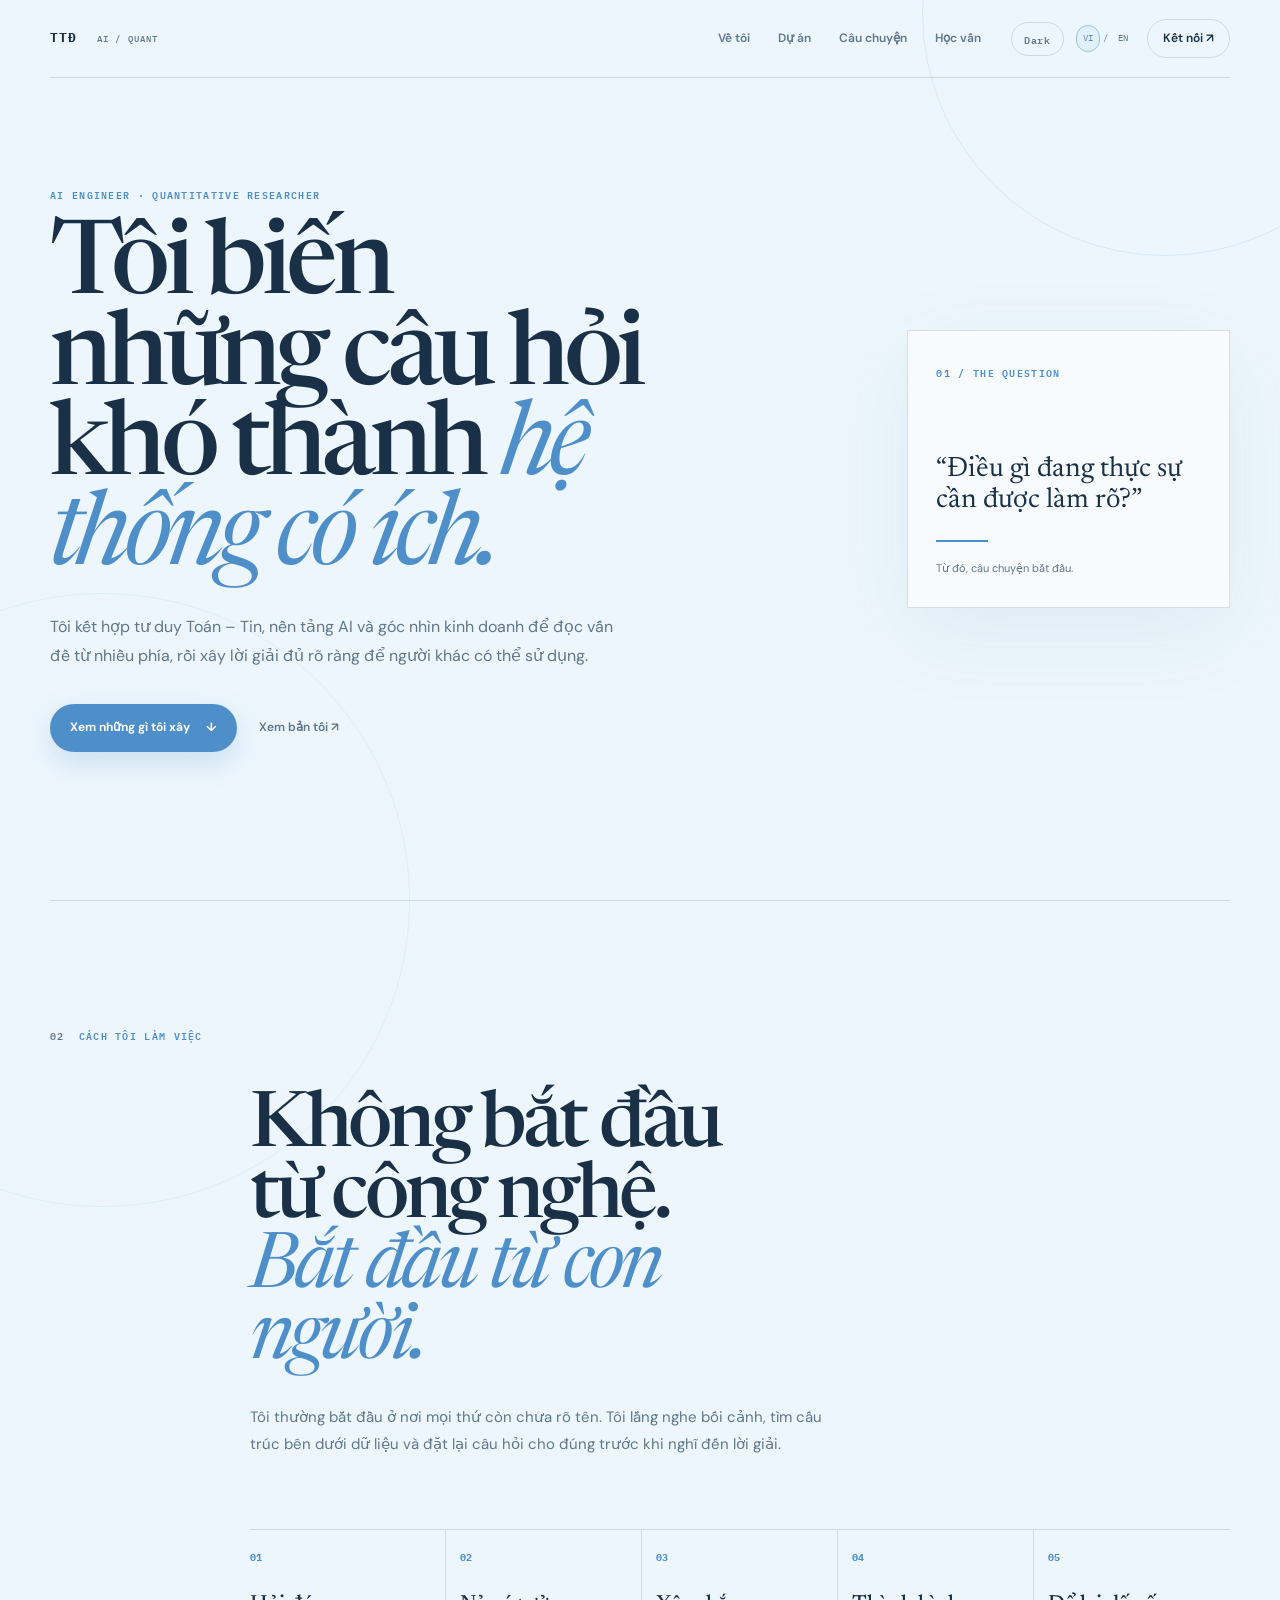
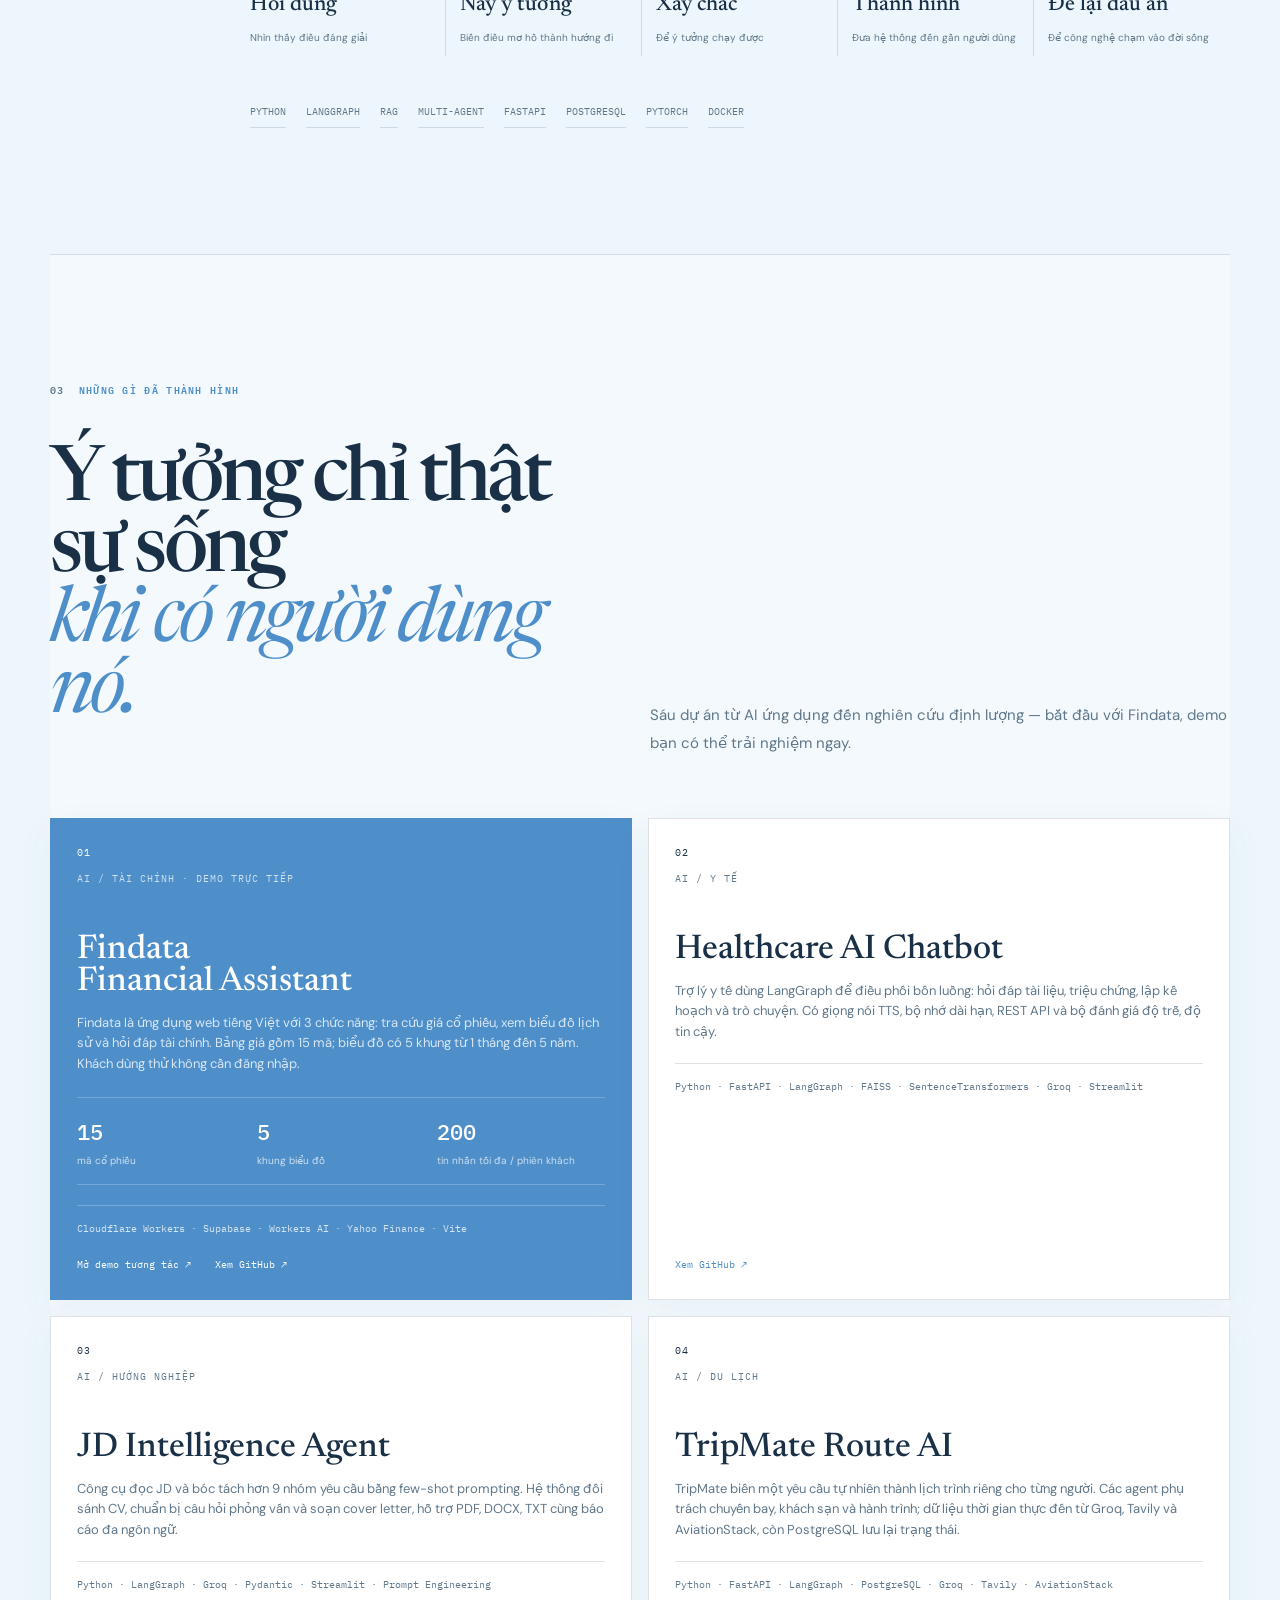
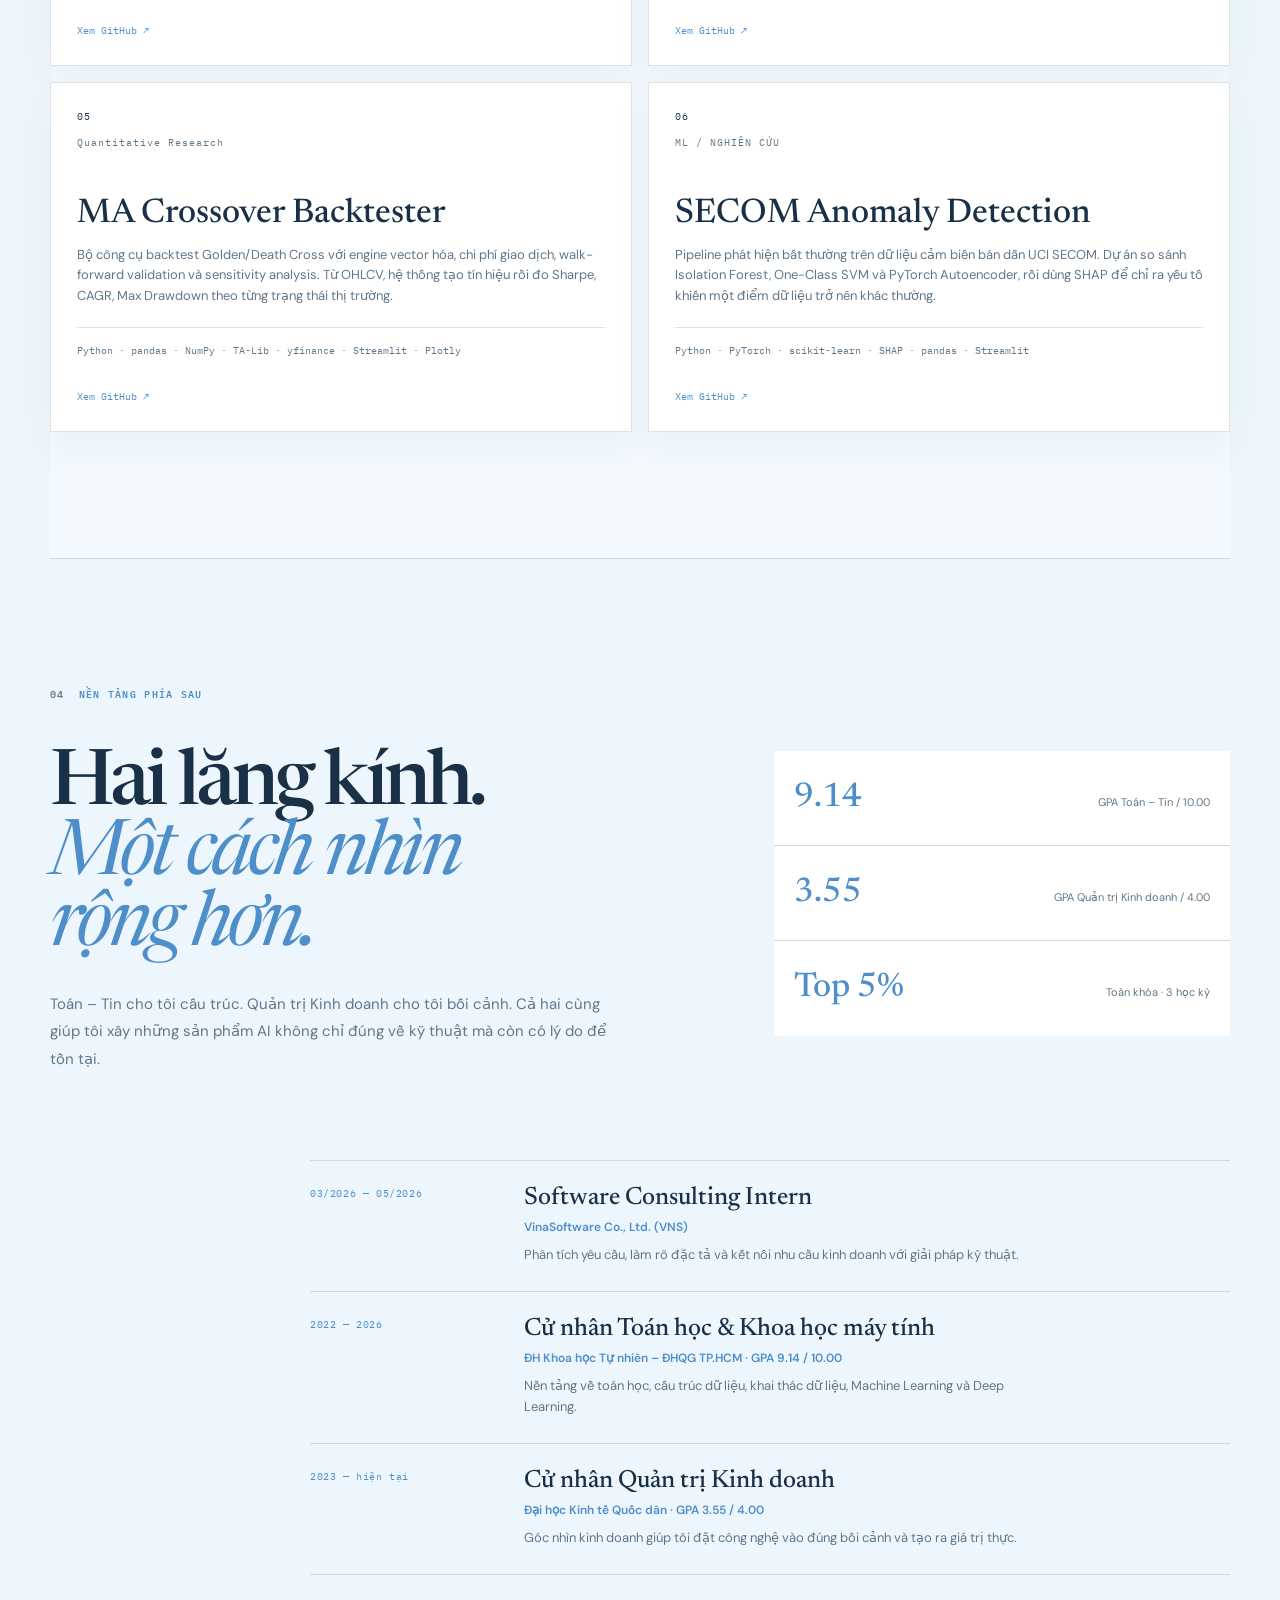
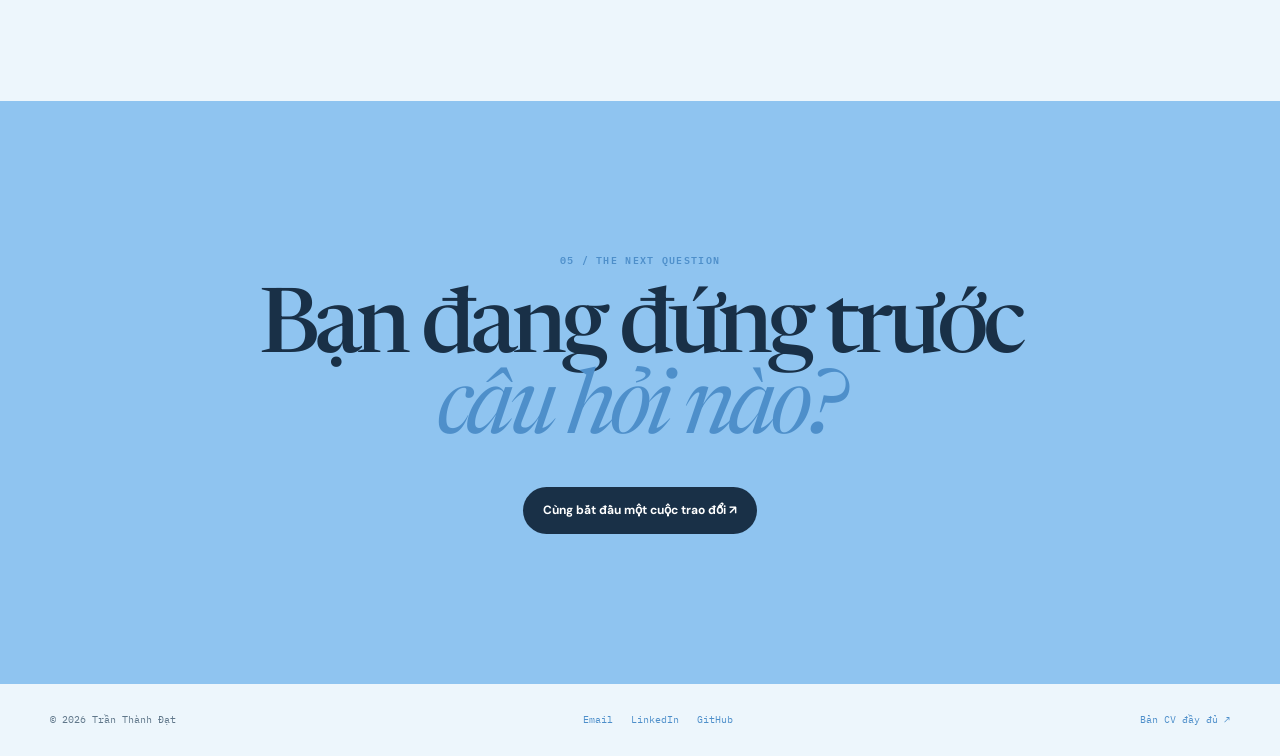
<file: index.html>
<!doctype html>
<html lang="vi" data-theme="light">
  <head>
    <meta charset="UTF-8" />
    <meta name="viewport" content="width=device-width, initial-scale=1.0" />
    <meta name="description" content="Trần Thành Đạt — AI Engineer and quantitative researcher combining mathematics, AI, and business to build useful systems." />
    <meta name="theme-color" content="#edf6fc" />
    <title>Trần Thành Đạt — AI &amp; Quantitative Research</title>
    <link rel="preconnect" href="https://fonts.googleapis.com" />
    <link rel="preconnect" href="https://fonts.gstatic.com" crossorigin />
    <link href="https://fonts.googleapis.com/css2?family=DM+Sans:wght@400;500;600;700&family=Newsreader:opsz,wght@6..72,400;6..72,500;6..72,600&family=IBM+Plex+Mono:wght@400;500;600;700&display=swap" rel="stylesheet" />
    <link rel="stylesheet" href="styles.css" />
  </head>
  <body class="light-page">
    <div class="light-orbit light-orbit--one" aria-hidden="true"></div>
    <div class="light-orbit light-orbit--two" aria-hidden="true"></div>
    <nav class="light-nav" aria-label="Main navigation">
      <a class="light-logo" href="index.html">TTĐ <span>AI / QUANT</span></a>
      <div class="light-nav-links" id="light-navigation">
        <a href="#story" data-i18n="lightNavAbout">Về tôi</a>
        <a href="#work" data-i18n="lightNavProjects">Dự án</a>
        <a href="journey.html" data-i18n="navJourney">Hành trình</a>
        <a href="#education" data-i18n="lightNavEducation">Học vấn</a>
      </div>
      <div class="light-nav-actions">
        <a class="light-theme-link" href="dark.html" aria-label="Mở phiên bản nền tối" data-i18n="lightThemeDark">Dark</a>
        <div class="light-language-switcher" aria-label="Language selector"><button class="light-lang-btn active" data-lang="vi" aria-pressed="true">VI</button><span>/</span><button class="light-lang-btn" data-lang="en" aria-pressed="false">EN</button></div>
        <a class="light-contact" href="mailto:tranthanhdat.hvt@gmail.com"><span data-i18n="lightContact">Kết nối</span> <span aria-hidden="true">↗</span></a>
      </div>
      <button class="light-menu-toggle" type="button" data-nav-toggle aria-expanded="false" aria-controls="light-navigation">
        <svg viewBox="0 0 24 24" fill="none" stroke="currentColor" stroke-width="1.8" aria-hidden="true"><path d="M4 7h16M4 12h16M4 17h16" /></svg>
        <span class="sr-only" data-i18n="menuOpen">Mở menu</span>
      </button>
    </nav>

    <main>
      <section class="light-hero" id="top">
        <div class="light-hero-copy">
          <p class="light-kicker" data-i18n="lightKicker">AI Engineer · Quantitative Researcher</p>
          <h1 data-i18n-html="lightHeroTitle">Tôi biến những câu hỏi khó thành <em>hệ thống có ích.</em></h1>
          <p class="light-lead" data-i18n="lightHeroLead">Tôi kết hợp tư duy Toán – Tin, nền tảng AI và góc nhìn kinh doanh để đọc vấn đề từ nhiều phía, rồi xây lời giải đủ rõ ràng để người khác có thể sử dụng.</p>
          <div class="light-actions">
            <a class="light-button" href="#work"><span data-i18n="lightHeroCta">Xem những gì tôi xây</span> <span aria-hidden="true">↓</span></a>
            <a class="light-text-link" href="dark.html"><span data-i18n="lightDarkLink">Xem bản tối</span> <span aria-hidden="true">↗</span></a>
          </div>
        </div>
        <div class="light-hero-note">
          <span class="light-note-index">01 / THE QUESTION</span>
          <p data-i18n="lightQuestion">“Điều gì đang thực sự cần được làm rõ?”</p>
          <span class="light-note-line"></span>
          <span class="light-note-caption" data-i18n="lightQuestionCaption">Từ đó, câu chuyện bắt đầu.</span>
        </div>
      </section>

      <section class="light-story" id="story">
        <div class="light-section-intro"><span>02</span><p data-i18n="lightStoryLabel">Cách tôi làm việc</p></div>
        <div class="light-story-content">
          <h2 data-i18n-html="lightStoryTitle">Không bắt đầu từ công nghệ.<br><em>Bắt đầu từ con người.</em></h2>
          <p data-i18n="lightStoryBody">Tôi thường bắt đầu ở nơi mọi thứ còn chưa rõ tên. Tôi lắng nghe bối cảnh, tìm cấu trúc bên dưới dữ liệu và đặt lại câu hỏi cho đúng trước khi nghĩ đến lời giải.</p>
          <div class="light-path" aria-label="Năm bước làm việc">
            <div><b>01</b><strong data-i18n="lightPath1">Hỏi đúng</strong><small data-i18n="lightPath1Detail">Nhìn thấy điều đáng giải</small></div>
            <div><b>02</b><strong data-i18n="lightPath2">Nảy ý tưởng</strong><small data-i18n="lightPath2Detail">Biến điều mơ hồ thành hướng đi</small></div>
            <div><b>03</b><strong data-i18n="lightPath3">Xây chắc</strong><small data-i18n="lightPath3Detail">Để ý tưởng chạy được</small></div>
            <div><b>04</b><strong data-i18n="lightPath4">Thành hình</strong><small data-i18n="lightPath4Detail">Đưa hệ thống đến gần người dùng</small></div>
            <div><b>05</b><strong data-i18n="lightPath5">Để lại dấu ấn</strong><small data-i18n="lightPath5Detail">Để công nghệ chạm vào đời sống</small></div>
          </div>
          <div class="light-techs" aria-label="Technology stack"><span>Python</span><span>LangGraph</span><span>RAG</span><span>Multi-Agent</span><span>FastAPI</span><span>PostgreSQL</span><span>PyTorch</span><span>Docker</span></div>
        </div>
      </section>

      <section class="light-work" id="work">
        <div class="light-section-intro"><span>03</span><p data-i18n="lightWorkLabel">Những gì đã thành hình</p></div>
        <div class="light-work-heading"><h2 data-i18n-html="lightWorkTitle">Ý tưởng chỉ thật sự sống<br><em>khi có người dùng nó.</em></h2><p data-i18n="lightWorkBody">Sáu dự án từ AI ứng dụng đến nghiên cứu định lượng — bắt đầu với Findata, demo bạn có thể trải nghiệm ngay.</p></div>
        <div class="light-projects light-projects--featured">
          <article class="light-project light-project--blue">
            <span class="light-project-number">01</span>
            <span class="light-project-type" data-i18n="lightProjectFinanceLive">AI / TÀI CHÍNH · DEMO TRỰC TIẾP</span>
            <h3>Findata<br>Financial Assistant</h3>
            <p data-i18n="project5">Findata là ứng dụng web tiếng Việt với 3 chức năng: tra cứu giá cổ phiếu, xem biểu đồ lịch sử và hỏi đáp tài chính. Bảng giá gồm 15 mã; biểu đồ có 5 khung từ 1 tháng đến 5 năm. Khách dùng thử không cần đăng nhập.</p>
            <div class="light-project-metrics">
              <span><strong>15</strong><small data-i18n="metricTickers">mã cổ phiếu</small></span>
              <span><strong>5</strong><small data-i18n="metricRanges">khung biểu đồ</small></span>
              <span><strong>200</strong><small data-i18n="metricMessages">tin nhắn tối đa / phiên khách</small></span>
            </div>
            <p class="light-project-stack">Cloudflare Workers · Supabase · Workers AI · Yahoo Finance · Vite</p>
            <div class="light-project-actions">
              <a class="light-project-arrow" href="https://ai-financial-assistant.nhattubut.workers.dev/" target="_blank" rel="noopener noreferrer" data-i18n="lightDemo">Mở demo tương tác ↗</a>
              <a class="light-project-arrow" href="https://github.com/Dartrint/AI-Financial-Assistant" target="_blank" rel="noopener noreferrer" data-i18n="lightGithub">Xem GitHub ↗</a>
            </div>
          </article>
          <article class="light-project">
            <span class="light-project-number">02</span>
            <span class="light-project-type" data-i18n="lightProjectHealthcare">AI / Y TẾ</span>
            <h3>Healthcare AI Chatbot</h3>
            <p data-i18n="project1">Trợ lý y tế dùng LangGraph để điều phối bốn luồng: hỏi đáp tài liệu, triệu chứng, lập kế hoạch và trò chuyện. Có giọng nói TTS, bộ nhớ dài hạn, REST API và bộ đánh giá độ trễ, độ tin cậy.</p>
            <p class="light-project-stack">Python · FastAPI · LangGraph · FAISS · SentenceTransformers · Groq · Streamlit</p>
            <div class="light-project-actions">
              <a class="light-project-arrow" href="https://github.com/Dartrint/Healthcare-chatbot" target="_blank" rel="noopener noreferrer" data-i18n="lightGithub">Xem GitHub ↗</a>
            </div>
          </article>
          <article class="light-project">
            <span class="light-project-number">03</span>
            <span class="light-project-type" data-i18n="lightProjectCareer">AI / HƯỚNG NGHIỆP</span>
            <h3>JD Intelligence Agent</h3>
            <p data-i18n="project2">Công cụ đọc JD và bóc tách hơn 9 nhóm yêu cầu bằng few-shot prompting. Hệ thống đối sánh CV, chuẩn bị câu hỏi phỏng vấn và soạn cover letter, hỗ trợ PDF, DOCX, TXT cùng báo cáo đa ngôn ngữ.</p>
            <p class="light-project-stack">Python · LangGraph · Groq · Pydantic · Streamlit · Prompt Engineering</p>
            <div class="light-project-actions">
              <a class="light-project-arrow" href="https://github.com/Dartrint/Job-Application-Agent" target="_blank" rel="noopener noreferrer" data-i18n="lightGithub">Xem GitHub ↗</a>
            </div>
          </article>
          <article class="light-project">
            <span class="light-project-number">04</span>
            <span class="light-project-type" data-i18n="lightProjectTravel">AI / DU LỊCH</span>
            <h3>TripMate Route AI</h3>
            <p data-i18n="project3">TripMate biến một yêu cầu tự nhiên thành lịch trình riêng cho từng người. Các agent phụ trách chuyến bay, khách sạn và hành trình; dữ liệu thời gian thực đến từ Groq, Tavily và AviationStack, còn PostgreSQL lưu lại trạng thái.</p>
            <p class="light-project-stack">Python · FastAPI · LangGraph · PostgreSQL · Groq · Tavily · AviationStack</p>
            <div class="light-project-actions">
              <a class="light-project-arrow" href="https://github.com/Dartrint/TripMate" target="_blank" rel="noopener noreferrer" data-i18n="lightGithub">Xem GitHub ↗</a>
            </div>
          </article>
          <article class="light-project">
            <span class="light-project-number">05</span>
            <span class="light-project-type" data-i18n="catQuant">Nghiên cứu định lượng</span>
            <h3>MA Crossover Backtester</h3>
            <p data-i18n="project4">Bộ công cụ backtest Golden/Death Cross với engine vector hóa, chi phí giao dịch, walk-forward validation và sensitivity analysis. Từ OHLCV, hệ thống tạo tín hiệu rồi đo Sharpe, CAGR, Max Drawdown theo từng trạng thái thị trường.</p>
            <p class="light-project-stack">Python · pandas · NumPy · TA-Lib · yfinance · Streamlit · Plotly</p>
            <div class="light-project-actions">
              <a class="light-project-arrow" href="https://github.com/Dartrint/ma-crossover-strategy" target="_blank" rel="noopener noreferrer" data-i18n="lightGithub">Xem GitHub ↗</a>
            </div>
          </article>
          <article class="light-project">
            <span class="light-project-number">06</span>
            <span class="light-project-type" data-i18n="lightProjectResearch">ML / NGHIÊN CỨU</span>
            <h3>SECOM Anomaly Detection</h3>
            <p data-i18n="project6">Pipeline phát hiện bất thường trên dữ liệu cảm biến bán dẫn UCI SECOM. Dự án so sánh Isolation Forest, One-Class SVM và PyTorch Autoencoder, rồi dùng SHAP để chỉ ra yếu tố khiến một điểm dữ liệu trở nên khác thường.</p>
            <p class="light-project-stack">Python · PyTorch · scikit-learn · SHAP · pandas · Streamlit</p>
            <div class="light-project-actions">
              <a class="light-project-arrow" href="https://github.com/Dartrint/secom_project" target="_blank" rel="noopener noreferrer" data-i18n="lightGithub">Xem GitHub ↗</a>
            </div>
          </article>
        </div>
      </section>

      <section class="light-education" id="education">
        <div class="light-section-intro"><span>04</span><p data-i18n="lightEducationLabel">Nền tảng phía sau</p></div>
        <div class="light-education-grid">
          <div><h2 data-i18n-html="lightEducationTitle">Hai lăng kính.<br><em>Một cách nhìn rộng hơn.</em></h2><p data-i18n="lightEducationBody">Toán – Tin cho tôi cấu trúc. Quản trị Kinh doanh cho tôi bối cảnh. Cả hai cùng giúp tôi xây những sản phẩm AI không chỉ đúng về kỹ thuật mà còn có lý do để tồn tại.</p></div>
          <div class="light-credentials"><div><strong>9.14</strong><span data-i18n="lightGpaMath">GPA Toán – Tin / 10.00</span></div><div><strong>3.55</strong><span data-i18n="lightGpaBusiness">GPA Quản trị Kinh doanh / 4.00</span></div><div><strong>Top 5%</strong><span data-i18n="lightRank">Toàn khóa · 3 học kỳ</span></div></div>
        </div>
        <div class="light-education-timeline">
          <article><span>03/2026 — 05/2026</span><div><h3>Software Consulting Intern</h3><p>VinaSoftware Co., Ltd. (VNS)</p><small data-i18n="lightExpBody">Phân tích yêu cầu, làm rõ đặc tả và kết nối nhu cầu kinh doanh với giải pháp kỹ thuật.</small></div></article>
          <article><span>2022 — 2026</span><div><h3 data-i18n="lightDegreeMath">Cử nhân Toán học &amp; Khoa học máy tính</h3><p data-i18n="lightSchoolMath">ĐH Khoa học Tự nhiên – ĐHQG TP.HCM · GPA 9.14 / 10.00</p><small data-i18n="lightDegreeMathBody">Nền tảng về toán học, cấu trúc dữ liệu, khai thác dữ liệu, Machine Learning và Deep Learning.</small></div></article>
          <article><span>2023 — <span data-i18n="lightPresent">hiện tại</span></span><div><h3 data-i18n="lightDegreeBusiness">Cử nhân Quản trị Kinh doanh</h3><p data-i18n="lightSchoolBusiness">Đại học Kinh tế Quốc dân · GPA 3.55 / 4.00</p><small data-i18n="lightDegreeBusinessBody">Góc nhìn kinh doanh giúp tôi đặt công nghệ vào đúng bối cảnh và tạo ra giá trị thực.</small></div></article>
        </div>
      </section>

      <section class="light-close"><p>05 / THE NEXT QUESTION</p><h2 data-i18n-html="lightCloseTitle">Bạn đang đứng trước<br><em>câu hỏi nào?</em></h2><a class="light-button light-button--dark" href="mailto:tranthanhdat.hvt@gmail.com" data-i18n="lightCloseCta">Cùng bắt đầu một cuộc trao đổi <span aria-hidden="true">↗</span></a></section>
    </main>
    <footer class="light-footer">
      <span>© 2026 Trần Thành Đạt</span>
      <nav class="light-footer-socials" aria-label="Social links">
        <a href="mailto:tranthanhdat.hvt@gmail.com">Email</a>
        <a href="https://www.linkedin.com/in/%C4%91%E1%BA%A1t-tr%E1%BA%A7n-958337251" target="_blank" rel="noopener noreferrer">LinkedIn</a>
        <a href="https://github.com/Dartrint" target="_blank" rel="noopener noreferrer">GitHub</a>
      </nav>
      <a href="dark.html" data-i18n="lightFullCv">Bản CV đầy đủ ↗</a>
    </footer>
    <script src="script.js"></script>
  </body>
</html>
</file>
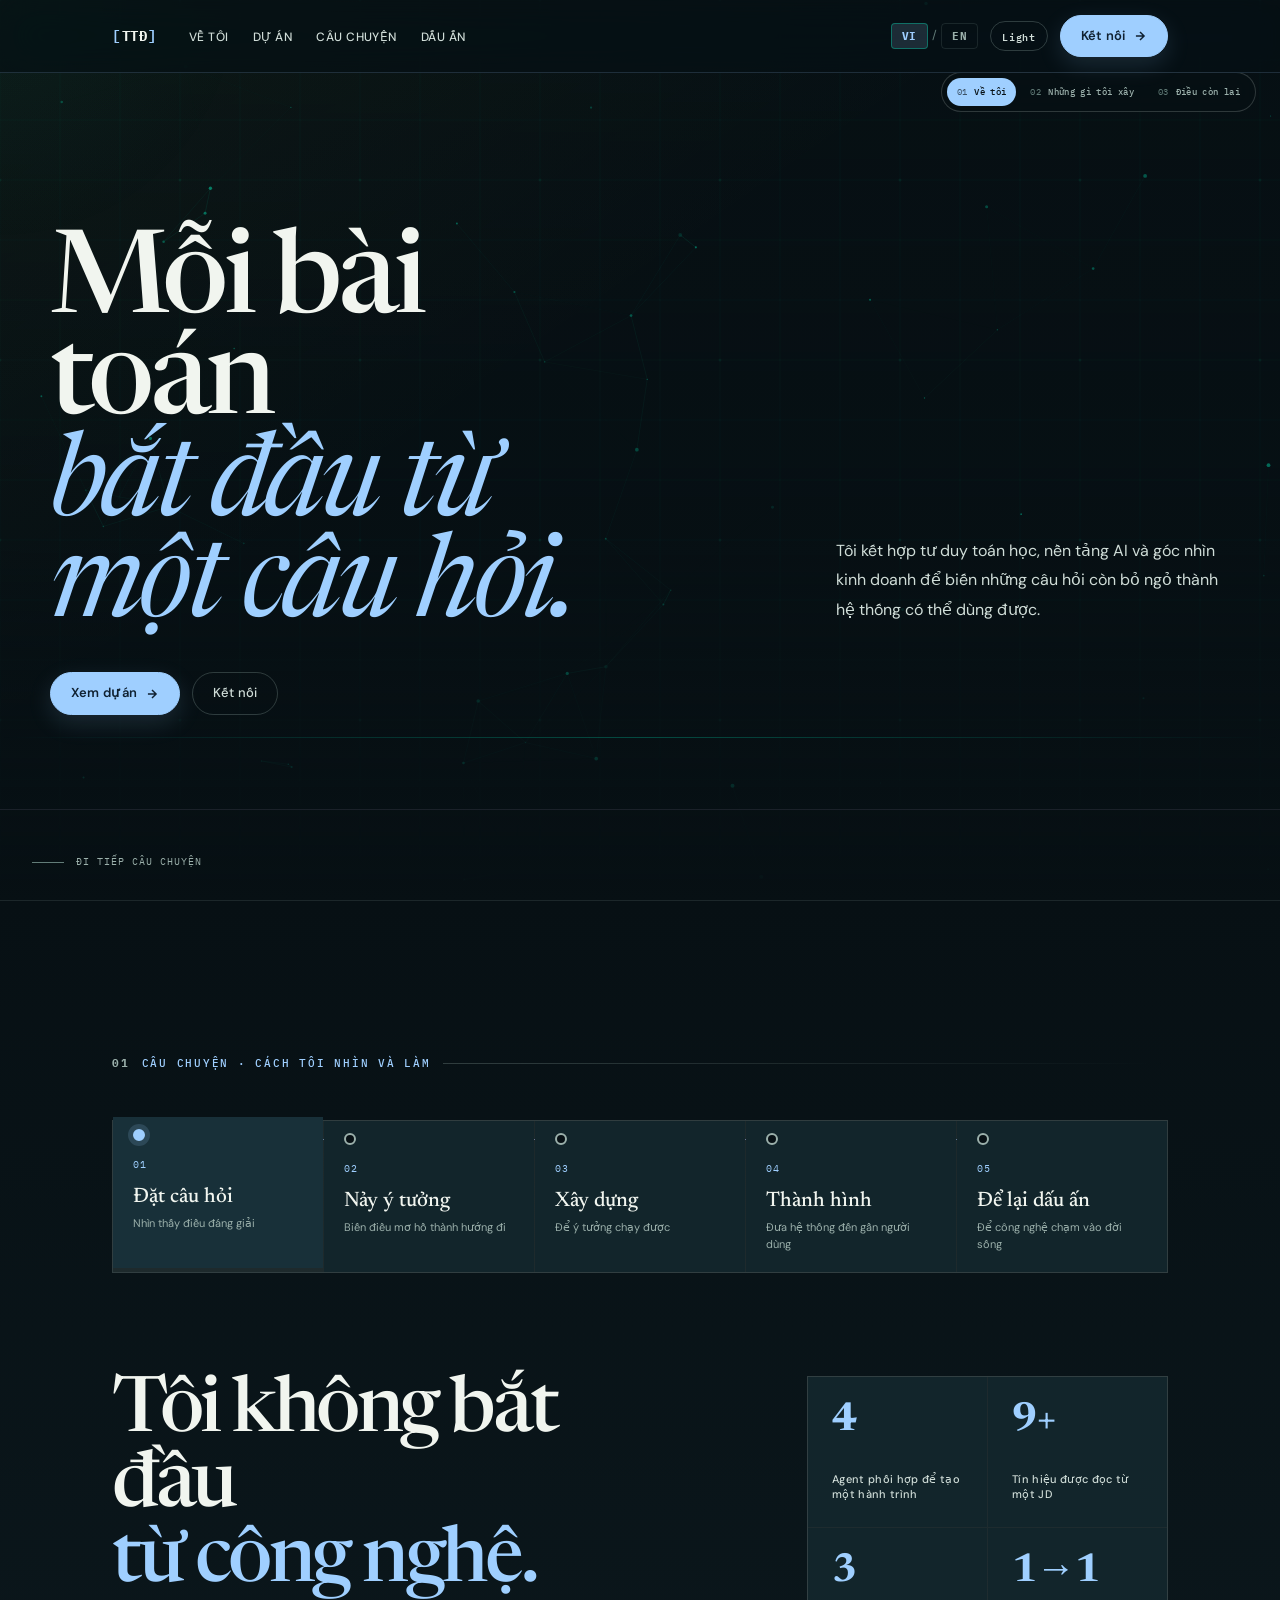
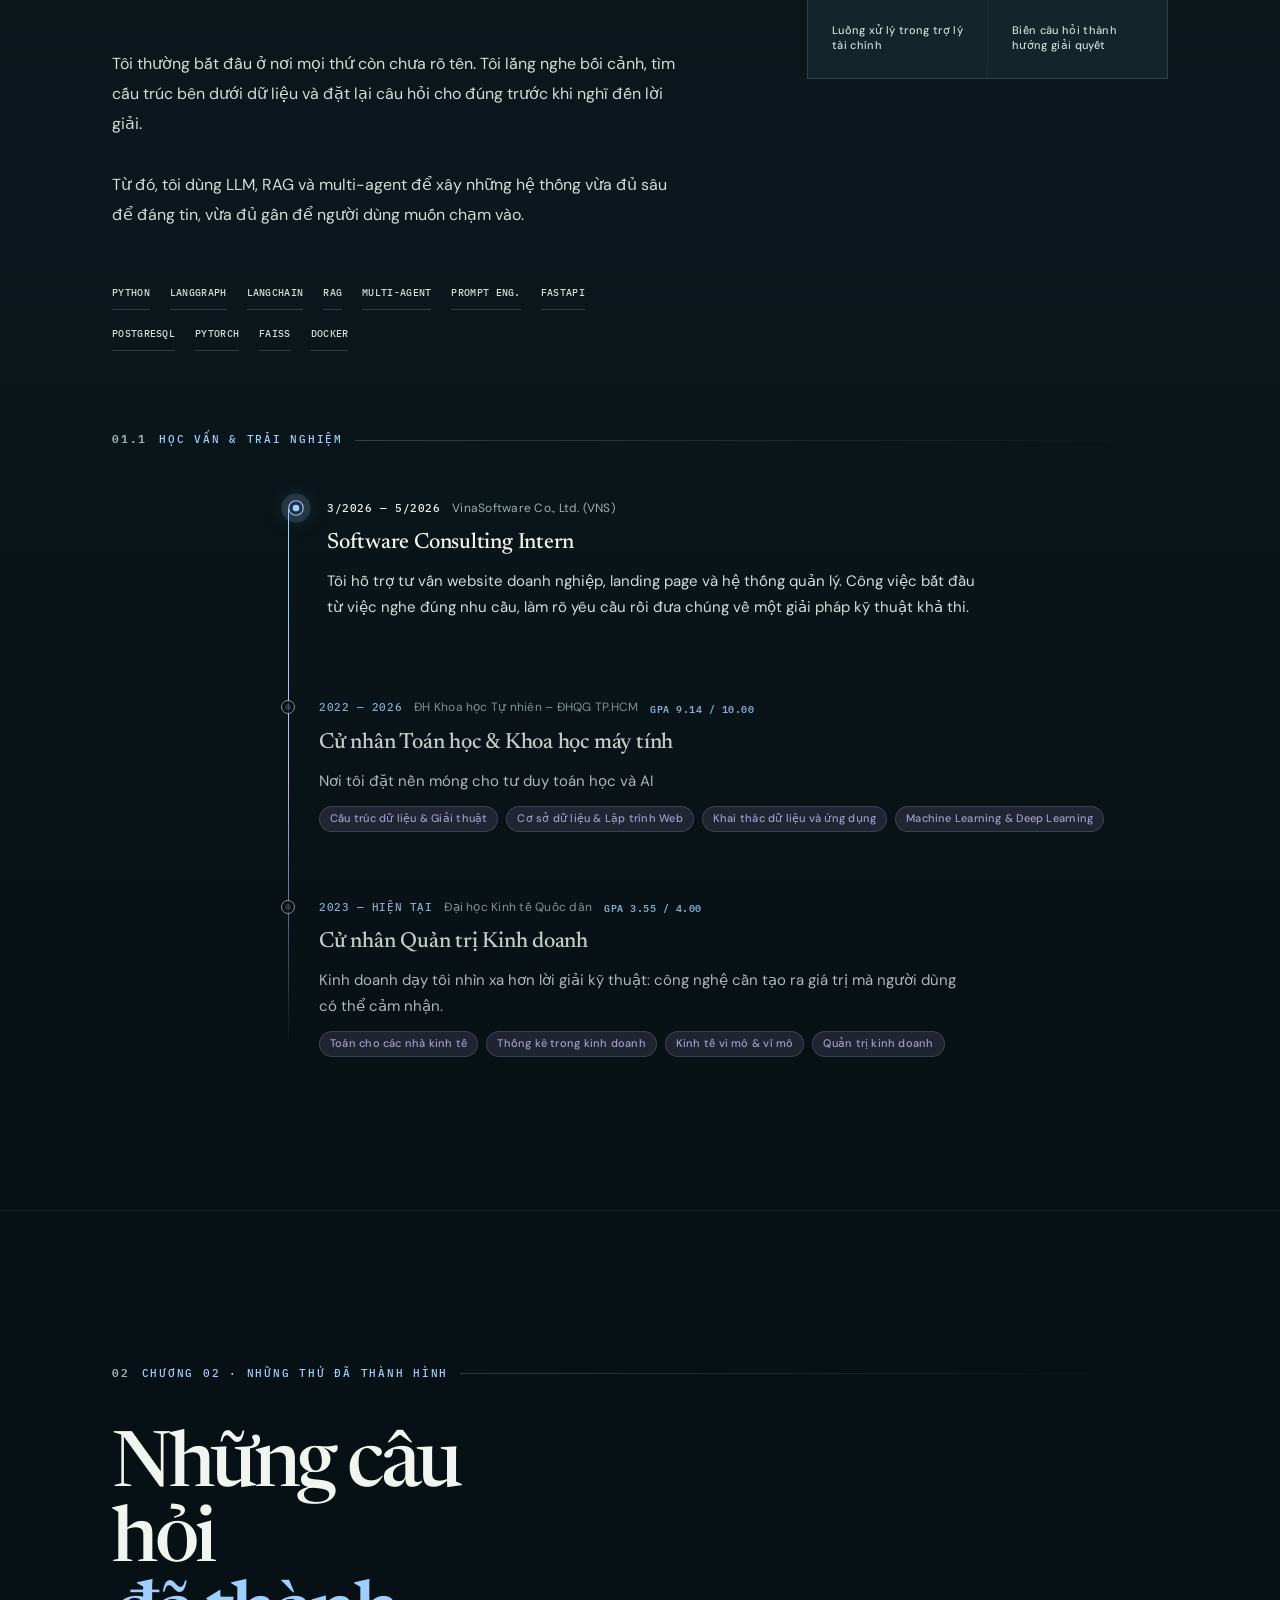
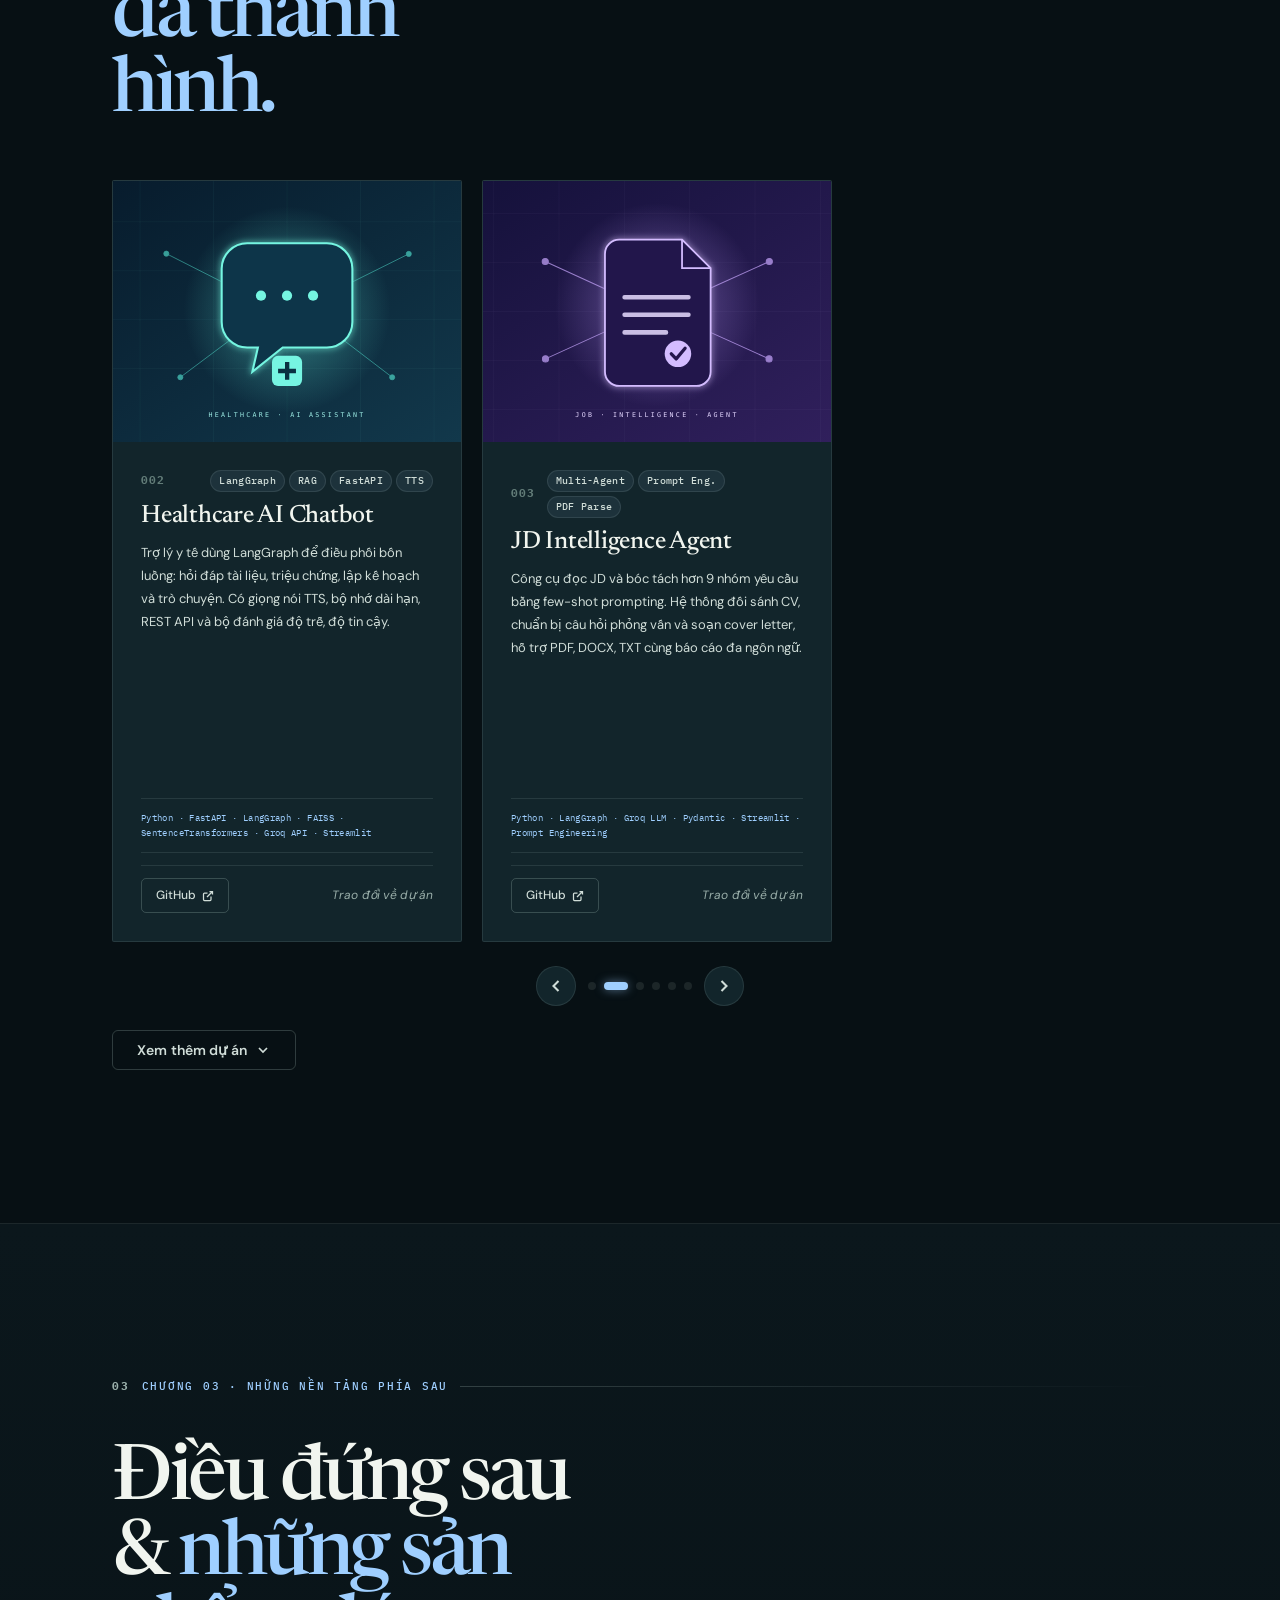
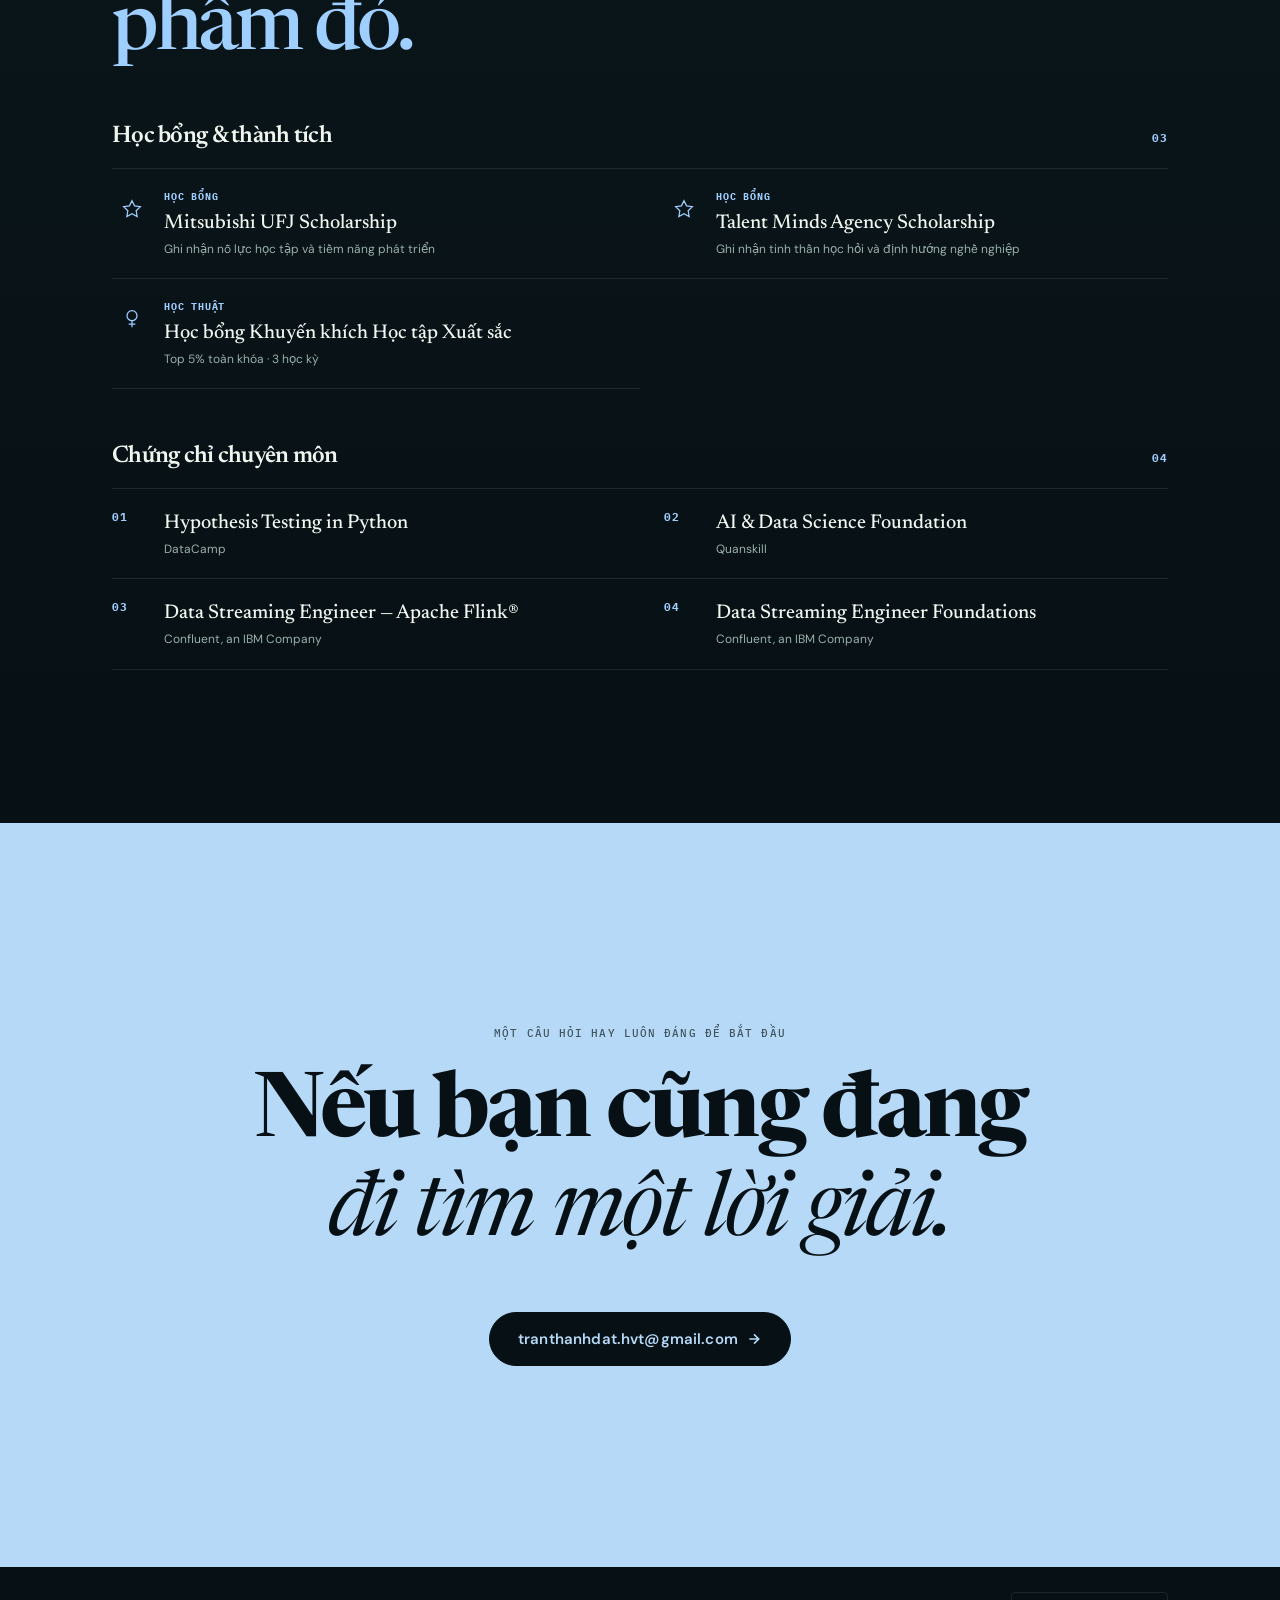
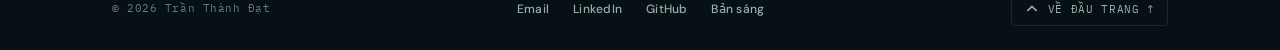
<file: dark.html>
<!doctype html>
<html lang="vi" data-theme="dark">
  <head>
    <meta charset="UTF-8" />
    <meta name="viewport" content="width=device-width, initial-scale=1.0" />
    <meta name="description" content="Trần Thành Đạt — AI Engineer and quantitative researcher combining mathematics, AI, and business to build useful systems." />
    <meta name="theme-color" content="#080c10" />
    <title>Trần Thành Đạt — AI &amp; Quantitative Research</title>
    <link rel="preconnect" href="https://fonts.googleapis.com" />
    <link rel="preconnect" href="https://fonts.gstatic.com" crossorigin />
    <link href="https://fonts.googleapis.com/css2?family=DM+Sans:wght@400;500;600;700&family=Newsreader:opsz,wght@6..72,400;6..72,500;6..72,600&family=IBM+Plex+Mono:wght@400;500;600;700&display=swap" rel="stylesheet" />
    <link rel="stylesheet" href="styles.css" />
  </head>
  <body>
    <!--
      THESIS: Một portfolio có thể được nhớ như một câu chuyện, không chỉ như một bảng thành tích.
      OWN-WORLD: Sân khấu đêm với các đường chân trời dữ liệu, chữ sáng rõ và những nhịp chuyển có chủ đích.
      STORY: Người xem đi từ câu hỏi, qua tư duy và hệ thống, đến bằng chứng rồi chủ động kết nối.
      FIRST VIEWPORT: Câu mở đầu lớn ở trung tâm, CTA rõ ràng và đường dây ba nhịp Hỏi đúng / Xây chắc / Tạo ích ngay bên dưới.
      FORM: Experience / story-led horizon, seed 5c033070.
      FINISH: unreviewed and undocumented is unfinished; this build ends with the finish review, the verdict, and DESIGN.md
    -->

    <!-- Background canvas -->
    <canvas id="bgCanvas" aria-hidden="true"></canvas>
    <div class="cursor-glow" id="cursorGlow" aria-hidden="true"></div>

    <!-- Navigation -->
    <nav class="nav" id="nav" role="navigation" aria-label="Main navigation">
      <div class="nav-inner">
        <a class="nav-logo" href="#top" aria-label="Trần Thành Đạt — trang chủ">
          <span class="logo-bracket" aria-hidden="true">[</span>
          <span class="logo-text">TTĐ</span>
          <span class="logo-bracket" aria-hidden="true">]</span>
        </a>
        <ul class="nav-links" id="primary-navigation" role="list">
          <li><a class="nav-link" href="#about" data-i18n="navAbout">Về tôi</a></li>
          <li><a class="nav-link" href="#projects" data-i18n="navProjects">Dự án</a></li>
          <li><a class="nav-link" href="journey.html" data-i18n="navJourney">Hành trình</a></li>
          <li><a class="nav-link" href="#recognition" data-i18n="navRecognition">Dấu ấn</a></li>
        </ul>
        <div class="nav-actions">
          <div class="language-switcher" aria-label="Language selector">
            <button class="lang-btn active" data-lang="vi" aria-pressed="true">VI</button>
            <span class="lang-sep" aria-hidden="true">/</span>
            <button class="lang-btn" data-lang="en" aria-pressed="false">EN</button>
          </div>
          <a class="theme-link" href="index.html" data-i18n="lightMode" aria-label="Mở phiên bản nền sáng">Light</a>
          <a class="btn-primary" href="mailto:tranthanhdat.hvt@gmail.com" aria-label="Liên hệ qua email">
            <span data-i18n="headerCta">Kết nối</span>
            <svg width="14" height="14" viewBox="0 0 24 24" fill="none" stroke="currentColor" stroke-width="2.5" aria-hidden="true"><path d="M5 12h14M12 5l7 7-7 7"/></svg>
          </a>
        </div>
        <button class="nav-menu-toggle" type="button" data-nav-toggle aria-expanded="false" aria-controls="primary-navigation">
          <svg viewBox="0 0 24 24" fill="none" stroke="currentColor" stroke-width="1.8" aria-hidden="true"><path d="M4 7h16M4 12h16M4 17h16" /></svg>
          <span class="sr-only" data-i18n="menuOpen">Mở menu</span>
        </button>
      </div>
    </nav>
    <div class="nav-story-progress" aria-label="Vị trí trong câu chuyện">
      <a href="#about" class="story-progress-item active" data-progress-target="about"><span>01</span><strong data-i18n="progressAbout">Về tôi</strong></a>
      <a href="#projects" class="story-progress-item" data-progress-target="projects"><span>02</span><strong data-i18n="progressProjects">Những gì tôi xây</strong></a>
      <a href="#recognition" class="story-progress-item" data-progress-target="recognition"><span>03</span><strong data-i18n="progressRecognition">Điều còn lại</strong></a>
    </div>

    <!-- Hero -->
    <section class="hero" id="top" aria-labelledby="heroHeading">
      <div class="hero-inner">
        <h1 class="hero-title reveal" id="heroHeading">
          <span data-i18n-html="heroTitle">Mỗi bài toán<br><em>bắt đầu từ một câu hỏi.</em></span>
        </h1>
        <p class="hero-desc reveal" data-i18n="heroDescription">Tôi học song song Toán – Tin (GPA 9.14) và Quản trị Kinh doanh (GPA 3.55) tại VNUHCM-US và NEU. Tôi xây hệ thống AI từ LLM, RAG đến multi-agent, để dữ liệu trở thành những quyết định sáng rõ hơn.</p>
        <div class="hero-cta reveal">
          <a class="btn-primary" href="#projects" aria-label="Xem dự án">
            <span data-i18n="viewProjects">Xem dự án</span>
            <svg width="14" height="14" viewBox="0 0 24 24" fill="none" stroke="currentColor" stroke-width="2.5" aria-hidden="true"><path d="M5 12h14M12 5l7 7-7 7"/></svg>
          </a>
          <a class="btn-ghost" href="mailto:tranthanhdat.hvt@gmail.com">
            <span data-i18n="headerCta">Liên hệ</span>
          </a>
        </div>
      </div>
      <div class="hero-scroll" aria-hidden="true">
        <div class="scroll-line"></div>
        <span class="scroll-text" data-i18n="scroll">Đi tiếp câu chuyện</span>
      </div>
    </section>

    <!-- About -->
    <section class="about section" id="about" aria-labelledby="aboutHeading">
      <div class="container">
        <div class="section-label reveal">
          <span class="label-num" aria-hidden="true">01</span>
          <span data-i18n="aboutLabel">Câu chuyện · Cách tôi nhìn và làm</span>
        </div>
        <div class="integrated-story reveal" aria-label="Các chặng trong câu chuyện">
          <div class="integrated-story-line" aria-hidden="true"></div>
          <article class="integrated-step integrated-step--active">
            <span class="integrated-step-index">01</span>
            <h3 data-i18n="storyQuestion">Đặt câu hỏi</h3>
            <p data-i18n="storyQuestionDetail">Nhìn thấy điều đáng giải</p>
          </article>
          <article class="integrated-step">
            <span class="integrated-step-index">02</span>
            <h3 data-i18n="storyIdea">Nảy ý tưởng</h3>
            <p data-i18n="storyIdeaDetail">Biến điều mơ hồ thành hướng đi</p>
          </article>
          <article class="integrated-step">
            <span class="integrated-step-index">03</span>
            <h3 data-i18n="storyBuild">Xây dựng</h3>
            <p data-i18n="storyBuildDetail">Để ý tưởng chạy được</p>
          </article>
          <article class="integrated-step">
            <span class="integrated-step-index">04</span>
            <h3 data-i18n="storyProduct">Thành hình</h3>
            <p data-i18n="storyProductDetail">Đưa hệ thống đến gần người dùng</p>
          </article>
          <article class="integrated-step">
            <span class="integrated-step-index">05</span>
            <h3 data-i18n="storyImpact">Để lại dấu ấn</h3>
            <p data-i18n="storyImpactDetail">Để công nghệ chạm vào đời sống</p>
          </article>
        </div>
        <div class="about-grid">
          <div class="about-text">
            <h2 class="section-heading reveal" id="aboutHeading" data-i18n-html="aboutHeading">Tôi không bắt đầu<br><span>từ công nghệ.</span></h2>
            <p class="about-para reveal" data-i18n="aboutText1">Tôi học Toán – Khoa học máy tính cùng Quản trị Kinh doanh để nhìn một bài toán trọn vẹn hơn: từ dữ liệu, thuật toán đến giá trị tạo ra cho con người và tổ chức.</p>
            <p class="about-para reveal" data-i18n="aboutText2">Tôi theo đuổi AI Engineering và Quantitative Research, tập trung vào những hệ thống LLM mạch lạc, RAG đáng tin cậy và multi-agent giải quyết được việc thật.</p>
            <div class="tech-stack reveal" aria-label="Tech stack">
              <span class="tech-tag">Python</span>
              <span class="tech-tag">LangGraph</span>
              <span class="tech-tag">LangChain</span>
              <span class="tech-tag">RAG</span>
              <span class="tech-tag">Multi-Agent</span>
              <span class="tech-tag">Prompt Eng.</span>
              <span class="tech-tag">FastAPI</span>
              <span class="tech-tag">PostgreSQL</span>
              <span class="tech-tag">PyTorch</span>
              <span class="tech-tag">FAISS</span>
              <span class="tech-tag">Docker</span>
            </div>
          </div>
          <div class="stats-grid reveal">
            <div class="stat-card">
              <span class="stat-value">4</span>
              <span class="stat-label" data-i18n="statAgents">Agent phối hợp để tạo một hành trình</span>
            </div>
            <div class="stat-card">
              <span class="stat-value">9+</span>
              <span class="stat-label" data-i18n="statDimensions">Tín hiệu được đọc từ một JD</span>
            </div>
            <div class="stat-card">
              <span class="stat-value">3</span>
              <span class="stat-label" data-i18n="statBba">Luồng xử lý trong trợ lý tài chính</span>
            </div>
            <div class="stat-card">
              <span class="stat-value">1→1</span>
              <span class="stat-label" data-i18n="statLlms">Biến câu hỏi thành hướng giải quyết</span>
            </div>
          </div>
        </div>

        <!-- Education & Experience -->
        <div class="section-label reveal" style="margin-top: 80px;">
          <span class="label-num" aria-hidden="true">01.1</span>
          <span data-i18n="educationLabel">Học vấn & trải nghiệm</span>
        </div>
        <div class="timeline reveal">
          <div class="timeline-item">
            <div class="timeline-dot active" aria-hidden="true"></div>
            <div class="timeline-content">
              <div class="timeline-meta">
                <span class="timeline-year">3/2026 — 5/2026</span>
                <span class="timeline-org" data-i18n="consultingOrg">VinaSoftware Co., Ltd. (VNS)</span>
              </div>
              <h3 class="timeline-title" data-i18n="roleConsulting">Software Consulting Intern</h3>
              <p class="timeline-desc" data-i18n="consultingText">Tôi hỗ trợ tư vấn website doanh nghiệp, landing page và hệ thống quản lý. Công việc bắt đầu từ việc nghe đúng nhu cầu, làm rõ yêu cầu rồi đưa chúng về một giải pháp kỹ thuật khả thi.</p>
            </div>
          </div>
          <div class="timeline-item">
            <div class="timeline-dot" aria-hidden="true"></div>
            <div class="timeline-content">
              <div class="timeline-meta">
                <span class="timeline-year">2022 — 2026</span>
                <span class="timeline-org" data-i18n="vnuhcm">ĐH Khoa học Tự nhiên – ĐHQG TP.HCM</span>
                <span class="timeline-gpa">GPA 9.14 / 10.00</span>
              </div>
              <h3 class="timeline-title" data-i18n="degreeCs">Cử nhân Toán học & Khoa học máy tính</h3>
              <p class="timeline-desc" data-i18n="vnuhcmText">Nơi tôi đặt nền móng cho tư duy toán học và AI</p>
              <div class="coursework-tags" aria-label="Relevant coursework">
                <span class="course-tag" data-i18n="vnuhcmCourse1">Cấu trúc dữ liệu & Giải thuật</span>
                <span class="course-tag" data-i18n="vnuhcmCourse2">Cơ sở dữ liệu & Lập trình Web</span>
                <span class="course-tag" data-i18n="vnuhcmCourse3">Khai thác dữ liệu và ứng dụng</span>
                <span class="course-tag" data-i18n="vnuhcmCourse4">Machine Learning & Deep Learning</span>
              </div>
            </div>
          </div>
          <div class="timeline-item">
            <div class="timeline-dot" aria-hidden="true"></div>
            <div class="timeline-content">
              <div class="timeline-meta">
                <span class="timeline-year">2023 — <span data-i18n="present">NAY</span></span>
                <span class="timeline-org" data-i18n="neu">Đại học Kinh tế Quốc dân</span>
                <span class="timeline-gpa">GPA 3.55 / 4.00</span>
              </div>
              <h3 class="timeline-title" data-i18n="degreeBba">Cử nhân Quản trị Kinh doanh</h3>
              <p class="timeline-desc" data-i18n="neuText">Kinh doanh dạy tôi nhìn xa hơn lời giải kỹ thuật: công nghệ cần tạo ra giá trị mà người dùng có thể cảm nhận.</p>
              <div class="coursework-tags" aria-label="Relevant coursework">
                <span class="course-tag" data-i18n="neuCourse1">Toán cho các nhà kinh tế</span>
                <span class="course-tag" data-i18n="neuCourse2">Thống kê trong kinh doanh</span>
                <span class="course-tag" data-i18n="neuCourse3">Kinh tế vi mô & vĩ mô</span>
                <span class="course-tag" data-i18n="neuCourse4">Quản trị kinh doanh</span>
              </div>
            </div>
          </div>
        </div>
      </div>
    </section>

    <!-- Projects -->
    <section class="projects section" id="projects" aria-labelledby="projectsHeading">
      <div class="container">
        <div class="section-label reveal">
          <span class="label-num" aria-hidden="true">02</span>
          <span data-i18n="workLabel">Chương 02 · Những thứ đã thành hình</span>
        </div>
        <h2 class="section-heading reveal" id="projectsHeading" data-i18n-html="projectHeading">Những câu hỏi<br><span>đã thành hình.</span></h2>

        <div class="projects-carousel" id="projectsCarousel">
          <div class="projects-track" id="projectsTrack">
            <article class="project-card project-card--quant reveal" aria-labelledby="p5Title">
              <div class="project-image project-image--quant">
                <svg viewBox="0 0 1536 1024" preserveAspectRatio="xMidYMid slice" role="img" aria-label="AI Financial Assistant architecture">
                  <defs>
                    <linearGradient id="bgQ5" x1="0" y1="0" x2="0" y2="1">
                      <stop offset="0%" stop-color="#0d1219"/>
                      <stop offset="100%" stop-color="#080c10"/>
                    </linearGradient>
                    <radialGradient id="nodeQ5" cx="50%" cy="50%" r="50%">
                      <stop offset="0%" stop-color="#7c6dfa" stop-opacity="0.25"/>
                      <stop offset="100%" stop-color="#7c6dfa" stop-opacity="0"/>
                    </radialGradient>
                  </defs>
                  <rect width="1536" height="1024" fill="url(#bgQ5)"/>
                  <g opacity="0.05" stroke="#7c6dfa" stroke-width="1">
                    <line x1="0" y1="256" x2="1536" y2="256"/>
                    <line x1="0" y1="512" x2="1536" y2="512"/>
                    <line x1="0" y1="768" x2="1536" y2="768"/>
                  </g>
                  <circle cx="768" cy="512" r="240" fill="url(#nodeQ5)"/>
                  <g font-family="IBM Plex Mono" font-weight="700" text-anchor="middle">
                    <rect x="200" y="200" width="240" height="80" rx="8" fill="#141c29" stroke="#7c6dfa" stroke-width="1.5"/>
                    <text x="320" y="248" fill="#a8b8cc" font-size="22">Cloudflare Worker</text>
                    <rect x="1096" y="200" width="240" height="80" rx="8" fill="#141c29" stroke="#00d4aa" stroke-width="1.5"/>
                    <text x="1216" y="248" fill="#a8b8cc" font-size="22">Yahoo Finance</text>
                    <rect x="200" y="744" width="240" height="80" rx="8" fill="#141c29" stroke="#00d4aa" stroke-width="1.5"/>
                    <text x="320" y="792" fill="#a8b8cc" font-size="22">Workers AI · Qwen3</text>
                    <rect x="1096" y="744" width="240" height="80" rx="8" fill="#141c29" stroke="#ff5c8a" stroke-width="1.5"/>
                    <text x="1216" y="792" fill="#a8b8cc" font-size="22">Supabase · Auth</text>
                  </g>
                  <g stroke-width="2" fill="none" opacity="0.7">
                    <path d="M 440 240 L 648 472" stroke="#7c6dfa"/>
                    <path d="M 888 472 L 1096 240" stroke="#7c6dfa"/>
                    <path d="M 440 784 L 648 552" stroke="#7c6dfa"/>
                    <path d="M 888 552 L 1096 784" stroke="#7c6dfa"/>
                  </g>
                  <g>
                    <circle cx="768" cy="512" r="60" fill="#0d1219" stroke="#7c6dfa" stroke-width="2"/>
                    <text x="768" y="508" text-anchor="middle" fill="#f0f4f8" font-family="Be Vietnam Pro" font-size="20" font-weight="700">Findata</text>
                    <text x="768" y="532" text-anchor="middle" fill="#a8b8cc" font-family="IBM Plex Mono" font-size="14">WEB APP</text>
                  </g>
                  <text x="80" y="100" fill="#7c6dfa" font-family="IBM Plex Mono" font-size="24" font-weight="700">15 tickers</text>
                  <text x="80" y="140" fill="#6a7e94" font-family="IBM Plex Mono" font-size="18">5 chart ranges · 1M–5Y</text>
                </svg>
              </div>
              <div class="project-body">
                <div class="project-meta">
                  <span class="project-num" aria-hidden="true">001</span>
                  <span class="project-category" data-i18n="project5Category">AI / Finance</span>
                </div>
                <h3 class="project-title" id="p5Title">Findata — AI Financial Assistant</h3>
                <p class="project-desc" data-i18n="project5">Findata là ứng dụng web tiếng Việt với 3 chức năng: tra cứu giá cổ phiếu, xem biểu đồ lịch sử và hỏi đáp tài chính. Bảng giá gồm 15 mã; biểu đồ có 5 khung từ 1 tháng đến 5 năm. Khách dùng thử không cần đăng nhập.</p>
                <div class="project-metrics">
                  <div class="project-metric"><strong>15</strong><span data-i18n="metricTickers">mã cổ phiếu</span></div>
                  <div class="project-metric"><strong>5</strong><span data-i18n="metricRanges">khung biểu đồ</span></div>
                  <div class="project-metric"><strong>200</strong><span data-i18n="metricMessages">tin nhắn tối đa / phiên khách</span></div>
                </div>
                <div class="project-stack" aria-hidden="true">
                  Cloudflare Workers · Supabase · Workers AI · Yahoo Finance · Vite
                </div>
                <div class="project-actions">
                  <a class="btn-ghost-sm" href="https://ai-financial-assistant.nhattubut.workers.dev/" target="_blank" rel="noopener noreferrer" data-i18n="lightDemo">
                    Mở demo tương tác
                    <svg width="12" height="12" viewBox="0 0 24 24" fill="none" stroke="currentColor" stroke-width="2.5" aria-hidden="true"><path d="M18 13v6a2 2 0 0 1-2 2H5a2 2 0 0 1-2-2V8a2 2 0 0 1 2-2h6M15 3h6v6M10 14 21 3"/></svg>
                  </a>
                  <a class="btn-ghost-sm" href="https://github.com/Dartrint/AI-Financial-Assistant" target="_blank" rel="noopener noreferrer" aria-label="Xem AI Financial Assistant trên GitHub">
                    GitHub
                    <svg width="12" height="12" viewBox="0 0 24 24" fill="none" stroke="currentColor" stroke-width="2.5" aria-hidden="true"><path d="M18 13v6a2 2 0 0 1-2 2H5a2 2 0 0 1-2-2V8a2 2 0 0 1 2-2h6M15 3h6v6M10 14 21 3"/></svg>
                  </a>
                </div>
              </div>
            </article>

            <article class="project-card reveal" aria-labelledby="p1Title">
              <div class="project-image">
                <img src="assets/healthcare-chatbot.svg" alt="Healthcare AI Chatbot" loading="lazy" width="1536" height="1024" />
              </div>
              <div class="project-body">
                <div class="project-meta">
                  <span class="project-num" aria-hidden="true">002</span>
                  <div class="project-tags">
                    <span class="project-tag">LangGraph</span>
                    <span class="project-tag">RAG</span>
                    <span class="project-tag">FastAPI</span>
                    <span class="project-tag">TTS</span>
                  </div>
                </div>
                <h3 class="project-title" id="p1Title">Healthcare AI Chatbot</h3>
                <p class="project-desc" data-i18n="project1">Trợ lý y tế dùng LangGraph để điều phối bốn luồng: hỏi đáp tài liệu, triệu chứng, lập kế hoạch và trò chuyện. Có giọng nói TTS, bộ nhớ dài hạn, REST API và bộ đánh giá độ trễ, độ tin cậy.</p>
                <div class="project-stack" aria-hidden="true">
                  Python · FastAPI · LangGraph · FAISS · SentenceTransformers · Groq API · Streamlit
                </div>
                <div class="project-actions">
                  <a class="btn-ghost-sm" href="https://github.com/Dartrint/Healthcare-chatbot" target="_blank" rel="noopener noreferrer" aria-label="Xem Healthcare AI Chatbot trên GitHub">
                    GitHub
                    <svg width="12" height="12" viewBox="0 0 24 24" fill="none" stroke="currentColor" stroke-width="2.5" aria-hidden="true"><path d="M18 13v6a2 2 0 0 1-2 2H5a2 2 0 0 1-2-2V8a2 2 0 0 1 2-2h6M15 3h6v6M10 14 21 3"/></svg>
                  </a>
                  <span class="discuss-link" data-i18n="discuss">Cùng trao đổi</span>
                </div>
              </div>
            </article>

            <article class="project-card reveal" aria-labelledby="p2Title">
              <div class="project-image">
                <img src="assets/jd-agent.svg" alt="JD Intelligence Agent" loading="lazy" width="1536" height="1024" />
              </div>
              <div class="project-body">
                <div class="project-meta">
                  <span class="project-num" aria-hidden="true">003</span>
                  <div class="project-tags">
                    <span class="project-tag">Multi-Agent</span>
                    <span class="project-tag">Prompt Eng.</span>
                    <span class="project-tag">PDF Parse</span>
                  </div>
                </div>
                <h3 class="project-title" id="p2Title">JD Intelligence Agent</h3>
                <p class="project-desc" data-i18n="project2">Công cụ đọc JD và bóc tách hơn 9 nhóm yêu cầu bằng few-shot prompting. Hệ thống đối sánh CV, chuẩn bị câu hỏi phỏng vấn và soạn cover letter, hỗ trợ PDF, DOCX, TXT cùng báo cáo đa ngôn ngữ.</p>
                <div class="project-stack" aria-hidden="true">
                  Python · LangGraph · Groq LLM · Pydantic · Streamlit · Prompt Engineering
                </div>
                <div class="project-actions">
                  <a class="btn-ghost-sm" href="https://github.com/Dartrint/Job-Application-Agent" target="_blank" rel="noopener noreferrer" aria-label="Xem JD Agent trên GitHub">
                    GitHub
                    <svg width="12" height="12" viewBox="0 0 24 24" fill="none" stroke="currentColor" stroke-width="2.5" aria-hidden="true"><path d="M18 13v6a2 2 0 0 1-2 2H5a2 2 0 0 1-2-2V8a2 2 0 0 1 2-2h6M15 3h6v6M10 14 21 3"/></svg>
                  </a>
                  <span class="discuss-link" data-i18n="discuss">Cùng trao đổi</span>
                </div>
              </div>
            </article>

            <article class="project-card reveal" aria-labelledby="p3Title">
              <div class="project-image">
                <img src="assets/tripmate-ai.svg" alt="TripMate Route AI" loading="lazy" width="1536" height="1024" />
              </div>
              <div class="project-body">
                <div class="project-meta">
                  <span class="project-num" aria-hidden="true">004</span>
                  <div class="project-tags">
                    <span class="project-tag">Multi-Agent</span>
                    <span class="project-tag">LangGraph</span>
                    <span class="project-tag">Real-time API</span>
                  </div>
                </div>
                <h3 class="project-title" id="p3Title">TripMate Route AI</h3>
                <p class="project-desc" data-i18n="project3">TripMate biến một yêu cầu tự nhiên thành lịch trình riêng cho từng người. Các agent phụ trách chuyến bay, khách sạn và hành trình; dữ liệu thời gian thực đến từ Groq, Tavily và AviationStack, còn PostgreSQL lưu lại trạng thái.</p>
                <div class="project-stack" aria-hidden="true">
                  Python · FastAPI · LangGraph · PostgreSQL · Groq · Tavily · AviationStack
                </div>
                <div class="project-actions">
                  <a class="btn-ghost-sm" href="https://github.com/Dartrint/TripMate" target="_blank" rel="noopener noreferrer" aria-label="Xem TripMate AI trên GitHub">
                    GitHub
                    <svg width="12" height="12" viewBox="0 0 24 24" fill="none" stroke="currentColor" stroke-width="2.5" aria-hidden="true"><path d="M18 13v6a2 2 0 0 1-2 2H5a2 2 0 0 1-2-2V8a2 2 0 0 1 2-2h6M15 3h6v6M10 14 21 3"/></svg>
                  </a>
                  <span class="discuss-link" data-i18n="discuss">Cùng trao đổi</span>
                </div>
              </div>
            </article>

            <article class="project-card project-card--quant reveal" aria-labelledby="p4Title">
              <div class="project-image project-image--quant">
                <svg viewBox="0 0 1536 1024" preserveAspectRatio="xMidYMid slice" role="img" aria-label="MA Crossover Strategy quantitative chart">
                  <defs>
                    <linearGradient id="bgQ4" x1="0" y1="0" x2="0" y2="1">
                      <stop offset="0%" stop-color="#0d1219"/>
                      <stop offset="100%" stop-color="#080c10"/>
                    </linearGradient>
                    <linearGradient id="priceQ4" x1="0" y1="0" x2="0" y2="1">
                      <stop offset="0%" stop-color="#00d4aa" stop-opacity="0.35"/>
                      <stop offset="100%" stop-color="#00d4aa" stop-opacity="0"/>
                    </linearGradient>
                  </defs>
                  <rect width="1536" height="1024" fill="url(#bgQ4)"/>
                  <g opacity="0.06" stroke="#00d4aa" stroke-width="1">
                    <line x1="0" y1="256" x2="1536" y2="256"/>
                    <line x1="0" y1="512" x2="1536" y2="512"/>
                    <line x1="0" y1="768" x2="1536" y2="768"/>
                    <line x1="384" y1="0" x2="384" y2="1024"/>
                    <line x1="768" y1="0" x2="768" y2="1024"/>
                    <line x1="1152" y1="0" x2="1152" y2="1024"/>
                  </g>
                  <path d="M 60 720 L 180 680 L 300 700 L 420 600 L 540 580 L 660 520 L 780 540 L 900 420 L 1020 380 L 1140 320 L 1260 280 L 1380 240 L 1476 200 L 1476 760 L 60 760 Z" fill="url(#priceQ4)"/>
                  <path d="M 60 720 L 180 680 L 300 700 L 420 600 L 540 580 L 660 520 L 780 540 L 900 420 L 1020 380 L 1140 320 L 1260 280 L 1380 240 L 1476 200" fill="none" stroke="#00d4aa" stroke-width="2.5"/>
                  <path d="M 60 700 L 180 720 L 300 690 L 420 660 L 540 640 L 660 600 L 780 580 L 900 540 L 1020 510 L 1140 480 L 1260 440 L 1380 420 L 1476 400" fill="none" stroke="#7c6dfa" stroke-width="2" opacity="0.85" stroke-dasharray="6 4"/>
                  <circle cx="900" cy="420" r="6" fill="#00d4aa"/>
                  <circle cx="1020" cy="380" r="6" fill="#00d4aa"/>
                  <circle cx="540" cy="580" r="5" fill="#ff5c8a"/>
                  <circle cx="660" cy="520" r="5" fill="#ff5c8a"/>
                  <text x="80" y="940" fill="#6a7e94" font-family="IBM Plex Mono" font-size="22" font-weight="500">SMA_50</text>
                  <text x="1180" y="940" fill="#6a7e94" font-family="IBM Plex Mono" font-size="22" font-weight="500">SMA_200</text>
                  <text x="80" y="100" fill="#00d4aa" font-family="IBM Plex Mono" font-size="24" font-weight="700">+24.8%</text>
                  <text x="80" y="140" fill="#6a7e94" font-family="IBM Plex Mono" font-size="18">Sharpe 1.62 · MaxDD -11.3%</text>
                </svg>
              </div>
              <div class="project-body">
                <div class="project-meta">
                  <span class="project-num" aria-hidden="true">005</span>
                  <span class="project-category" data-i18n="catQuant">Quantitative Research</span>
                </div>
                <h3 class="project-title" id="p4Title">MA Crossover Backtester</h3>
                <p class="project-desc" data-i18n="project4">Bộ công cụ backtest Golden/Death Cross với engine vector hóa, chi phí giao dịch, walk-forward validation và sensitivity analysis. Từ OHLCV, hệ thống tạo tín hiệu rồi đo Sharpe, CAGR, Max Drawdown theo từng trạng thái thị trường.</p>
                <div class="project-stack" aria-hidden="true">
                  Python · pandas · NumPy · TA-Lib · yfinance · Streamlit · Plotly
                </div>
                <div class="project-actions">
                  <a class="btn-ghost-sm" href="https://github.com/Dartrint/ma-crossover-strategy" target="_blank" rel="noopener noreferrer" aria-label="Xem MA Crossover Strategy trên GitHub">
                    GitHub
                    <svg width="12" height="12" viewBox="0 0 24 24" fill="none" stroke="currentColor" stroke-width="2.5" aria-hidden="true"><path d="M18 13v6a2 2 0 0 1-2 2H5a2 2 0 0 1-2-2V8a2 2 0 0 1 2-2h6M15 3h6v6M10 14 21 3"/></svg>
                  </a>
                  <span class="discuss-link" data-i18n="discuss">Cùng trao đổi</span>
                </div>
              </div>
            </article>

            <article class="project-card project-card--quant reveal" aria-labelledby="p6Title">
              <div class="project-image project-image--quant">
                <svg viewBox="0 0 1536 1024" preserveAspectRatio="xMidYMid slice" role="img" aria-label="SECOM anomaly detection scatter">
                  <defs>
                    <linearGradient id="bgQ6" x1="0" y1="0" x2="0" y2="1">
                      <stop offset="0%" stop-color="#0d1219"/>
                      <stop offset="100%" stop-color="#080c10"/>
                    </linearGradient>
                  </defs>
                  <rect width="1536" height="1024" fill="url(#bgQ6)"/>
                  <g opacity="0.06" stroke="#7c6dfa" stroke-width="1">
                    <line x1="0" y1="256" x2="1536" y2="256"/>
                    <line x1="0" y1="512" x2="1536" y2="512"/>
                    <line x1="0" y1="768" x2="1536" y2="768"/>
                    <line x1="384" y1="0" x2="384" y2="1024"/>
                    <line x1="1152" y1="0" x2="1152" y2="1024"/>
                  </g>
                  <ellipse cx="640" cy="560" rx="280" ry="180" fill="none" stroke="#7c6dfa" stroke-width="1.5" stroke-dasharray="6 6" opacity="0.6"/>
                  <g fill="#00d4aa" opacity="0.7">
                    <circle cx="500" cy="480" r="4"/><circle cx="560" cy="520" r="4"/><circle cx="620" cy="600" r="4"/>
                    <circle cx="680" cy="540" r="4"/><circle cx="720" cy="620" r="4"/><circle cx="580" cy="640" r="4"/>
                    <circle cx="640" cy="500" r="4"/><circle cx="540" cy="560" r="4"/><circle cx="700" cy="580" r="4"/>
                    <circle cx="600" cy="460" r="4"/><circle cx="660" cy="700" r="4"/><circle cx="760" cy="540" r="4"/>
                    <circle cx="520" cy="620" r="4"/><circle cx="480" cy="540" r="4"/><circle cx="780" cy="600" r="4"/>
                    <circle cx="620" cy="680" r="4"/><circle cx="540" cy="420" r="4"/><circle cx="700" cy="460" r="4"/>
                  </g>
                  <g fill="#ff5c8a">
                    <circle cx="1080" cy="280" r="7"/><circle cx="1200" cy="340" r="7"/>
                    <circle cx="1320" cy="380" r="7"/><circle cx="1140" cy="220" r="7"/>
                    <circle cx="1280" cy="260" r="7"/><circle cx="1360" cy="300" r="7"/>
                  </g>
                  <g stroke="#ff5c8a" stroke-width="1" fill="none" opacity="0.5">
                    <line x1="1080" y1="280" x2="1200" y2="340"/>
                    <line x1="1200" y1="340" x2="1280" y2="260"/>
                  </g>
                  <text x="1080" y="200" fill="#ff5c8a" font-family="IBM Plex Mono" font-size="18" font-weight="700">ANOMALY</text>
                  <text x="440" y="780" fill="#00d4aa" font-family="IBM Plex Mono" font-size="20" font-weight="700">NORMAL</text>
                  <text x="80" y="100" fill="#f0f4f8" font-family="Be Vietnam Pro" font-size="24" font-weight="700">Isolation Forest · One-Class SVM</text>
                  <text x="80" y="140" fill="#6a7e94" font-family="IBM Plex Mono" font-size="18">Autoencoder (PyTorch) · SHAP explainability</text>
                </svg>
              </div>
              <div class="project-body">
                <div class="project-meta">
                  <span class="project-num" aria-hidden="true">006</span>
                  <span class="project-category" data-i18n="catQuant">Quantitative Research</span>
                </div>
                <h3 class="project-title" id="p6Title">SECOM Anomaly Detection</h3>
                <p class="project-desc" data-i18n="project6">Pipeline phát hiện bất thường trên dữ liệu cảm biến bán dẫn UCI SECOM. Dự án so sánh Isolation Forest, One-Class SVM và PyTorch Autoencoder, rồi dùng SHAP để chỉ ra yếu tố khiến một điểm dữ liệu trở nên khác thường.</p>
                <div class="project-stack" aria-hidden="true">
                  Python · PyTorch · scikit-learn · SHAP · pandas · Streamlit
                </div>
                <div class="project-actions">
                  <a class="btn-ghost-sm" href="https://github.com/Dartrint/secom_project" target="_blank" rel="noopener noreferrer" aria-label="Xem SECOM Project trên GitHub">
                    GitHub
                    <svg width="12" height="12" viewBox="0 0 24 24" fill="none" stroke="currentColor" stroke-width="2.5" aria-hidden="true"><path d="M18 13v6a2 2 0 0 1-2 2H5a2 2 0 0 1-2-2V8a2 2 0 0 1 2-2h6M15 3h6v6M10 14 21 3"/></svg>
                  </a>
                  <span class="discuss-link" data-i18n="discuss">Cùng trao đổi</span>
                </div>
              </div>
            </article>
          </div>

          <div class="carousel-nav" aria-label="Project navigation">
            <button class="carousel-btn carousel-prev" id="carouselPrev" type="button" aria-label="Dự án trước">
              <svg width="20" height="20" viewBox="0 0 24 24" fill="none" stroke="currentColor" stroke-width="2.5"><path d="M15 18l-6-6 6-6"/></svg>
            </button>
            <div class="carousel-dots" id="carouselDots" role="group" aria-label="Project slides"></div>
            <button class="carousel-btn carousel-next" id="carouselNext" type="button" aria-label="Dự án tiếp theo">
              <svg width="20" height="20" viewBox="0 0 24 24" fill="none" stroke="currentColor" stroke-width="2.5"><path d="M9 18l6-6-6-6"/></svg>
            </button>
          </div>
        </div>

        <button class="btn-view-more reveal" id="viewMoreBtn" type="button" aria-label="Xem thêm dự án" aria-expanded="false">
          <span class="view-more-text" data-i18n="viewMore">Xem thêm dự án</span>
          <svg class="view-more-icon" width="16" height="16" viewBox="0 0 24 24" fill="none" stroke="currentColor" stroke-width="2.5" aria-hidden="true"><path d="M6 9l6 6 6-6"/></svg>
        </button>
      </div>
    </section>

    <!-- Recognition -->
    <section class="recognition section" id="recognition" aria-labelledby="recognitionHeading">
      <div class="container">
        <div class="section-label reveal">
          <span class="label-num" aria-hidden="true">03</span>
          <span data-i18n="recognitionLabel">Chương 03 · Những nền tảng phía sau</span>
        </div>
          <h2 class="section-heading reveal" id="recognitionHeading" data-i18n-html="recognitionHeading">Điều đứng sau<br>&amp; <span>những sản phẩm đó.</span></h2>

        <div class="awards-block reveal" aria-labelledby="awardsHeading">
          <div class="awards-header">
            <h3 class="awards-heading" id="awardsHeading" data-i18n="awardsHeading">Học bổng &amp; học thuật</h3>
            <span class="awards-count" aria-hidden="true">03</span>
          </div>
          <div class="awards-grid" role="list">
          <div class="award-card reveal" role="listitem">
            <div class="award-icon" aria-hidden="true">
              <svg width="20" height="20" viewBox="0 0 24 24" fill="none" stroke="currentColor" stroke-width="1.5"><path d="M12 2l3.09 6.26L22 9.27l-5 4.87 1.18 6.88L12 17.77l-6.18 3.25L7 14.14 2 9.27l6.91-1.01L12 2z"/></svg>
            </div>
            <div class="award-content">
              <span class="award-label" data-i18n="awardLabel">Học bổng</span>
              <p class="award-name" data-i18n="award1">Mitsubishi UFJ Scholarship</p>
              <p class="award-sub" data-i18n="award1sub">Ghi nhận thành tích học tập và tiềm năng phát triển</p>
            </div>
          </div>
          <div class="award-card reveal" role="listitem">
            <div class="award-icon" aria-hidden="true">
              <svg width="20" height="20" viewBox="0 0 24 24" fill="none" stroke="currentColor" stroke-width="1.5"><path d="M12 2l3.09 6.26L22 9.27l-5 4.87 1.18 6.88L12 17.77l-6.18 3.25L7 14.14 2 9.27l6.91-1.01L12 2z"/></svg>
            </div>
            <div class="award-content">
              <span class="award-label" data-i18n="awardLabel">Học bổng</span>
              <p class="award-name" data-i18n="award2">Talent Minds Agency Scholarship</p>
              <p class="award-sub" data-i18n="award2sub">Ghi nhận thái độ học tập và định hướng nghề nghiệp</p>
            </div>
          </div>
          <div class="award-card reveal" role="listitem">
            <div class="award-icon" aria-hidden="true">
              <svg width="20" height="20" viewBox="0 0 24 24" fill="none" stroke="currentColor" stroke-width="1.5"><circle cx="12" cy="8" r="6"/><path d="M12 14v8M8 18h8"/></svg>
            </div>
            <div class="award-content">
              <span class="award-label" data-i18n="academicLabel">Học thuật</span>
              <p class="award-name" data-i18n="award3">Học bổng Khuyến khích Học tập Xuất sắc</p>
              <p class="award-sub" data-i18n="award3sub">Top 5% toàn khóa · 3 học kỳ</p>
            </div>
          </div>
        </div>
        </div>
        <div class="credentials-block reveal" aria-labelledby="credentialsHeading">
          <div class="credentials-header">
            <h3 class="credentials-heading" id="credentialsHeading" data-i18n="credentialsHeading">Chứng chỉ chuyên môn</h3>
            <span class="credentials-count" aria-hidden="true">04</span>
          </div>
          <div class="credentials-grid" role="list">
            <article class="credential-item" role="listitem"><span class="credential-index" aria-hidden="true">01</span><div class="credential-content"><p class="credential-name" data-i18n="credential1">Hypothesis Testing in Python</p><p class="credential-issuer" data-i18n="credential1Issuer">DataCamp</p></div></article>
            <article class="credential-item" role="listitem"><span class="credential-index" aria-hidden="true">02</span><div class="credential-content"><p class="credential-name" data-i18n="credential2">AI &amp; Data Science Foundation</p><p class="credential-issuer" data-i18n="credential2Issuer">Quanskill</p></div></article>
            <article class="credential-item" role="listitem"><span class="credential-index" aria-hidden="true">03</span><div class="credential-content"><p class="credential-name" data-i18n="credential3">Data Streaming Engineer — Apache Flink®</p><p class="credential-issuer" data-i18n="credential3Issuer">Confluent, an IBM Company</p></div></article>
            <article class="credential-item" role="listitem"><span class="credential-index" aria-hidden="true">04</span><div class="credential-content"><p class="credential-name" data-i18n="credential4">Data Streaming Engineer Foundations</p><p class="credential-issuer" data-i18n="credential4Issuer">Confluent, an IBM Company</p></div></article>
          </div>
        </div>
      </div>
    </section>

    <!-- Contact CTA -->
    <section class="contact section" id="contact" aria-labelledby="contactHeading">
      <div class="container">
        <div class="contact-inner reveal">
          <p class="contact-eyebrow" data-i18n="contactEyebrow">Một câu hỏi hay luôn đáng để bắt đầu</p>
          <h2 class="contact-heading" id="contactHeading" data-i18n-html="contactHeading">Nếu bạn cũng đang<br><em>đi tìm một lời giải.</em></h2>
          <div class="contact-links">
            <a class="btn-primary btn-large" href="mailto:tranthanhdat.hvt@gmail.com">
              tranthanhdat.hvt@gmail.com
              <svg width="16" height="16" viewBox="0 0 24 24" fill="none" stroke="currentColor" stroke-width="2.5" aria-hidden="true"><path d="M5 12h14M12 5l7 7-7 7"/></svg>
            </a>
          </div>
        </div>
      </div>
    </section>

    <!-- Footer -->
    <footer class="footer" role="contentinfo">
      <div class="container footer-inner">
        <p class="footer-copy">© 2026 Trần Thành Đạt</p>
        <nav class="footer-links" aria-label="Social links">
          <a href="mailto:tranthanhdat.hvt@gmail.com">Email</a>
          <a href="https://www.linkedin.com/in/%C4%91%E1%BA%A1t-tr%E1%BA%A7n-958337251" target="_blank" rel="noopener noreferrer">LinkedIn</a>
          <a href="https://github.com/Dartrint" target="_blank" rel="noopener noreferrer">GitHub</a>
          <a href="index.html">Bản sáng</a>
        </nav>
        <button class="back-to-top" id="backToTop" aria-label="Lên đầu trang">
          <svg width="16" height="16" viewBox="0 0 24 24" fill="none" stroke="currentColor" stroke-width="2.5" aria-hidden="true"><path d="M5 15l7-7 7 7"/></svg>
          <span data-i18n="backToTop">Lên đầu trang ↑</span>
        </button>
      </div>
    </footer>

    <script src="script.js"></script>
  </body>
</html>
</file>
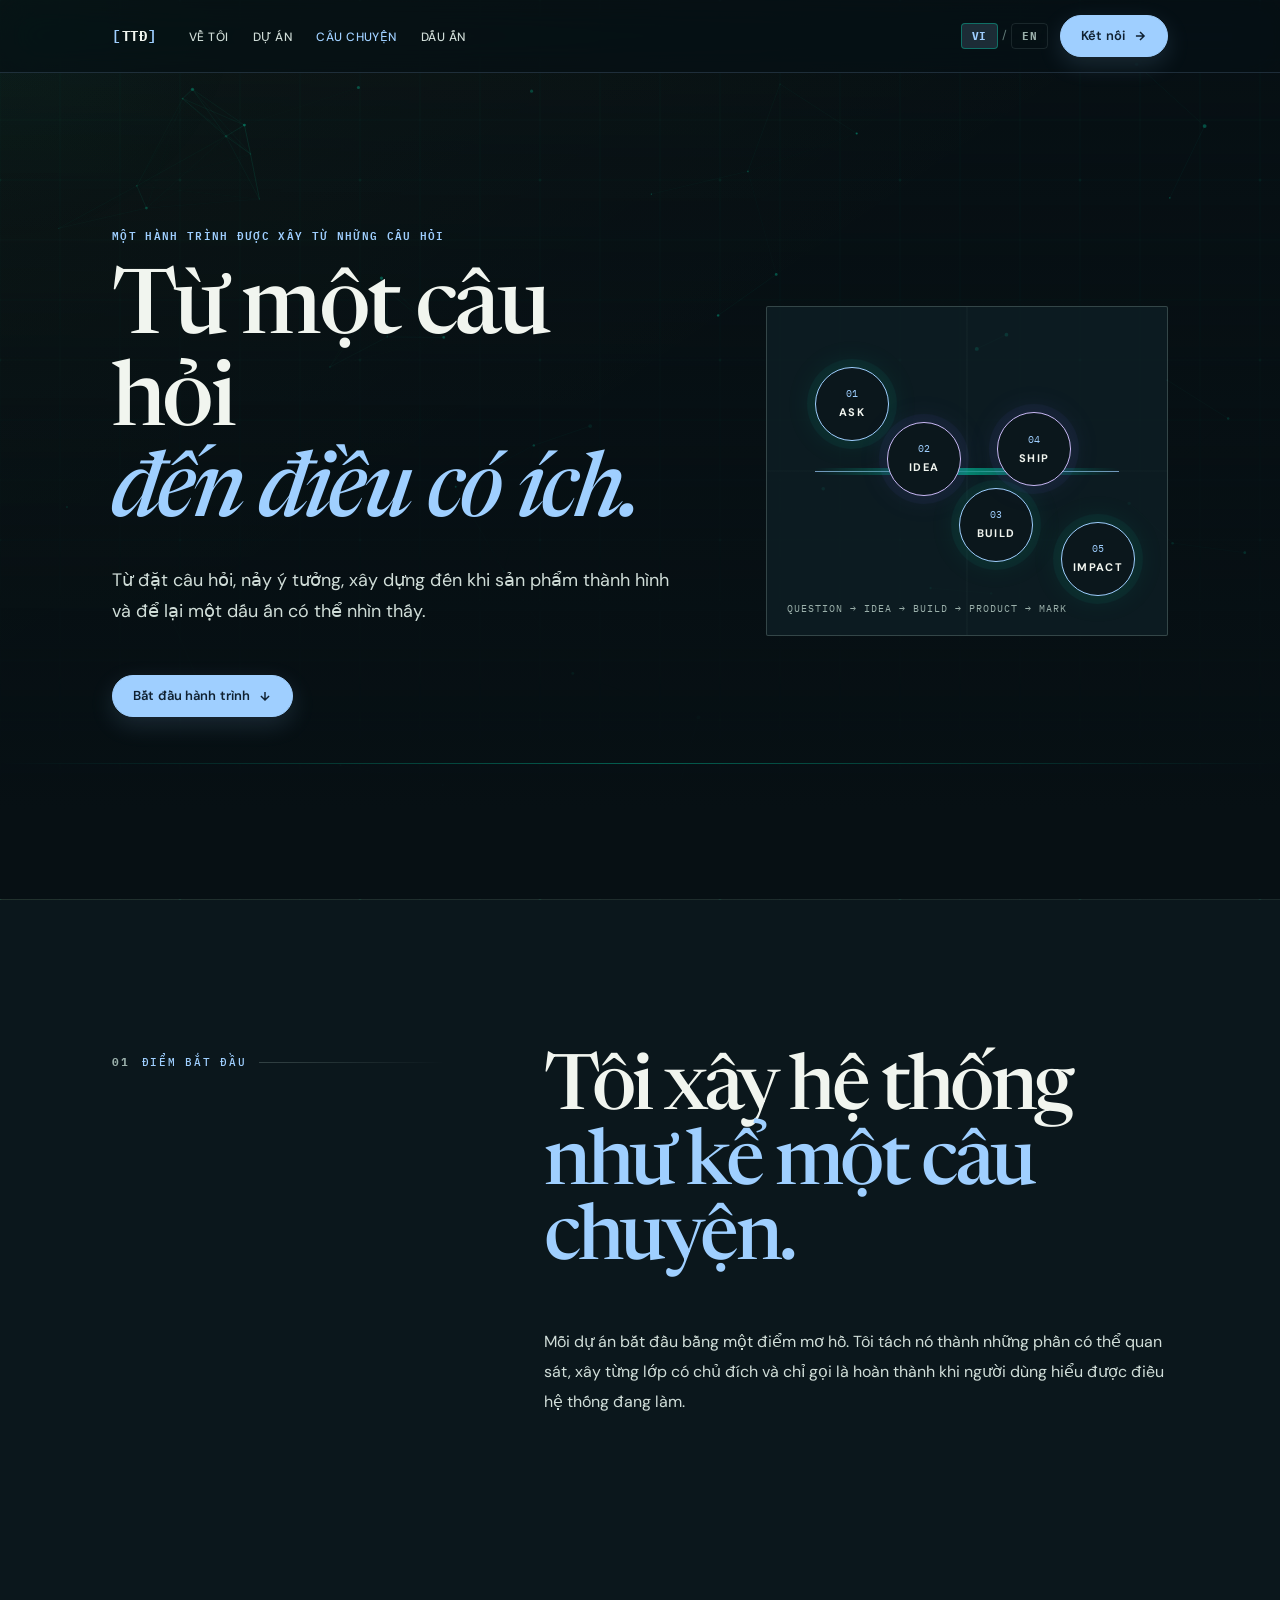
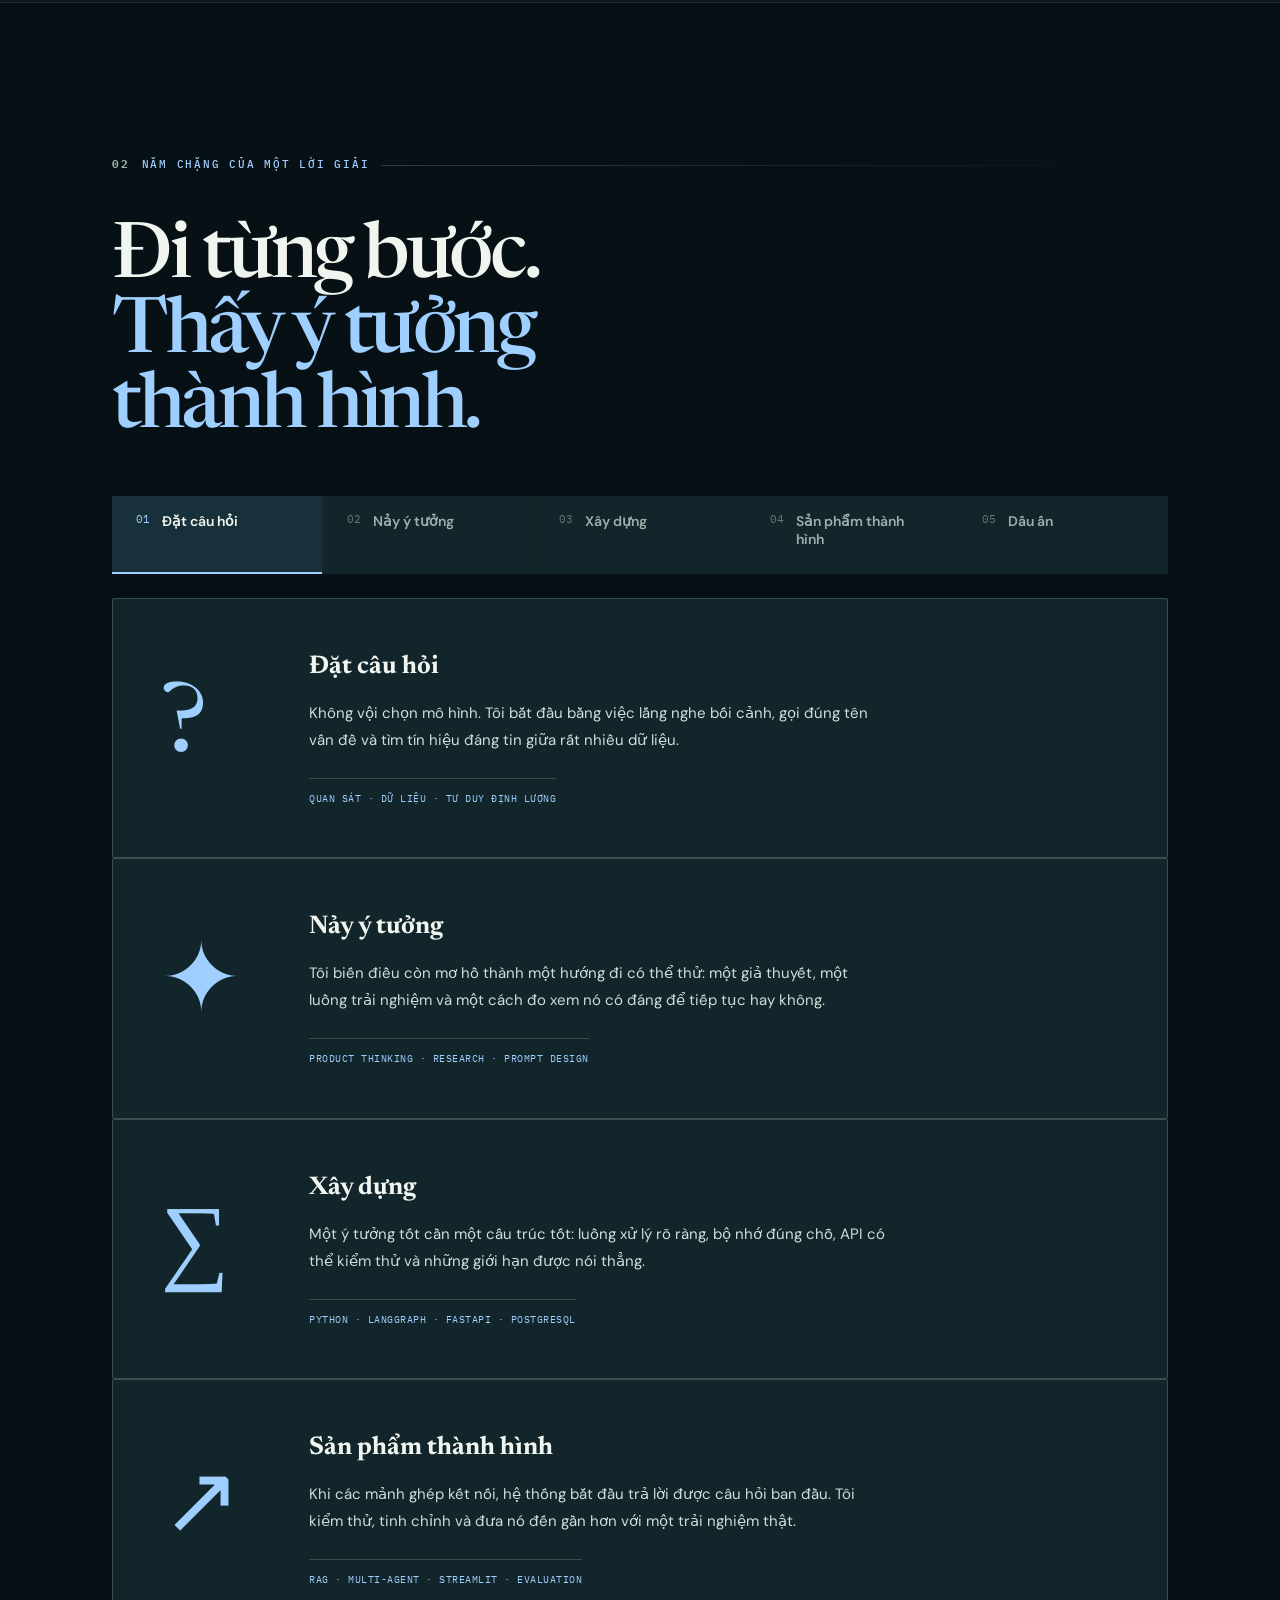
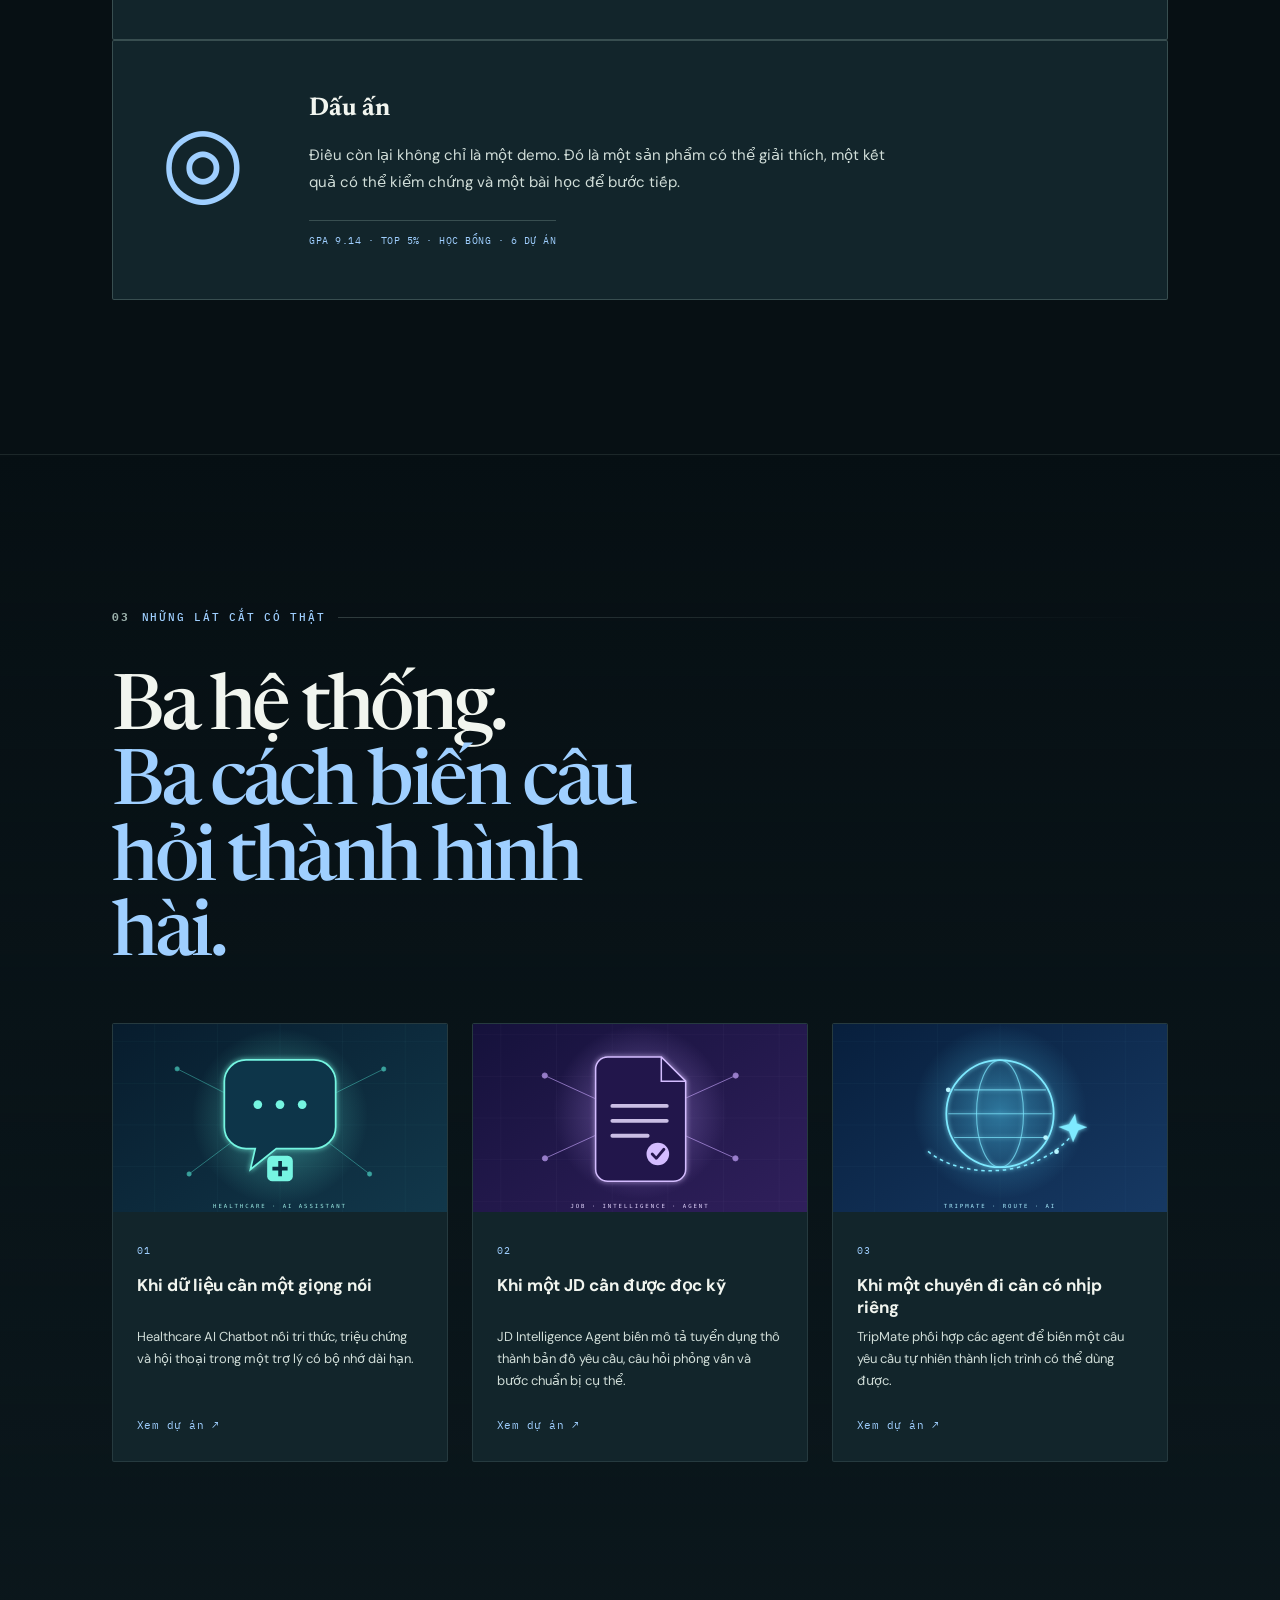
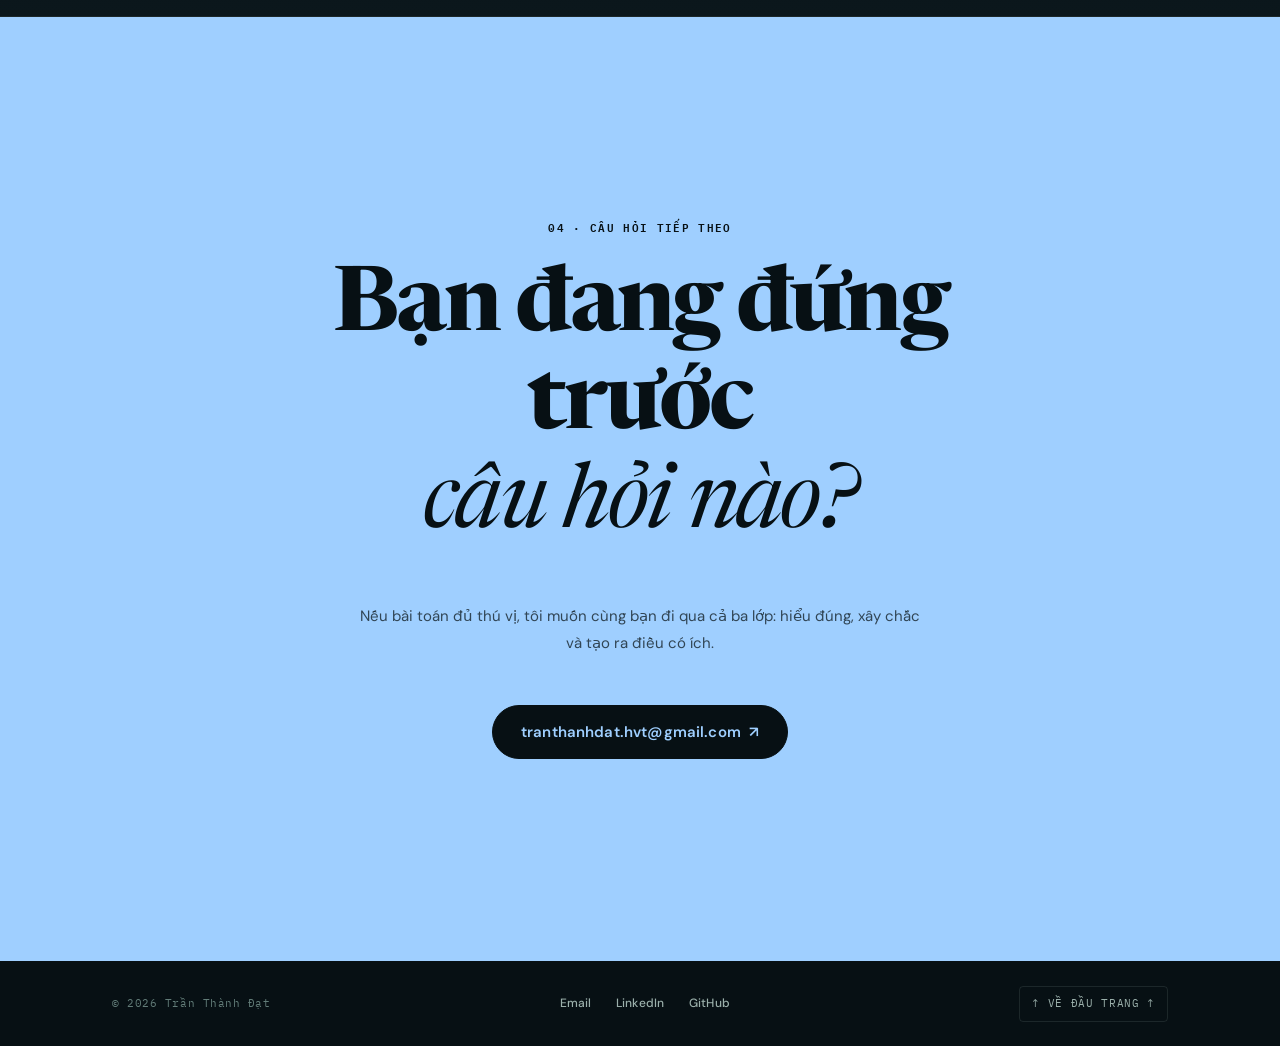
<file: journey.html>
<!doctype html>
<html lang="vi" data-theme="dark">
  <head>
    <meta charset="UTF-8" />
    <meta name="viewport" content="width=device-width, initial-scale=1.0" />
    <meta name="description" content="Hành trình làm việc của Trần Thành Đạt — từ câu hỏi đến hệ thống AI có ích." />
    <meta name="theme-color" content="#080c10" />
    <title>Hành trình — Trần Thành Đạt</title>
    <link rel="preconnect" href="https://fonts.googleapis.com" />
    <link rel="preconnect" href="https://fonts.gstatic.com" crossorigin />
    <link href="https://fonts.googleapis.com/css2?family=DM+Sans:wght@400;500;600;700&family=Newsreader:opsz,wght@6..72,400;6..72,500;6..72,600&family=IBM+Plex+Mono:wght@400;500;600;700&display=swap" rel="stylesheet" />
    <link rel="stylesheet" href="styles.css" />
  </head>
  <body class="journey-body">
    <!--
      THESIS: Trang Hành trình làm người xem muốn hiểu cách một câu hỏi trở thành hệ thống có ích.
      OWN-WORLD: Sân khấu đêm, đường chân trời dữ liệu và các lớp nội dung mở ra theo nhịp chọn của người xem.
      STORY: Người xem chọn một trong ba lớp, nhìn thấy bằng chứng thật, rồi bước vào một cuộc trao đổi.
      FIRST VIEWPORT: Tiêu đề lớn bên trái, bản đồ ba lớp bên phải và CTA rõ ràng ở cuối nhịp mở màn.
      FORM: Experience / interactive story chapter.
      FINISH: unreviewed and undocumented is unfinished; this build ends with the finish review, the verdict, and DESIGN.md
    -->
    <canvas id="bgCanvas" aria-hidden="true"></canvas>
    <div class="cursor-glow" id="cursorGlow" aria-hidden="true"></div>

    <nav class="nav" id="nav" role="navigation" aria-label="Main navigation">
      <div class="nav-inner">
        <a class="nav-logo" href="index.html" aria-label="Trần Thành Đạt — trang chủ">
          <span class="logo-bracket" aria-hidden="true">[</span>
          <span class="logo-text">TTĐ</span>
          <span class="logo-bracket" aria-hidden="true">]</span>
        </a>
        <ul class="nav-links" id="journey-navigation" role="list">
          <li><a class="nav-link" href="dark.html#about" data-i18n="navAbout">Giới thiệu</a></li>
          <li><a class="nav-link" href="dark.html#projects" data-i18n="navProjects">Dự án</a></li>
          <li><a class="nav-link active" href="journey.html" data-i18n="navJourney">Hành trình</a></li>
          <li><a class="nav-link" href="dark.html#recognition" data-i18n="navRecognition">Dấu ấn</a></li>
        </ul>
        <div class="nav-actions">
          <div class="language-switcher" aria-label="Language selector">
            <button class="lang-btn active" data-lang="vi" aria-pressed="true">VI</button>
            <span class="lang-sep" aria-hidden="true">/</span>
            <button class="lang-btn" data-lang="en" aria-pressed="false">EN</button>
          </div>
          <a class="btn-primary" href="mailto:tranthanhdat.hvt@gmail.com" aria-label="Liên hệ qua email">
            <span data-i18n="headerCta">Kết nối</span>
            <svg width="14" height="14" viewBox="0 0 24 24" fill="none" stroke="currentColor" stroke-width="2.5" aria-hidden="true"><path d="M5 12h14M12 5l7 7-7 7"/></svg>
          </a>
        </div>
        <button class="nav-menu-toggle" type="button" data-nav-toggle aria-expanded="false" aria-controls="journey-navigation">
          <svg viewBox="0 0 24 24" fill="none" stroke="currentColor" stroke-width="1.8" aria-hidden="true"><path d="M4 7h16M4 12h16M4 17h16" /></svg>
          <span class="sr-only" data-i18n="menuOpen">Mở menu</span>
        </button>
      </div>
    </nav>

    <main>
      <section class="journey-hero" id="top" aria-labelledby="journeyHeading">
        <div class="journey-hero-inner">
          <div class="journey-hero-copy reveal">
            <p class="journey-label" data-i18n="journeyLabel">Một hành trình được xây từ những câu hỏi</p>
            <h1 class="journey-title" id="journeyHeading" data-i18n-html="journeyTitle">Từ một câu hỏi<br><em>đến điều có ích.</em></h1>
            <p class="journey-description" data-i18n="journeyDescription">Từ điều cần được làm rõ, đến hệ thống có thể tin cậy, rồi một trải nghiệm đủ gần để tạo ra thay đổi.</p>
            <a class="btn-primary" href="#layers">
              <span data-i18n="journeyCta">Bắt đầu từ câu hỏi</span>
              <svg width="14" height="14" viewBox="0 0 24 24" fill="none" stroke="currentColor" stroke-width="2.5" aria-hidden="true"><path d="M12 5v14M19 12l-7 7-7-7"/></svg>
            </a>
          </div>
          <div class="journey-map reveal" aria-hidden="true">
            <div class="map-route"></div>
            <div class="map-node map-node--one"><span>01</span><strong>ASK</strong></div>
            <div class="map-node map-node--two"><span>02</span><strong>IDEA</strong></div>
            <div class="map-node map-node--three"><span>03</span><strong>BUILD</strong></div>
            <div class="map-node map-node--four"><span>04</span><strong>SHIP</strong></div>
            <div class="map-node map-node--five"><span>05</span><strong>IMPACT</strong></div>
            <div class="map-caption">QUESTION → IDEA → BUILD → PRODUCT → MARK</div>
          </div>
        </div>
      </section>

      <section class="journey-intro section" aria-labelledby="journeyIntroHeading">
        <div class="container journey-intro-grid">
          <div class="section-label reveal"><span class="label-num">01</span><span data-i18n="journeyIntroLabel">Điểm bắt đầu</span></div>
          <div class="journey-intro-copy">
            <h2 class="section-heading reveal" id="journeyIntroHeading" data-i18n-html="journeyIntroTitle">Tôi xây hệ thống<br><span>như kể một câu chuyện.</span></h2>
            <p class="about-para reveal" data-i18n="journeyIntroText">Mỗi dự án bắt đầu bằng một điểm mơ hồ. Tôi tách nó thành những phần có thể quan sát, xây từng lớp có chủ đích và chỉ gọi là hoàn thành khi người dùng hiểu được điều hệ thống đang làm.</p>
          </div>
        </div>
      </section>

      <section class="journey-layers section" id="layers" aria-labelledby="layersHeading">
        <div class="container">
          <div class="section-label reveal"><span class="label-num">02</span><span data-i18n="journeyLayersLabel">Năm chặng của một lời giải</span></div>
          <h2 class="section-heading reveal" id="layersHeading" data-i18n-html="journeyLayersTitle">Đi từng bước.<br><span>Thấy ý tưởng thành hình.</span></h2>
          <div class="layer-controls reveal" role="tablist" aria-label="Năm chặng của hành trình">
            <button class="layer-tab active" type="button" role="tab" aria-selected="true" data-layer="0"><span>01</span><strong data-i18n="journeyStep1Title">Đặt câu hỏi</strong></button>
            <button class="layer-tab" type="button" role="tab" aria-selected="false" data-layer="1"><span>02</span><strong data-i18n="journeyStep2Title">Nảy ý tưởng</strong></button>
            <button class="layer-tab" type="button" role="tab" aria-selected="false" data-layer="2"><span>03</span><strong data-i18n="journeyStep3Title">Xây dựng</strong></button>
            <button class="layer-tab" type="button" role="tab" aria-selected="false" data-layer="3"><span>04</span><strong data-i18n="journeyStep4Title">Sản phẩm thành hình</strong></button>
            <button class="layer-tab" type="button" role="tab" aria-selected="false" data-layer="4"><span>05</span><strong data-i18n="journeyStep5Title">Dấu ấn</strong></button>
          </div>
          <div class="layer-panels reveal">
            <article class="layer-panel active" data-layer-panel="0" role="tabpanel">
              <span class="layer-panel-mark">?</span><div><h3 data-i18n="journeyStep1Title">Đặt câu hỏi</h3><p data-i18n="journeyStep1Body">Không vội chọn mô hình. Tôi bắt đầu bằng việc lắng nghe bối cảnh, gọi đúng tên vấn đề và tìm tín hiệu đáng tin giữa rất nhiều dữ liệu.</p><div class="layer-tech" data-i18n="journeyStep1Tech">Quan sát · dữ liệu · tư duy định lượng</div></div>
            </article>
            <article class="layer-panel" data-layer-panel="1" role="tabpanel" hidden>
              <span class="layer-panel-mark">✦</span><div><h3 data-i18n="journeyStep2Title">Nảy ý tưởng</h3><p data-i18n="journeyStep2Body">Tôi biến điều còn mơ hồ thành một hướng đi có thể thử: một giả thuyết, một luồng trải nghiệm và một cách đo xem nó có đáng để tiếp tục hay không.</p><div class="layer-tech" data-i18n="journeyStep2Tech">Product thinking · research · prompt design</div></div>
            </article>
            <article class="layer-panel" data-layer-panel="2" role="tabpanel" hidden>
              <span class="layer-panel-mark">∑</span><div><h3 data-i18n="journeyStep3Title">Xây dựng</h3><p data-i18n="journeyStep3Body">Một ý tưởng tốt cần một cấu trúc tốt: luồng xử lý rõ ràng, bộ nhớ đúng chỗ, API có thể kiểm thử và những giới hạn được nói thẳng.</p><div class="layer-tech" data-i18n="journeyStep3Tech">Python · LangGraph · FastAPI · PostgreSQL</div></div>
            </article>
            <article class="layer-panel" data-layer-panel="3" role="tabpanel" hidden>
              <span class="layer-panel-mark">↗</span><div><h3 data-i18n="journeyStep4Title">Sản phẩm thành hình</h3><p data-i18n="journeyStep4Body">Khi các mảnh ghép kết nối, hệ thống bắt đầu trả lời được câu hỏi ban đầu. Tôi kiểm thử, tinh chỉnh và đưa nó đến gần hơn với một trải nghiệm thật.</p><div class="layer-tech" data-i18n="journeyStep4Tech">RAG · Multi-Agent · Streamlit · evaluation</div></div>
            </article>
            <article class="layer-panel" data-layer-panel="4" role="tabpanel" hidden>
              <span class="layer-panel-mark">◎</span><div><h3 data-i18n="journeyStep5Title">Dấu ấn</h3><p data-i18n="journeyStep5Body">Điều còn lại không chỉ là một demo. Đó là một sản phẩm có thể giải thích, một kết quả có thể kiểm chứng và một bài học để bước tiếp.</p><div class="layer-tech" data-i18n="journeyStep5Tech">GPA 9.14 · Top 5% · học bổng · 6 dự án</div></div>
            </article>
          </div>
        </div>
      </section>

      <section class="journey-proof section" aria-labelledby="proofHeading">
        <div class="container">
          <div class="section-label reveal"><span class="label-num">03</span><span data-i18n="journeyProofLabel">Những lát cắt có thật</span></div>
          <h2 class="section-heading reveal" id="proofHeading" data-i18n-html="journeyProofTitle">Ba hệ thống.<br><span>Ba cách biến câu hỏi thành hình hài.</span></h2>
          <div class="proof-grid">
            <article class="proof-card reveal">
              <div class="proof-card-image"><img src="assets/healthcare-chatbot.svg" alt="Healthcare AI Chatbot" loading="lazy" /></div>
              <div class="proof-card-body"><span class="proof-index">01</span><h3 data-i18n="journeyProof1Title">Khi dữ liệu cần một giọng nói</h3><p data-i18n="journeyProof1Body">Healthcare AI Chatbot nối tri thức, triệu chứng và hội thoại trong một trợ lý có bộ nhớ dài hạn.</p><a href="dark.html#projects" class="proof-link"><span data-i18n="viewProjects">Xem dự án</span> <span aria-hidden="true">↗</span></a></div>
            </article>
            <article class="proof-card reveal">
              <div class="proof-card-image"><img src="assets/jd-agent.svg" alt="JD Intelligence Agent" loading="lazy" /></div>
              <div class="proof-card-body"><span class="proof-index">02</span><h3 data-i18n="journeyProof2Title">Khi một JD cần được đọc kỹ</h3><p data-i18n="journeyProof2Body">JD Intelligence Agent biến mô tả tuyển dụng thô thành bản đồ yêu cầu, câu hỏi phỏng vấn và bước chuẩn bị cụ thể.</p><a href="dark.html#projects" class="proof-link"><span data-i18n="viewProjects">Xem dự án</span> <span aria-hidden="true">↗</span></a></div>
            </article>
            <article class="proof-card reveal">
              <div class="proof-card-image"><img src="assets/tripmate-ai.svg" alt="TripMate Route AI" loading="lazy" /></div>
              <div class="proof-card-body"><span class="proof-index">03</span><h3 data-i18n="journeyProof3Title">Khi một chuyến đi cần có nhịp riêng</h3><p data-i18n="journeyProof3Body">TripMate phối hợp các agent để biến một câu yêu cầu tự nhiên thành lịch trình có thể dùng được.</p><a href="dark.html#projects" class="proof-link"><span data-i18n="viewProjects">Xem dự án</span> <span aria-hidden="true">↗</span></a></div>
            </article>
          </div>
        </div>
      </section>

      <section class="journey-end section" aria-labelledby="journeyEndHeading">
        <div class="container">
          <div class="journey-end-inner reveal">
            <p class="journey-label" data-i18n="journeyEndLabel">04 · CÂU HỎI TIẾP THEO</p>
            <h2 class="contact-heading" id="journeyEndHeading" data-i18n-html="journeyEndTitle">Bạn đang đứng trước<br><em>câu hỏi nào?</em></h2>
            <p class="journey-end-text" data-i18n="journeyEndText">Nếu bài toán đủ thú vị, tôi muốn cùng bạn đi qua cả ba lớp: hiểu đúng, xây chắc và tạo ra điều có ích.</p>
            <a class="btn-primary btn-large" href="mailto:tranthanhdat.hvt@gmail.com">tranthanhdat.hvt@gmail.com <span aria-hidden="true">↗</span></a>
          </div>
        </div>
      </section>
    </main>

    <footer class="footer" role="contentinfo">
      <div class="container footer-inner">
        <p class="footer-copy">© 2026 Trần Thành Đạt</p>
        <nav class="footer-links" aria-label="Social links">
          <a href="mailto:tranthanhdat.hvt@gmail.com">Email</a>
          <a href="https://www.linkedin.com/in/%C4%91%E1%BA%A1t-tr%E1%BA%A7n-958337251" target="_blank" rel="noopener noreferrer">LinkedIn</a>
          <a href="https://github.com/Dartrint" target="_blank" rel="noopener noreferrer">GitHub</a>
        </nav>
        <a class="back-to-top" href="#top" aria-label="Lên đầu trang">↑ <span data-i18n="backToTop">Về đầu trang ↑</span></a>
      </div>
    </footer>

    <script src="script.js"></script>
  </body>
</html>
</file>
<file: styles.css>
/* ============================================
   DESIGN SYSTEM — Trần Thành Đạt Portfolio
   Visual world: Mathematical precision meets AI
   Dark, grid-based, intellectually grounded
   ============================================ */

:root {
  /* Core palette */
  --bg-0:        #080c10;
  --bg-1:        #0d1219;
  --bg-2:        #111822;
  --bg-surface:  #141c29;
  --bg-raised:   #1a2333;
  --border:      rgba(255,255,255,0.07);
  --border-mid:  rgba(255,255,255,0.12);
  --border-hi:   rgba(255,255,255,0.2);

  /* Text */
  --text-0:      #f0f4f8;
  --text-1:      #a8b8cc;
  --text-2:      #6a7e94;
  --text-3:      #3a4a5e;

  /* Accent — electric teal */
  --accent:      #00d4aa;
  --accent-dim:  rgba(0, 212, 170, 0.15);
  --accent-glow: rgba(0, 212, 170, 0.08);

  /* Secondary accent — violet */
  --violet:      #7c6dfa;
  --violet-dim:  rgba(124, 109, 250, 0.12);

  /* Grid aesthetic */
  --grid-color:  rgba(0, 212, 170, 0.04);

  /* Typography */
  --font-display: 'Be Vietnam Pro', sans-serif;
  --font-body:    'Be Vietnam Pro', sans-serif;
  --font-mono:    'IBM Plex Mono', monospace;

  /* Spacing scale */
  --space-1: 4px;
  --space-2: 8px;
  --space-3: 12px;
  --space-4: 16px;
  --space-5: 24px;
  --space-6: 32px;
  --space-7: 48px;
  --space-8: 64px;
  --space-9: 96px;
  --space-10: 128px;

  /* Motion */
  --ease-out:    cubic-bezier(0.16, 1, 0.3, 1);
  --ease-in-out: cubic-bezier(0.45, 0, 0.55, 1);
  --dur-fast:    160ms;
  --dur-med:     300ms;
  --dur-slow:    600ms;
}

/* ---- Reset ---- */
*, *::before, *::after { box-sizing: border-box; margin: 0; padding: 0; }
html { scroll-behavior: smooth; font-size: 16px; }

@media (prefers-reduced-motion: reduce) {
  html { scroll-behavior: auto; }
  *, *::before, *::after {
    animation-duration: 0.01ms !important;
    animation-iteration-count: 1 !important;
    transition-duration: 0.01ms !important;
  }
}

body {
  background: var(--bg-0);
  color: var(--text-0);
  font-family: var(--font-body);
  font-size: 1rem;
  line-height: 1.6;
  overflow-x: hidden;
  min-height: 100vh;
  -webkit-font-smoothing: antialiased;
}

img, svg { display: block; }
a { color: inherit; text-decoration: none; }
ul { list-style: none; }
button { font-family: inherit; cursor: pointer; border: none; background: none; }

::selection { background: var(--accent); color: var(--bg-0); }
:focus-visible { outline: 2px solid var(--accent); outline-offset: 3px; border-radius: 3px; }

/* ---- Background Canvas ---- */
#bgCanvas {
  position: fixed;
  inset: 0;
  z-index: -2;
  width: 100%;
  height: 100%;
  pointer-events: none;
}

/* ---- Cursor Glow ---- */
.cursor-glow {
  position: fixed;
  width: 500px;
  height: 500px;
  border-radius: 50%;
  background: radial-gradient(circle, rgba(0, 212, 170, 0.04) 0%, transparent 70%);
  transform: translate(-50%, -50%);
  pointer-events: none;
  z-index: -1;
  transition: left 0.08s linear, top 0.08s linear;
}

/* ---- Container ---- */
.container {
  width: 100%;
  max-width: 1120px;
  margin: 0 auto;
  padding: 0 var(--space-6);
}

@media (max-width: 768px) {
  .container { padding: 0 var(--space-5); }
}

/* ============================================
   NAVIGATION
   ============================================ */
.nav {
  position: fixed;
  top: 0;
  left: 0;
  right: 0;
  z-index: 900;
  background: rgba(8, 12, 16, 0.85);
  backdrop-filter: blur(20px) saturate(180%);
  -webkit-backdrop-filter: blur(20px) saturate(180%);
  border-bottom: 1px solid var(--border);
  transition: background var(--dur-med) var(--ease-out);
}

.nav.scrolled {
  background: rgba(8, 12, 16, 0.96);
  border-bottom-color: var(--border-mid);
}

.nav-inner {
  max-width: 1120px;
  margin: 0 auto;
  padding: 0 var(--space-6);
  height: 64px;
  display: flex;
  align-items: center;
  gap: var(--space-6);
}

.nav-logo {
  display: flex;
  align-items: center;
  gap: 1px;
  font-family: var(--font-mono);
  font-size: 15px;
  font-weight: 700;
  color: var(--text-0);
  letter-spacing: -0.01em;
  transition: color var(--dur-fast);
  flex-shrink: 0;
}
.nav-logo:hover { color: var(--accent); }
.logo-bracket { color: var(--accent); }
.logo-text { color: var(--text-0); transition: color var(--dur-fast); }
.nav-logo:hover .logo-text { color: var(--accent); }

.nav-links {
  display: flex;
  align-items: center;
  gap: var(--space-5);
  flex: 1;
}

.nav-link {
  font-size: 13px;
  font-weight: 500;
  color: var(--text-1);
  letter-spacing: 0.01em;
  transition: color var(--dur-fast);
  position: relative;
}
.nav-link::after {
  content: '';
  position: absolute;
  bottom: -4px;
  left: 0;
  right: 0;
  height: 1px;
  background: var(--accent);
  transform: scaleX(0);
  transform-origin: left;
  transition: transform var(--dur-med) var(--ease-out);
}
.nav-link:hover { color: var(--text-0); }
.nav-link:hover::after { transform: scaleX(1); }

.nav-actions {
  display: flex;
  align-items: center;
  gap: var(--space-3);
  margin-left: auto;
}

.nav-menu-toggle,
.light-menu-toggle {
  display: none;
  align-items: center;
  justify-content: center;
  width: 40px;
  height: 40px;
  flex: 0 0 auto;
  border: 1px solid var(--border-mid);
  border-radius: 6px;
  color: var(--text-0);
  background: transparent;
}
.nav-menu-toggle svg,
.light-menu-toggle svg { width: 19px; height: 19px; }
.nav-menu-toggle:hover,
.nav-menu-toggle:focus-visible { color: var(--accent); border-color: var(--accent); }
.sr-only {
  position: absolute;
  width: 1px;
  height: 1px;
  padding: 0;
  margin: -1px;
  overflow: hidden;
  clip: rect(0, 0, 0, 0);
  white-space: nowrap;
  border: 0;
}

.language-switcher {
  display: flex;
  align-items: center;
  gap: var(--space-1);
}
.lang-sep {
  color: var(--text-3);
  font-size: 12px;
}
.lang-btn {
  padding: 5px 10px;
  border: 1px solid var(--border);
  background: transparent;
  color: var(--text-2);
  font-family: var(--font-mono);
  font-size: 11px;
  font-weight: 700;
  letter-spacing: 0.05em;
  border-radius: 4px;
  transition: all var(--dur-fast);
}
.lang-btn:hover { color: var(--text-0); border-color: var(--border-mid); }
.lang-btn.active,
.lang-btn[aria-pressed="true"] {
  color: var(--accent);
  border-color: rgba(0, 212, 170, 0.4);
  background: var(--accent-dim);
}

/* ============================================
   BUTTONS
   ============================================ */
.btn-primary {
  display: inline-flex;
  align-items: center;
  gap: var(--space-2);
  padding: 10px 20px;
  background: var(--accent);
  color: var(--bg-0);
  font-family: var(--font-body);
  font-size: 13px;
  font-weight: 600;
  letter-spacing: 0.01em;
  border-radius: 6px;
  border: 1px solid var(--accent);
  transition: all var(--dur-fast) var(--ease-out);
  white-space: nowrap;
}
.btn-primary:hover {
  background: #00f0c4;
  border-color: #00f0c4;
  box-shadow: 0 0 20px rgba(0, 212, 170, 0.3);
  transform: translateY(-1px);
}
.btn-primary:focus-visible { outline-color: var(--accent); }

.btn-primary.btn-large {
  padding: 14px 28px;
  font-size: 15px;
}

.btn-ghost {
  display: inline-flex;
  align-items: center;
  gap: var(--space-2);
  padding: 10px 20px;
  background: transparent;
  color: var(--text-1);
  font-family: var(--font-body);
  font-size: 13px;
  font-weight: 500;
  letter-spacing: 0.01em;
  border-radius: 6px;
  border: 1px solid var(--border-mid);
  transition: all var(--dur-fast) var(--ease-out);
  white-space: nowrap;
}
.btn-ghost:hover {
  color: var(--text-0);
  border-color: var(--border-hi);
  background: rgba(255,255,255,0.04);
}

.btn-ghost-sm {
  display: inline-flex;
  align-items: center;
  gap: 6px;
  padding: 7px 14px;
  background: transparent;
  color: var(--text-1);
  font-family: var(--font-body);
  font-size: 12px;
  font-weight: 500;
  border-radius: 5px;
  border: 1px solid var(--border-mid);
  transition: all var(--dur-fast) var(--ease-out);
}
.btn-ghost-sm:hover {
  color: var(--accent);
  border-color: rgba(0, 212, 170, 0.4);
  background: var(--accent-dim);
}

/* ============================================
   SECTION COMMON
   ============================================ */
.section {
  padding: var(--space-10) 0;
}

.section-label {
  display: flex;
  align-items: center;
  gap: var(--space-3);
  margin-bottom: var(--space-6);
  font-family: var(--font-mono);
  font-size: 11px;
  font-weight: 500;
  letter-spacing: 0.12em;
  text-transform: uppercase;
  color: var(--text-2);
}
.label-num {
  color: var(--accent);
  font-weight: 700;
}
.section-label::after {
  content: '';
  flex: 1;
  height: 1px;
  background: var(--border);
}

.section-heading {
  font-family: var(--font-display);
  font-size: clamp(2rem, 4vw, 3rem);
  font-weight: 700;
  line-height: 1.15;
  letter-spacing: -0.02em;
  color: var(--text-0);
  margin-bottom: var(--space-7);
}
.section-heading span {
  color: var(--accent);
}
.section-heading em {
  font-style: italic;
  color: var(--text-1);
}

/* ============================================
   REVEAL ANIMATION
   ============================================ */
.reveal {
  opacity: 0;
  transform: translateY(24px);
  transition: opacity var(--dur-slow) var(--ease-out), transform var(--dur-slow) var(--ease-out);
}
.reveal.visible {
  opacity: 1;
  transform: translateY(0);
}

/* ============================================
   HERO
   ============================================ */
.hero {
  position: relative;
  min-height: 100vh;
  display: flex;
  flex-direction: column;
  justify-content: center;
  padding: 120px var(--space-6) var(--space-9);
  isolation: isolate;
  overflow: hidden;
  background:
    linear-gradient(180deg, rgba(8, 12, 16, 0.15) 0%, rgba(8, 12, 16, 0.55) 72%, var(--bg-0) 100%),
    linear-gradient(168deg, transparent 0 48%, rgba(0, 212, 170, 0.06) 48.1%, transparent 48.3%),
    linear-gradient(180deg, transparent 0 68%, rgba(124, 109, 250, 0.06) 68.1%, transparent 68.3%);
}
.hero::before {
  content: '';
  position: absolute;
  z-index: -1;
  inset: 18% -10% 12%;
  border-top: 1px solid rgba(0, 212, 170, 0.18);
  border-bottom: 1px solid rgba(124, 109, 250, 0.12);
  transform: perspective(800px) rotateX(58deg);
  transform-origin: center bottom;
  pointer-events: none;
}
.hero::after {
  content: '';
  position: absolute;
  z-index: -1;
  left: 0;
  right: 0;
  bottom: 18%;
  height: 1px;
  background: linear-gradient(90deg, transparent, rgba(0, 212, 170, 0.3), transparent);
  pointer-events: none;
}

.hero-inner {
  max-width: 1120px;
  margin: 0 auto;
  width: 100%;
}

.hero-eyebrow {
  display: inline-flex;
  align-items: center;
  gap: var(--space-2);
  font-family: var(--font-mono);
  font-size: 12px;
  font-weight: 500;
  letter-spacing: 0.06em;
  color: var(--text-2);
  margin-bottom: var(--space-5);
  text-transform: uppercase;
}

.status-dot {
  width: 8px;
  height: 8px;
  border-radius: 50%;
  background: var(--accent);
  box-shadow: 0 0 8px rgba(0, 212, 170, 0.6);
  animation: pulse 2.5s ease-in-out infinite;
  flex-shrink: 0;
}
@keyframes pulse {
  0%, 100% { box-shadow: 0 0 8px rgba(0, 212, 170, 0.6); transform: scale(1); }
  50% { box-shadow: 0 0 16px rgba(0, 212, 170, 0.9); transform: scale(1.1); }
}

.hero-title {
  font-family: var(--font-display);
  font-size: clamp(2.8rem, 7vw, 5.5rem);
  font-weight: 700;
  line-height: 1.1;
  letter-spacing: -0.03em;
  color: var(--text-0);
  margin-bottom: var(--space-5);
  max-width: 14ch;
}
.hero-title em {
  font-style: italic;
  color: var(--accent);
}

.hero-desc {
  font-size: clamp(15px, 1.8vw, 17px);
  line-height: 1.7;
  color: var(--text-1);
  max-width: 52ch;
  margin-bottom: var(--space-7);
}

.hero-cta {
  display: flex;
  align-items: center;
  gap: var(--space-3);
  flex-wrap: wrap;
}

/* Storyline: the portfolio's thesis in three beats. */
.hero-storyline {
  display: grid;
  grid-template-columns: repeat(3, minmax(0, 1fr));
  max-width: 860px;
  margin-top: var(--space-8);
  border-top: 1px solid var(--border-mid);
  position: relative;
}
.hero-storyline::before {
  content: '';
  position: absolute;
  top: -1px;
  left: 0;
  width: 33.33%;
  height: 2px;
  background: var(--accent);
}
.story-beat {
  display: grid;
  grid-template-columns: auto 1fr;
  column-gap: var(--space-3);
  row-gap: 2px;
  padding: var(--space-4) var(--space-5) 0 0;
  min-height: 76px;
}
.story-index {
  grid-row: span 2;
  font-family: var(--font-mono);
  font-size: 10px;
  color: var(--accent);
  letter-spacing: 0.08em;
}
.story-word {
  font-family: var(--font-display);
  font-size: 15px;
  font-weight: 700;
  color: var(--text-0);
  line-height: 1.2;
}
.story-detail {
  font-size: 11px;
  color: var(--text-2);
  line-height: 1.4;
}

/* Hero metrics bar */
.hero-metrics {
  display: flex;
  align-items: center;
  gap: 0;
  margin-top: var(--space-8);
  padding: var(--space-5) var(--space-6);
  background: var(--bg-surface);
  border: 1px solid var(--border);
  border-radius: 10px;
  width: fit-content;
  max-width: 100%;
}

.hero-metric {
  display: flex;
  flex-direction: column;
  gap: 4px;
  padding: 0 var(--space-6);
}
.hero-metric:first-child { padding-left: 0; }
.hero-metric:last-child { padding-right: 0; }

.metric-value {
  font-family: var(--font-display);
  font-size: 1.9rem;
  font-weight: 700;
  color: var(--accent);
  line-height: 1;
  letter-spacing: -0.03em;
}

.metric-label {
  font-size: 11px;
  font-weight: 500;
  color: var(--text-2);
  letter-spacing: 0.03em;
  white-space: nowrap;
}

.hero-metric-sep {
  width: 1px;
  height: 40px;
  background: var(--border);
  flex-shrink: 0;
}

@media (max-width: 640px) {
  .hero-storyline {
    grid-template-columns: 1fr;
    margin-top: var(--space-7);
  }
  .hero-storyline::before {
    width: 56px;
  }
  .story-beat {
    min-height: 0;
    padding: var(--space-3) 0 0;
  }
  .hero-metrics {
    flex-wrap: wrap;
    gap: var(--space-4);
    padding: var(--space-4) var(--space-5);
  }
  .hero-metric { padding: 0; }
  .hero-metric-sep { display: none; }
}

.hero-scroll {
  position: absolute;
  bottom: var(--space-7);
  left: var(--space-6);
  display: flex;
  align-items: center;
  gap: var(--space-3);
  font-family: var(--font-mono);
  font-size: 10px;
  letter-spacing: 0.1em;
  text-transform: uppercase;
  color: var(--text-3);
}
.scroll-line {
  width: 32px;
  height: 1px;
  background: var(--text-3);
  position: relative;
  overflow: hidden;
}
.scroll-line::after {
  content: '';
  position: absolute;
  inset: 0;
  background: var(--accent);
  transform: translateX(-100%);
  animation: scanLine 2.5s ease-in-out infinite;
}
@keyframes scanLine {
  0% { transform: translateX(-100%); }
  50% { transform: translateX(0); }
  100% { transform: translateX(100%); }
}

/* ============================================
   ABOUT
   ============================================ */
.about {
  border-top: 1px solid var(--border);
  background: linear-gradient(180deg, transparent 0%, var(--bg-1) 40%, transparent 100%);
}

.about-grid {
  display: grid;
  grid-template-columns: 1fr 1fr;
  gap: var(--space-9);
  align-items: start;
}

.about-para {
  color: var(--text-1);
  line-height: 1.8;
  font-size: 15px;
  margin-bottom: var(--space-6);
}

.tech-stack {
  display: flex;
  flex-wrap: wrap;
  gap: var(--space-2);
}
.tech-tag {
  padding: 5px 12px;
  background: var(--bg-raised);
  color: var(--text-1);
  font-family: var(--font-mono);
  font-size: 11px;
  font-weight: 500;
  border: 1px solid var(--border);
  border-radius: 4px;
  letter-spacing: 0.03em;
  transition: all var(--dur-fast);
}
.tech-tag:hover {
  border-color: rgba(0, 212, 170, 0.3);
  color: var(--accent);
  background: var(--accent-dim);
}

.stats-grid {
  display: grid;
  grid-template-columns: 1fr 1fr;
  gap: var(--space-3);
}

.stat-card {
  padding: var(--space-5) var(--space-5);
  background: var(--bg-surface);
  border: 1px solid var(--border);
  border-radius: 8px;
  display: flex;
  flex-direction: column;
  gap: var(--space-2);
  transition: border-color var(--dur-fast), background var(--dur-fast);
  position: relative;
  overflow: hidden;
}
.stat-card::before {
  content: '';
  position: absolute;
  top: 0;
  left: 0;
  right: 0;
  height: 2px;
  background: linear-gradient(90deg, var(--accent), var(--violet));
  opacity: 0;
  transition: opacity var(--dur-fast);
}
.stat-card:hover {
  border-color: var(--border-mid);
  background: var(--bg-raised);
}
.stat-card:hover::before { opacity: 1; }

.stat-value {
  font-family: var(--font-display);
  font-size: 2.2rem;
  font-weight: 700;
  color: var(--accent);
  line-height: 1;
  letter-spacing: -0.03em;
}

.stat-label {
  font-size: 11px;
  font-weight: 500;
  color: var(--text-2);
  letter-spacing: 0.03em;
  line-height: 1.4;
}

/* Timeline */
.timeline {
  display: flex;
  flex-direction: column;
  gap: 0;
  position: relative;
  --timeline-progress-scale: 0;
}
.timeline::before {
  content: '';
  position: absolute;
  left: 11px;
  top: 12px;
  bottom: 12px;
  width: 1px;
  background: linear-gradient(180deg, var(--accent) 0%, var(--border) 100%);
}
.timeline::after {
  content: '';
  position: absolute;
  left: 10px;
  top: 12px;
  width: 3px;
  height: calc(100% - 24px);
  background: var(--accent);
  box-shadow: 0 0 12px var(--accent-dim);
  transform: scaleY(var(--timeline-progress-scale));
  transform-origin: top;
  transition: transform 500ms var(--ease-out);
  pointer-events: none;
}

.timeline-item {
  display: flex;
  gap: var(--space-5);
  padding-bottom: var(--space-7);
  position: relative;
  opacity: 0.58;
  transform: translateX(0);
  transition: opacity 500ms var(--ease-out), transform 500ms var(--ease-out);
}
.timeline-item.is-visible { opacity: 0.82; }
.timeline-item.is-current { opacity: 1; transform: translateX(8px); }
.timeline-item:last-child { padding-bottom: 0; }

.timeline-dot {
  width: 24px;
  height: 24px;
  flex-shrink: 0;
  border-radius: 50%;
  border: 2px solid var(--border-mid);
  background: var(--bg-1);
  margin-top: 4px;
  position: relative;
  z-index: 1;
  transition: all var(--dur-fast);
}
.timeline-dot.active {
  border-color: var(--accent);
  background: var(--accent-dim);
  box-shadow: 0 0 12px rgba(0, 212, 170, 0.25);
}
.timeline-dot::after {
  content: '';
  position: absolute;
  inset: 4px;
  border-radius: 50%;
  background: var(--border-mid);
}
.timeline-dot.active::after {
  background: var(--accent);
}
.timeline-item.is-current .timeline-dot {
  border-color: var(--accent);
  background: var(--accent-dim);
  box-shadow: 0 0 0 6px var(--accent-dim), 0 0 20px rgba(159, 207, 255, 0.35);
  transform: scale(1.12);
}
.timeline-item.is-current .timeline-dot::after { background: var(--accent); }
.timeline-item.is-current .timeline-year { color: var(--text-0); }
.timeline.reduced-motion .timeline-item { transition: none; }
.timeline.reduced-motion .timeline-dot { transition: none; }

.timeline-content {
  flex: 1;
  padding-top: 2px;
}

.timeline-meta {
  display: flex;
  align-items: center;
  gap: var(--space-3);
  margin-bottom: var(--space-2);
  flex-wrap: wrap;
}

.timeline-year {
  font-family: var(--font-mono);
  font-size: 11px;
  font-weight: 500;
  color: var(--accent);
  letter-spacing: 0.05em;
}

.timeline-org {
  font-size: 12px;
  color: var(--text-2);
  letter-spacing: 0.02em;
}

.timeline-title {
  font-family: var(--font-display);
  font-size: 17px;
  font-weight: 600;
  color: var(--text-0);
  margin-bottom: var(--space-2);
  letter-spacing: -0.01em;
}

.timeline-desc {
  font-size: 14px;
  color: var(--text-1);
  line-height: 1.7;
  margin-bottom: var(--space-3);
}

.coursework-tags {
  display: flex;
  flex-wrap: wrap;
  gap: var(--space-2);
}
.course-tag {
  padding: 3px 10px;
  background: var(--violet-dim);
  color: var(--violet);
  font-size: 11px;
  font-weight: 500;
  border: 1px solid rgba(124, 109, 250, 0.2);
  border-radius: 3px;
  letter-spacing: 0.02em;
}

/* ============================================
    PROJECTS
    ============================================ */
.projects {
  border-top: 1px solid var(--border);
}

.projects-carousel {
  overflow: hidden;
  position: relative;
  width: 100%;
}

.projects-track {
  display: flex;
  gap: 24px;
  transition: transform 0.6s cubic-bezier(0.16, 1, 0.3, 1);
  will-change: transform;
}

.project-card {
  flex: 0 0 320px;
  max-width: 320px;
  background: var(--bg-surface);
  border: 1px solid var(--border);
  border-radius: 12px;
  overflow: hidden;
  display: flex;
  flex-direction: column;
  transition: border-color var(--dur-med) var(--ease-out), transform var(--dur-med) var(--ease-out), box-shadow var(--dur-med) var(--ease-out);
}
.project-card:hover {
  border-color: var(--border-mid);
  transform: translateY(-4px);
  box-shadow: 0 20px 60px rgba(0, 0, 0, 0.4), 0 0 30px rgba(0, 212, 170, 0.04);
}

.project-image {
  width: 100%;
  aspect-ratio: 16/9;
  overflow: hidden;
  background: var(--bg-0);
  flex-shrink: 0;
}
.project-image img {
  width: 100%;
  height: 100%;
  object-fit: cover;
  transition: transform var(--dur-slow) var(--ease-out);
}
.project-card:hover .project-image img {
  transform: scale(1.03);
}

.project-body {
  padding: var(--space-5);
  display: flex;
  flex-direction: column;
  gap: var(--space-3);
  flex: 1;
}

.project-meta {
  display: flex;
  align-items: center;
  justify-content: space-between;
  gap: var(--space-3);
}

.project-num {
  font-family: var(--font-mono);
  font-size: 11px;
  font-weight: 700;
  color: var(--text-3);
  letter-spacing: 0.08em;
}

.project-tags {
  display: flex;
  flex-wrap: wrap;
  gap: var(--space-1);
}
.project-tag {
  padding: 2px 8px;
  background: var(--bg-raised);
  color: var(--text-2);
  font-family: var(--font-mono);
  font-size: 10px;
  font-weight: 500;
  border: 1px solid var(--border);
  border-radius: 3px;
  letter-spacing: 0.03em;
}

.project-title {
  font-family: var(--font-display);
  font-size: 18px;
  font-weight: 700;
  color: var(--text-0);
  letter-spacing: -0.01em;
  line-height: 1.3;
}

.project-desc {
  font-size: 13px;
  color: var(--text-1);
  line-height: 1.7;
  flex: 1;
}

.project-stack {
  font-family: var(--font-mono);
  font-size: 10px;
  color: var(--text-3);
  letter-spacing: 0.04em;
  line-height: 1.6;
  padding: var(--space-3) 0;
  border-top: 1px solid var(--border);
  border-bottom: 1px solid var(--border);
}

.project-actions {
  display: flex;
  align-items: center;
  justify-content: space-between;
  flex-wrap: wrap;
  gap: var(--space-3);
  padding-top: var(--space-3);
  border-top: 1px solid var(--border);
  margin-top: auto;
}

.project-metrics {
  display: grid;
  grid-template-columns: repeat(3, minmax(0, 1fr));
  gap: 8px;
  margin: var(--space-2) 0;
}

.project-metric {
  display: flex;
  min-width: 0;
  flex-direction: column;
  gap: 5px;
  padding: 10px 8px;
  border: 1px solid var(--border);
  background: var(--bg-raised);
}

.project-metric strong {
  color: var(--accent);
  font-family: var(--font-mono);
  font-size: 18px;
  line-height: 1;
}

.project-metric span {
  color: var(--text-2);
  font-size: 10px;
  line-height: 1.35;
}

.discuss-link {
  font-size: 12px;
  color: var(--text-2);
  font-style: italic;
  letter-spacing: 0.01em;
}

/* ---- Carousel navigation ---- */
.carousel-nav {
  display: flex;
  align-items: center;
  justify-content: center;
  gap: var(--space-3);
  margin-top: var(--space-5);
}

.carousel-btn {
  display: inline-flex;
  align-items: center;
  justify-content: center;
  width: 40px;
  height: 40px;
  border: 1px solid var(--border);
  background: var(--bg-surface);
  color: var(--text-1);
  border-radius: 8px;
  cursor: pointer;
  transition: all var(--dur-fast) var(--ease-out);
}
.carousel-btn:hover {
  color: var(--accent);
  border-color: rgba(0, 212, 170, 0.4);
  background: var(--accent-dim);
}
.carousel-btn:focus-visible { outline-color: var(--accent); }

.carousel-dots {
  display: flex;
  align-items: center;
  gap: 8px;
}

.carousel-dot {
  width: 8px;
  height: 8px;
  border-radius: 50%;
  border: none;
  background: var(--border);
  cursor: pointer;
  padding: 0;
  transition: all var(--dur-fast);
}
.carousel-dot:hover {
  background: var(--text-2);
}
.carousel-dot.active {
  background: var(--accent);
  box-shadow: 0 0 8px rgba(0, 212, 170, 0.5);
  width: 24px;
  border-radius: 4px;
}

/* ---- View more button ---- */
.btn-view-more {
  display: inline-flex;
  align-items: center;
  gap: var(--space-2);
  padding: 10px 24px;
  margin: var(--space-5) auto 0;
  background: transparent;
  color: var(--text-1);
  font-family: var(--font-body);
  font-size: 14px;
  font-weight: 600;
  letter-spacing: 0.01em;
  border: 1px solid var(--border-mid);
  border-radius: 6px;
  cursor: pointer;
  transition: all var(--dur-fast) var(--ease-out);
}
.btn-view-more:hover {
  color: var(--accent);
  border-color: rgba(0, 212, 170, 0.4);
  background: var(--accent-dim);
}
.btn-view-more:focus-visible { outline-color: var(--accent); }
.btn-view-more .view-more-icon {
  transition: transform var(--dur-med) var(--ease-out);
}
.btn-view-more.active .view-more-icon {
  transform: rotate(180deg);
}

/* ---- Expanded state: show all cards in grid ---- */
.projects-carousel.expanded .projects-track {
  display: grid;
  grid-template-columns: repeat(3, 1fr);
  transform: none !important;
  gap: 24px;
}
.projects-carousel.expanded .projects-track .project-card {
  flex: 1 1 0;
  max-width: none;
}
.projects-carousel.expanded .carousel-nav {
  display: none;
}

/* Quantitative project variant */
.project-card--quant {
  background: linear-gradient(180deg, var(--bg-surface) 0%, var(--bg-1) 100%);
  border-color: rgba(124, 109, 250, 0.18);
}
.project-card--quant:hover {
  border-color: rgba(124, 109, 250, 0.45);
  box-shadow: 0 20px 60px rgba(0, 0, 0, 0.4), 0 0 30px rgba(124, 109, 250, 0.08);
}
.project-card--quant::before {
  content: '';
  display: block;
  height: 2px;
  background: linear-gradient(90deg, transparent, var(--violet), transparent);
}
.project-card--quant .project-title {
  display: flex;
  align-items: center;
  gap: 8px;
}
.project-card--quant .project-title::before {
  content: 'ƒ';
  font-family: var(--font-display);
  font-style: italic;
  font-size: 18px;
  color: var(--violet);
  width: 22px;
  height: 22px;
  display: inline-flex;
  align-items: center;
  justify-content: center;
  border: 1px solid rgba(124, 109, 250, 0.4);
  border-radius: 4px;
  background: var(--violet-dim);
  flex-shrink: 0;
}

.project-image--quant {
  background: var(--bg-0);
}
.project-image--quant svg {
  width: 100%;
  height: 100%;
  display: block;
}

.project-category {
  display: inline-flex;
  align-items: center;
  gap: 6px;
  padding: 3px 9px;
  font-family: var(--font-mono);
  font-size: 10px;
  font-weight: 600;
  letter-spacing: 0.08em;
  text-transform: uppercase;
  color: var(--violet);
  background: var(--violet-dim);
  border: 1px solid rgba(124, 109, 250, 0.25);
  border-radius: 3px;
}
.project-category::before {
  content: '';
  width: 5px;
  height: 5px;
  border-radius: 50%;
  background: var(--violet);
  box-shadow: 0 0 6px var(--violet);
}

/* ============================================
   RECOGNITION
   ============================================ */
.recognition {
  border-top: 1px solid var(--border);
  background: linear-gradient(180deg, transparent 0%, var(--bg-1) 40%, transparent 100%);
}

.awards-block, .credentials-block {
  margin-top: var(--space-7);
}

.awards-header, .credentials-header {
  display: flex;
  align-items: baseline;
  justify-content: space-between;
  gap: var(--space-4);
  margin-bottom: var(--space-3);
}

.awards-heading, .credentials-heading {
  margin: 0;
  color: var(--text-0);
  font-family: var(--font-display);
  font-size: clamp(1.25rem, 2vw, 1.5rem);
  font-weight: 600;
  letter-spacing: -0.03em;
}

.awards-count, .credentials-count, .credential-index {
  color: var(--accent);
  font-family: var(--font-mono);
  font-size: 11px;
  font-weight: 700;
  letter-spacing: 0.08em;
}

.awards-grid, .credentials-grid {
  display: grid;
  grid-template-columns: repeat(2, minmax(0, 1fr));
  border-top: 1px solid var(--border);
}

.award-card, .credential-item {
  display: grid;
  grid-template-columns: 2.5rem minmax(0, 1fr);
  gap: var(--space-3);
  min-width: 0;
  padding: var(--space-4) 0;
  background: transparent;
  border: 0;
  border-bottom: 1px solid var(--border);
  border-radius: 0;
  transition: border-color var(--dur-fast) var(--ease-out);
}

.award-card:nth-child(odd), .credential-item:nth-child(odd) { padding-right: var(--space-5); }
.award-card:nth-child(even), .credential-item:nth-child(even) { padding-left: var(--space-5); }
.award-card::after { display: none; }
.award-card:hover, .credential-item:hover { border-color: rgba(0, 212, 170, 0.45); }
.credential-item:hover .credential-index { color: var(--text-0); }

.award-icon {
  display: grid;
  width: 2.5rem;
  height: 2.5rem;
  place-items: center;
  color: var(--accent);
  background: transparent;
  border: 0;
  border-radius: 0;
}

.award-content, .credential-content { min-width: 0; }
.award-label { display: block; margin-bottom: var(--space-1); color: var(--accent); font-family: var(--font-mono); font-size: 10px; font-weight: 700; letter-spacing: 0.08em; text-transform: uppercase; }
.award-name, .credential-name { margin: 0; color: var(--text-0); font-size: 15px; font-weight: 600; line-height: 1.4; }
.award-sub, .credential-issuer { margin: var(--space-1) 0 0; color: var(--text-2); font-size: 12px; line-height: 1.45; }

/* ============================================
   CONTACT
   ============================================ */
.contact {
  border-top: 1px solid var(--border);
  text-align: center;
}

.contact-inner {
  padding: var(--space-7) 0;
}

.contact-eyebrow {
  font-family: var(--font-mono);
  font-size: 11px;
  font-weight: 500;
  letter-spacing: 0.1em;
  text-transform: uppercase;
  color: var(--text-2);
  margin-bottom: var(--space-5);
}

.contact-heading {
  font-family: var(--font-display);
  font-size: clamp(2.5rem, 6vw, 4.5rem);
  font-weight: 700;
  line-height: 1.1;
  letter-spacing: -0.03em;
  color: var(--text-0);
  margin-bottom: var(--space-7);
}
.contact-heading em {
  font-style: italic;
  color: var(--accent);
}

.contact-links {
  display: flex;
  justify-content: center;
  gap: var(--space-4);
}

/* ============================================
   FOOTER
   ============================================ */
.footer {
  border-top: 1px solid var(--border);
  padding: var(--space-5) 0;
  background: var(--bg-1);
}

.footer-inner {
  display: flex;
  align-items: center;
  justify-content: space-between;
  gap: var(--space-5);
  flex-wrap: wrap;
}

.footer-copy {
  font-family: var(--font-mono);
  font-size: 11px;
  color: var(--text-3);
  letter-spacing: 0.05em;
}

.footer-links {
  display: flex;
  gap: var(--space-5);
}
.footer-links a {
  font-size: 12px;
  font-weight: 500;
  color: var(--text-2);
  transition: color var(--dur-fast);
  letter-spacing: 0.02em;
}
.footer-links a:hover { color: var(--accent); }
.footer-links a:focus-visible { outline-color: var(--accent); }

.back-to-top {
  display: flex;
  align-items: center;
  gap: var(--space-2);
  font-family: var(--font-mono);
  font-size: 11px;
  color: var(--text-2);
  letter-spacing: 0.06em;
  text-transform: uppercase;
  transition: color var(--dur-fast);
  border: 1px solid var(--border);
  padding: var(--space-2) var(--space-3);
  border-radius: 4px;
}
.back-to-top:hover {
  color: var(--accent);
  border-color: rgba(0, 212, 170, 0.3);
}
.back-to-top:focus-visible { outline-color: var(--accent); }

/* ============================================
   JOURNEY PAGE
   ============================================ */
.journey-body .nav-link.active {
  color: var(--accent);
}

.journey-hero {
  min-height: 90vh;
  display: flex;
  align-items: center;
  position: relative;
  overflow: hidden;
  border-bottom: 1px solid var(--border);
  background:
    linear-gradient(180deg, rgba(8, 12, 16, 0.15), var(--bg-0) 88%),
    linear-gradient(108deg, transparent 0 61%, rgba(0, 212, 170, 0.08) 61.1%, transparent 61.3%),
    linear-gradient(180deg, transparent 0 72%, rgba(124, 109, 250, 0.08) 72.1%, transparent 72.3%);
}
.journey-hero::after {
  content: '';
  position: absolute;
  left: 0;
  right: 0;
  bottom: 15%;
  height: 1px;
  background: linear-gradient(90deg, transparent, rgba(0, 212, 170, 0.4), transparent);
  pointer-events: none;
}
.journey-hero-inner {
  width: min(1120px, 100%);
  margin: 0 auto;
  padding: 140px var(--space-6) 96px;
  display: grid;
  grid-template-columns: minmax(0, 1fr) minmax(280px, 0.72fr);
  align-items: center;
  gap: var(--space-9);
}
.journey-label {
  margin-bottom: var(--space-5);
  color: var(--accent);
  font-family: var(--font-mono);
  font-size: 11px;
  font-weight: 600;
  letter-spacing: 0.12em;
  text-transform: uppercase;
}
.journey-title {
  max-width: 10ch;
  margin-bottom: var(--space-5);
  color: var(--text-0);
  font-family: var(--font-display);
  font-size: clamp(3rem, 7vw, 6rem);
  font-weight: 700;
  letter-spacing: -0.04em;
  line-height: 1.02;
}
.journey-title em { color: var(--accent); font-style: italic; }
.journey-description {
  max-width: 48ch;
  margin-bottom: var(--space-7);
  color: var(--text-1);
  font-size: clamp(15px, 1.8vw, 18px);
  line-height: 1.7;
}
.journey-map {
  min-height: 330px;
  position: relative;
  border: 1px solid var(--border-mid);
  background: rgba(13, 18, 25, 0.62);
  overflow: hidden;
}
.journey-map::before {
  content: '';
  position: absolute;
  inset: 0;
  background: linear-gradient(90deg, transparent 49.8%, var(--border) 50%, transparent 50.2%), linear-gradient(180deg, transparent 49.8%, var(--border) 50%, transparent 50.2%);
  opacity: 0.7;
}
.map-route { position: absolute; left: 12%; right: 12%; top: 50%; height: 1px; background: linear-gradient(90deg, var(--accent), var(--violet), var(--accent)); opacity: 0.7; }
.map-route::after { content: ''; position: absolute; inset: -3px 0; background: linear-gradient(90deg, transparent, rgba(0, 212, 170, 0.8), transparent); animation: routeScan 3.5s ease-in-out infinite; }
.map-node {
  position: absolute;
  display: grid;
  width: 74px;
  height: 74px;
  place-content: center;
  gap: 2px;
  border: 1px solid var(--accent);
  border-radius: 50%;
  background: var(--bg-1);
  color: var(--text-0);
  text-align: center;
  box-shadow: 0 0 0 8px rgba(0, 212, 170, 0.05), 0 0 32px rgba(0, 212, 170, 0.12);
  animation: mapFloat 5s ease-in-out infinite;
}
.map-node span { color: var(--accent); font-family: var(--font-mono); font-size: 10px; }
.map-node strong { font-size: 11px; letter-spacing: 0.12em; }
.map-node--one { top: 18%; left: 12%; }
.map-node--two { top: 35%; left: 30%; animation-delay: -1s; border-color: var(--violet); box-shadow: 0 0 0 8px rgba(124, 109, 250, 0.05), 0 0 32px rgba(124, 109, 250, 0.12); }
.map-node--three { top: 55%; left: 48%; animation-delay: -2s; }
.map-node--four { top: 32%; right: 24%; animation-delay: -3s; border-color: var(--violet); box-shadow: 0 0 0 8px rgba(124, 109, 250, 0.05), 0 0 32px rgba(124, 109, 250, 0.12); }
.map-node--five { right: 8%; bottom: 12%; animation-delay: -4s; }
.map-caption { position: absolute; left: 20px; bottom: 18px; color: var(--text-2); font-family: var(--font-mono); font-size: 10px; letter-spacing: 0.1em; }
@keyframes mapFloat { 0%, 100% { transform: translateY(0); } 50% { transform: translateY(-8px); } }
@keyframes routeScan { 0% { transform: translateX(-100%); opacity: 0; } 25%, 75% { opacity: 1; } 100% { transform: translateX(100%); opacity: 0; } }

.journey-intro { border-bottom: 1px solid var(--border); background: var(--bg-1); }
.journey-intro-grid { display: grid; grid-template-columns: 0.7fr 1.3fr; gap: var(--space-9); }
.journey-intro-grid .section-label { align-self: start; }
.journey-intro-copy { max-width: 70ch; }
.journey-layers { border-bottom: 1px solid var(--border); }
.layer-controls { display: grid; grid-template-columns: repeat(5, minmax(0, 1fr)); border-top: 1px solid var(--border-mid); }
.layer-tab { display: grid; grid-template-columns: auto 1fr; gap: var(--space-3); padding: var(--space-4) var(--space-5); color: var(--text-2); text-align: left; border-bottom: 2px solid transparent; transition: color var(--dur-fast), border-color var(--dur-fast), background var(--dur-fast); }
.layer-tab + .layer-tab { border-left: 1px solid var(--border); }
.layer-tab span { color: var(--text-3); font-family: var(--font-mono); font-size: 11px; }
.layer-tab strong { color: inherit; font-size: 14px; font-weight: 600; }
.layer-tab:hover, .layer-tab.active { color: var(--text-0); background: var(--bg-surface); border-bottom-color: var(--accent); }
.layer-tab.active span { color: var(--accent); }
.layer-panels { min-height: 250px; margin-top: var(--space-5); }
.layer-panel { display: grid; grid-template-columns: 100px 1fr; align-items: center; gap: var(--space-7); min-height: 250px; padding: var(--space-7); background: var(--bg-surface); border: 1px solid var(--border-mid); animation: panelIn var(--dur-med) var(--ease-out); }
.layer-panel-mark { color: var(--accent); font-family: var(--font-display); font-size: 6rem; font-weight: 700; line-height: 1; }
.layer-panel h3 { margin-bottom: var(--space-3); color: var(--text-0); font-family: var(--font-display); font-size: 1.6rem; }
.layer-panel p { max-width: 58ch; color: var(--text-1); font-size: 15px; line-height: 1.8; }
.layer-tech { display: inline-flex; margin-top: var(--space-5); padding-top: var(--space-3); border-top: 1px solid var(--border); color: var(--accent); font-family: var(--font-mono); font-size: 10px; letter-spacing: 0.05em; line-height: 1.6; text-transform: uppercase; }
@keyframes panelIn { from { opacity: 0; transform: translateY(12px); } to { opacity: 1; transform: translateY(0); } }

.journey-proof { border-bottom: 1px solid var(--border); background: linear-gradient(180deg, transparent, var(--bg-1)); }
.proof-grid { display: grid; grid-template-columns: repeat(3, 1fr); gap: var(--space-5); }
.proof-card { overflow: hidden; border: 1px solid var(--border); background: var(--bg-surface); transition: transform var(--dur-med) var(--ease-out), border-color var(--dur-med) var(--ease-out); }
.proof-card:hover { border-color: var(--border-mid); transform: translateY(-6px); }
.proof-card-image { aspect-ratio: 16 / 9; overflow: hidden; background: var(--bg-0); }
.proof-card-image img { width: 100%; height: 100%; object-fit: cover; transition: transform var(--dur-slow) var(--ease-out); }
.proof-card:hover img { transform: scale(1.04); }
.proof-card-body { padding: var(--space-5); }
.proof-index { color: var(--accent); font-family: var(--font-mono); font-size: 10px; letter-spacing: 0.1em; }
.proof-card h3 { min-height: 2.6em; margin: var(--space-3) 0 var(--space-2); color: var(--text-0); font-size: 17px; line-height: 1.3; }
.proof-card p { min-height: 5.2em; color: var(--text-1); font-size: 13px; line-height: 1.7; }
.proof-link { display: inline-flex; gap: var(--space-2); margin-top: var(--space-5); color: var(--accent); font-family: var(--font-mono); font-size: 11px; letter-spacing: 0.04em; }
.proof-link:hover { color: var(--text-0); }
.journey-end { text-align: center; }
.journey-end-inner { max-width: 760px; margin: 0 auto; padding: var(--space-7) 0; }
.journey-end-text { max-width: 56ch; margin: 0 auto var(--space-7); color: var(--text-1); font-size: 15px; line-height: 1.8; }

@media (max-width: 768px) {
  .journey-hero-inner { grid-template-columns: 1fr; gap: var(--space-7); padding: 112px var(--space-5) 72px; }
  .journey-map { min-height: 280px; }
  .map-node { width: 62px; height: 62px; }
  .map-node--one { top: 12%; left: 7%; }
  .map-node--two { top: 31%; left: 27%; }
  .map-node--three { top: 54%; left: 44%; }
  .map-node--four { top: 32%; right: 18%; }
  .map-node--five { right: 4%; bottom: 10%; }
  .journey-intro-grid { grid-template-columns: 1fr; gap: var(--space-5); }
  .layer-panel { grid-template-columns: 54px 1fr; gap: var(--space-4); padding: var(--space-5); }
  .layer-panel-mark { font-size: 4rem; }
  .proof-grid { grid-template-columns: 1fr; }
  .proof-card h3, .proof-card p { min-height: 0; }
}

@media (max-width: 480px) {
  .journey-title { font-size: clamp(2.8rem, 13vw, 4rem); }
  .layer-controls { grid-template-columns: 1fr; }
  .layer-tab + .layer-tab { border-left: 0; border-top: 1px solid var(--border); }
  .layer-tab.active { border-bottom-color: transparent; border-left: 2px solid var(--accent); }
}

/* ============================================
   RESPONSIVE
   ============================================ */
@media (max-width: 1024px) {
  .projects-carousel.expanded .projects-track {
    grid-template-columns: repeat(2, 1fr);
  }
  .projects-track { gap: 20px; }
  .project-card { flex: 0 0 300px; max-width: 300px; }
  .awards-grid { grid-template-columns: repeat(2, 1fr); }
}

@media (max-width: 768px) {
  .projects-carousel.expanded .projects-track {
    grid-template-columns: 1fr;
  }
  .section { padding: var(--space-9) 0; }

  .nav-inner { padding: 0 var(--space-5); height: 56px; }
  .nav-links {
    position: absolute;
    top: 100%;
    left: 0;
    right: 0;
    z-index: 1;
    display: flex;
    flex-direction: column;
    align-items: stretch;
    gap: 0;
    padding: 8px var(--space-5);
    background: var(--bg-1);
    border-bottom: 1px solid var(--border-mid);
    box-shadow: 0 18px 34px rgba(0, 0, 0, 0.22);
  }
  .nav.menu-ready .nav-links { display: none; }
  .nav.menu-ready.menu-open .nav-links { display: flex; }
  .nav-links .nav-link { display: block; padding: 12px 0; }
  .nav.menu-ready .nav-menu-toggle { display: inline-flex; }

  .hero { padding: 100px var(--space-5) var(--space-8); }
  .hero-scroll { left: var(--space-5); }

  .about-grid { grid-template-columns: 1fr; gap: var(--space-7); }
  .stats-grid { grid-template-columns: 1fr 1fr; }

  .projects-track { gap: 20px; }
  .project-card { flex: 0 0 100%; max-width: 100%; }
  .projects-grid { grid-template-columns: 1fr; }
  .awards-grid, .credentials-grid { grid-template-columns: 1fr; gap: 0; }
  .award-card, .award-card:nth-child(odd), .award-card:nth-child(even),
  .credential-item, .credential-item:nth-child(odd), .credential-item:nth-child(even) { padding-left: 0; padding-right: 0; }

  .contact-links { flex-direction: column; align-items: center; }

  .footer-inner { flex-direction: column; align-items: flex-start; gap: var(--space-4); }
  .back-to-top { align-self: flex-end; }
}

@media (max-width: 480px) {
  .nav-actions .btn-primary span { display: none; }
  .nav-actions .btn-primary svg { display: block; }

  .hero-title { font-size: clamp(2.2rem, 10vw, 3rem); }

  .stats-grid { grid-template-columns: 1fr 1fr; }
  .stat-value { font-size: 1.8rem; }

  .awards-grid { grid-template-columns: 1fr; }
}

/* ============================================
   STORY-LED VISUAL PASS
   ============================================ */
:root {
  --bg-0: #071014;
  --bg-1: #0b171c;
  --bg-2: #10232a;
  --bg-surface: #12252b;
  --bg-raised: #183039;
  --border: rgba(211, 239, 230, 0.1);
  --border-mid: rgba(211, 239, 230, 0.2);
  --border-hi: rgba(211, 239, 230, 0.34);
  --text-0: #f1f5ef;
  --text-1: #d0ddd8;
  --text-2: #9bb0ab;
  --text-3: #627c78;
  --accent: #d2ee86;
  --accent-dim: rgba(210, 238, 134, 0.14);
  --accent-glow: rgba(210, 238, 134, 0.08);
  --violet: #d9b9e8;
  --violet-dim: rgba(217, 185, 232, 0.14);
  --font-display: 'Newsreader', Georgia, serif;
  --font-body: 'DM Sans', sans-serif;
  --font-mono: 'IBM Plex Mono', monospace;
}

body { background: var(--bg-0); }
::selection { background: var(--accent); color: var(--bg-0); }
.nav { background: rgba(7, 16, 20, 0.72); border-bottom-color: rgba(184, 243, 91, 0.12); }
.nav.scrolled { background: rgba(7, 16, 20, 0.94); border-bottom-color: var(--border-mid); }
.nav-inner { height: 72px; }
.nav-logo { font-size: 14px; letter-spacing: 0.04em; }
.nav-link { font-size: 12px; letter-spacing: 0.04em; text-transform: uppercase; }
.btn-primary { border-radius: 999px; background: var(--accent); border-color: var(--accent); color: #102008; box-shadow: 0 8px 24px rgba(184, 243, 91, 0.12); }
.btn-primary:hover { background: #d1ff86; border-color: #d1ff86; box-shadow: 0 12px 32px rgba(184, 243, 91, 0.2); }
.btn-ghost { border-radius: 999px; }
.theme-link {
  display: inline-flex;
  align-items: center;
  min-height: 30px;
  padding: 6px 11px;
  border: 1px solid var(--border-mid);
  border-radius: 999px;
  color: var(--text-1);
  font-family: var(--font-mono);
  font-size: 10px;
  font-weight: 600;
  letter-spacing: 0.08em;
  transition: color var(--dur-fast), border-color var(--dur-fast), background var(--dur-fast);
}
.theme-link:hover { color: var(--accent); border-color: var(--accent); background: var(--accent-dim); }
.nav-story-progress {
  position: fixed;
  top: 72px;
  right: 24px;
  z-index: 850;
  display: flex;
  align-items: center;
  gap: 4px;
  padding: 5px;
  border: 1px solid rgba(208, 221, 216, 0.16);
  border-radius: 999px;
  background: rgba(7, 16, 20, 0.82);
  backdrop-filter: blur(14px);
}
.story-progress-item { display: inline-flex; align-items: center; gap: 7px; padding: 7px 10px; border-radius: 999px; color: var(--text-2); font-family: var(--font-mono); font-size: 9px; letter-spacing: 0.04em; transition: color var(--dur-fast), background var(--dur-fast); }
.story-progress-item span { color: var(--text-3); }
.story-progress-item strong { font-weight: 500; }
.story-progress-item:hover, .story-progress-item.active { color: var(--bg-0); background: var(--accent); }
.story-progress-item.active span { color: rgba(7, 16, 20, 0.65); }
.section { padding: clamp(88px, 12vw, 160px) 0; }
.section-label { margin-bottom: var(--space-7); color: var(--accent); letter-spacing: 0.16em; }
.section-label::after { background: linear-gradient(90deg, var(--border-mid), transparent); }
.label-num { color: var(--text-2); }
.section-heading { max-width: 11ch; font-size: clamp(2.7rem, 6vw, 5.4rem); font-weight: 500; line-height: 0.98; letter-spacing: -0.045em; }
.section-heading span { color: var(--accent); }
.section-heading em { font-family: var(--font-display); }
.reveal { transform: translateY(32px); filter: blur(4px); transition: opacity 800ms var(--ease-out), transform 800ms var(--ease-out), filter 800ms var(--ease-out); }
.reveal.visible { filter: blur(0); }

.hero { min-height: 100svh; padding: 150px var(--space-6) 84px; background: linear-gradient(180deg, rgba(7, 16, 20, 0) 0%, rgba(7, 16, 20, 0.22) 60%, var(--bg-0) 100%), linear-gradient(145deg, rgba(184, 243, 91, 0.04), transparent 42%); }
.hero::before { inset: 20% -12% 10%; border-top-color: rgba(184, 243, 91, 0.2); border-bottom-color: rgba(232, 167, 255, 0.16); }
.hero-inner { max-width: 1180px; display: grid; grid-template-columns: minmax(0, 0.92fr) minmax(280px, 0.55fr); column-gap: clamp(48px, 10vw, 150px); align-items: end; }
.hero-title { max-width: 8ch; margin-bottom: var(--space-6); font-size: clamp(4rem, 9vw, 8.7rem); font-weight: 500; line-height: 0.88; letter-spacing: -0.04em; }
.hero-title em { color: var(--accent); font-weight: 400; }
.hero-desc { max-width: 48ch; margin-bottom: var(--space-7); font-size: 16px; line-height: 1.85; color: var(--text-1); }
.hero-cta { margin-bottom: var(--space-4); }
.hero-storyline { grid-column: 1 / -1; width: 100%; max-width: none; margin-top: 100px; padding-top: 1px; border-top-color: var(--border-mid); grid-template-columns: repeat(5, minmax(0, 1fr)); }
.hero-storyline::before { width: 20%; background: var(--accent); }
.story-beat { min-height: 94px; padding: var(--space-4) var(--space-5) 0 0; border-right: 1px solid var(--border); }
.story-beat:last-child { border-right: 0; }
.story-word { font-family: var(--font-body); font-size: 13px; letter-spacing: 0.01em; }
.story-detail { max-width: 16ch; color: var(--text-2); }
.story-index { color: var(--accent); }
.hero-scroll { bottom: 30px; color: var(--text-2); }
.scroll-line { background: var(--text-3); }
.scroll-line::after { background: var(--accent); }

.about { background: linear-gradient(180deg, var(--bg-0), var(--bg-1) 45%, var(--bg-0)); border-top-color: var(--border); }
.integrated-story {
  position: relative;
  display: grid;
  grid-template-columns: repeat(5, minmax(0, 1fr));
  gap: 1px;
  margin-bottom: clamp(56px, 8vw, 104px);
  background: var(--border);
  border: 1px solid var(--border);
}
.integrated-story-line {
  position: absolute;
  top: 18px;
  left: 10%;
  right: 10%;
  height: 1px;
  background: linear-gradient(90deg, var(--accent), var(--violet), var(--accent));
  opacity: 0.5;
}
.integrated-step {
  position: relative;
  min-height: 150px;
  padding: 40px 20px 20px;
  background: var(--bg-surface);
  transition: background var(--dur-med) var(--ease-out), transform var(--dur-med) var(--ease-out);
}
.integrated-step:hover, .integrated-step--active { background: var(--bg-raised); transform: translateY(-4px); }
.integrated-step::before {
  content: '';
  position: absolute;
  top: 12px;
  left: 20px;
  width: 12px;
  height: 12px;
  border: 2px solid var(--text-2);
  border-radius: 50%;
  background: var(--bg-0);
  z-index: 1;
}
.integrated-step--active::before, .integrated-step:hover::before { border-color: var(--accent); background: var(--accent); box-shadow: 0 0 0 5px var(--accent-dim); }
.integrated-step-index { display: block; margin-bottom: 14px; color: var(--accent); font-family: var(--font-mono); font-size: 10px; letter-spacing: 0.1em; }
.integrated-step h3 { margin-bottom: 6px; color: var(--text-0); font-family: var(--font-display); font-size: 21px; font-weight: 500; line-height: 1.05; }
.integrated-step p { color: var(--text-2); font-size: 11px; line-height: 1.5; }
.about-grid { grid-template-columns: minmax(0, 1.1fr) minmax(280px, 0.7fr); gap: clamp(48px, 10vw, 150px); }
.about-text { max-width: 64ch; }
.about-para { font-size: 16px; line-height: 1.85; color: var(--text-1); }
.tech-stack { gap: 8px; margin-top: var(--space-7); }
.tech-tag { border: 0; border-bottom: 1px solid var(--border-mid); border-radius: 0; padding: 8px 0; margin-right: 12px; background: transparent; color: var(--text-1); font-size: 10px; text-transform: uppercase; }
.tech-tag:hover { color: var(--accent); background: transparent; border-color: var(--accent); }
.stats-grid { gap: 1px; background: var(--border); border: 1px solid var(--border); }
.stat-card { min-height: 150px; justify-content: space-between; padding: var(--space-5); border: 0; border-radius: 0; background: var(--bg-surface); }
.stat-card::before { display: none; }
.stat-card:hover { background: var(--bg-raised); }
.stat-value { color: var(--accent); font-size: 2.5rem; }
.stat-label { color: var(--text-1); }

.timeline { max-width: 880px; margin-left: auto; padding-left: 24px; }
.timeline::before { left: 0; background: linear-gradient(180deg, var(--accent), var(--violet), transparent); }
.timeline-item { padding-bottom: 64px; }
.timeline-dot { width: 14px; height: 14px; margin-left: -31px; border: 1px solid var(--text-2); background: var(--bg-0); }
.timeline-dot::after { inset: 3px; }
.timeline-dot.active { border-color: var(--accent); background: var(--accent-dim); box-shadow: 0 0 18px rgba(184, 243, 91, 0.28); }
.timeline-title { font-size: 22px; font-weight: 500; }
.timeline-desc { max-width: 65ch; font-size: 15px; color: var(--text-1); }
.course-tag { border-radius: 999px; color: var(--violet); background: var(--violet-dim); border-color: rgba(232, 167, 255, 0.22); }

.projects { background: var(--bg-0); border-top-color: var(--border); }
.projects .section-heading { max-width: 9ch; }
.projects-carousel { overflow: clip; }
.projects-track { gap: 20px; }
.project-card { flex-basis: 350px; max-width: 350px; border: 1px solid var(--border); border-radius: 2px; background: var(--bg-surface); }
.project-card:hover { border-color: var(--accent); transform: translateY(-10px) rotate(-0.5deg); box-shadow: 0 24px 70px rgba(0, 0, 0, 0.35), 0 0 36px rgba(184, 243, 91, 0.08); }
.project-image { aspect-ratio: 4 / 3; }
.project-body { padding: 28px; }
.project-title { font-family: var(--font-display); font-size: 25px; font-weight: 500; line-height: 1.05; }
.project-desc { color: var(--text-1); line-height: 1.75; }
.project-stack { color: var(--accent); border-color: var(--border); font-size: 9px; }
.project-tag { border-radius: 999px; color: var(--text-1); background: rgba(184, 243, 91, 0.06); }
.project-card--quant { background: linear-gradient(180deg, #171528, var(--bg-surface)); border-color: rgba(232, 167, 255, 0.18); }
.project-card--quant .project-title::before { color: var(--violet); border-color: rgba(232, 167, 255, 0.35); background: var(--violet-dim); }
.carousel-btn { border-radius: 50%; background: var(--bg-surface); }
.carousel-btn:hover { color: var(--accent); border-color: var(--accent); background: var(--accent-dim); }
.carousel-dot.active { background: var(--accent); box-shadow: 0 0 10px rgba(184, 243, 91, 0.45); }

.recognition { background: linear-gradient(180deg, var(--bg-1), var(--bg-0)); }
.award-card, .credential-item { padding-top: 20px; padding-bottom: 20px; }
.award-name, .credential-name { font-family: var(--font-display); font-size: 20px; font-weight: 500; }
.award-label { color: var(--accent); }
.contact { background: var(--accent); border-top: 0; color: var(--bg-0); }
.contact-eyebrow { color: rgba(7, 16, 20, 0.66); }
.contact-heading { color: var(--bg-0); font-size: clamp(3rem, 7vw, 6rem); }
.contact-heading em { color: var(--bg-0); font-weight: 400; }
.contact .btn-primary { color: var(--accent); background: var(--bg-0); border-color: var(--bg-0); box-shadow: none; }
.contact .btn-primary:hover { color: var(--bg-0); background: var(--text-0); border-color: var(--text-0); }
.footer { background: var(--bg-0); border-top-color: rgba(7, 16, 20, 0.2); }

/* Journey inherits the same story world. */
.journey-hero { min-height: 100svh; background: linear-gradient(180deg, rgba(7, 16, 20, 0), var(--bg-0) 90%), linear-gradient(145deg, rgba(184, 243, 91, 0.04), transparent 48%); }
.journey-title { font-weight: 500; letter-spacing: -0.04em; }
.journey-title em { color: var(--accent); }
.journey-map { border-radius: 2px; border-color: var(--border-mid); background: rgba(18, 37, 43, 0.58); }
.journey-intro { background: var(--bg-1); }
.layer-controls { gap: 1px; background: var(--border); border-top: 0; }
.layer-tab { min-height: 78px; background: var(--bg-surface); border-bottom: 2px solid transparent; }
.layer-tab + .layer-tab { border-left: 0; }
.layer-tab:hover, .layer-tab.active { background: var(--bg-raised); border-bottom-color: var(--accent); }
.layer-panel { border-radius: 2px; background: var(--bg-surface); border-color: var(--border-mid); }
.layer-panel-mark { color: var(--accent); font-family: var(--font-display); font-weight: 400; }
.layer-tech { color: var(--accent); border-color: var(--border-mid); }
.proof-card { border-radius: 2px; background: var(--bg-surface); }
.proof-card:hover { border-color: var(--accent); transform: translateY(-8px) rotate(-0.5deg); }
.journey-end { background: var(--accent); color: var(--bg-0); }
.journey-end .journey-label, .journey-end .contact-heading, .journey-end .contact-heading em { color: var(--bg-0); }
.journey-end-text { color: rgba(7, 16, 20, 0.72); }
.journey-end .btn-primary { color: var(--accent); background: var(--bg-0); border-color: var(--bg-0); box-shadow: none; }

/* Blue light accent requested for the final CV palette. */
:root {
  --accent: #9fcfff;
  --accent-dim: rgba(159, 207, 255, 0.15);
  --accent-glow: rgba(159, 207, 255, 0.1);
  --violet: #c9b9f5;
  --violet-dim: rgba(201, 185, 245, 0.15);
}
.btn-primary { color: #102131; box-shadow: 0 8px 24px rgba(159, 207, 255, 0.14); }
.btn-primary:hover { background: #c1e1ff; border-color: #c1e1ff; box-shadow: 0 12px 32px rgba(159, 207, 255, 0.22); }
.nav { border-bottom-color: rgba(159, 207, 255, 0.16); }
.hero::before { border-top-color: rgba(159, 207, 255, 0.24); border-bottom-color: rgba(201, 185, 245, 0.18); }
.integrated-story-line { background: linear-gradient(90deg, var(--accent), var(--violet), var(--accent)); }
.timeline::before { background: linear-gradient(180deg, var(--accent), var(--violet), transparent); }
.timeline-dot.active { box-shadow: 0 0 18px rgba(159, 207, 255, 0.3); }
.timeline-gpa { color: var(--accent); font-family: var(--font-mono); font-size: 10px; font-weight: 600; letter-spacing: 0.05em; }
.project-card:hover, .proof-card:hover { border-color: var(--accent); box-shadow: 0 24px 70px rgba(0, 0, 0, 0.35), 0 0 36px rgba(159, 207, 255, 0.1); }
.project-tag { background: rgba(159, 207, 255, 0.08); }
.carousel-dot.active { box-shadow: 0 0 10px rgba(159, 207, 255, 0.5); }
.contact { background: #b5d9f7; }
.contact .btn-primary { color: #b5d9f7; }
.nav-story-progress { border-color: rgba(208, 221, 216, 0.2); }

/* ============================================
   LIGHT CV PAGE
   ============================================ */
.light-page {
  --light-ink: #193047;
  --light-muted: #60778a;
  --light-blue: #8fc4f0;
  --light-blue-deep: #4e8fca;
  --light-wash: #edf6fc;
  --light-paper: #ffffff;
  --light-line: rgba(25, 48, 71, 0.14);
  min-height: 100vh;
  overflow-x: hidden;
  color: var(--light-ink);
  background: var(--light-wash);
  font-family: 'DM Sans', sans-serif;
}
.light-page::selection { color: #fff; background: var(--light-blue-deep); }
.light-orbit { position: fixed; z-index: 0; width: 38vw; height: 38vw; border: 1px solid rgba(78, 143, 202, 0.13); border-radius: 50%; pointer-events: none; }
.light-orbit--one { top: -18vw; right: -10vw; }
.light-orbit--two { bottom: -24vw; left: -16vw; width: 48vw; height: 48vw; border-color: rgba(141, 190, 228, 0.16); }
.light-nav { position: relative; z-index: 5; display: flex; align-items: center; justify-content: space-between; width: min(1180px, calc(100% - 64px)); height: 78px; margin: 0 auto; border-bottom: 1px solid var(--light-line); }
.light-logo { color: var(--light-ink); font-family: 'IBM Plex Mono', monospace; font-size: 13px; font-weight: 700; letter-spacing: 0.06em; }
.light-logo span { margin-left: 12px; color: var(--light-muted); font-size: 9px; font-weight: 500; letter-spacing: 0.12em; }
.light-nav-links { display: flex; gap: 28px; margin-left: auto; margin-right: 30px; }
.light-nav-actions { display: flex; align-items: center; gap: 12px; }
.light-language-switcher { display: inline-flex; align-items: center; gap: 3px; color: var(--light-muted); font-family: 'IBM Plex Mono', monospace; font-size: 9px; }
.light-lang-btn { padding: 5px 6px; border: 1px solid transparent; border-radius: 999px; color: inherit; background: transparent; cursor: pointer; font: inherit; }
.light-lang-btn:hover, .light-lang-btn.active { color: var(--light-blue-deep); border-color: var(--light-blue); background: rgba(143, 196, 240, 0.12); }
.light-theme-link { padding: 8px 12px; border: 1px solid var(--light-line); border-radius: 999px; color: var(--light-muted); font-family: 'IBM Plex Mono', monospace; font-size: 10px; font-weight: 600; letter-spacing: 0.08em; text-decoration: none; transition: color 180ms ease, border-color 180ms ease, background 180ms ease; }
.light-theme-link:hover { color: var(--light-blue-deep); border-color: var(--light-blue); background: rgba(143, 196, 240, 0.12); }
.light-nav-links a, .light-contact { color: var(--light-muted); font-size: 12px; font-weight: 600; text-decoration: none; transition: color 180ms ease; }
.light-nav-links a:hover, .light-contact:hover { color: var(--light-blue-deep); }
.light-contact { padding: 9px 15px; border: 1px solid var(--light-line); border-radius: 999px; color: var(--light-ink); }
.light-hero, .light-story, .light-work, .light-education, .light-close { position: relative; z-index: 1; width: min(1180px, calc(100% - 64px)); margin: 0 auto; }
.light-hero { display: grid; grid-template-columns: minmax(0, 1.2fr) minmax(250px, 0.55fr); gap: 12vw; align-items: center; min-height: calc(100vh - 78px); padding: 100px 0 140px; }
.light-kicker, .light-note-index, .light-section-intro, .light-close > p { color: var(--light-blue-deep); font-family: 'IBM Plex Mono', monospace; font-size: 10px; font-weight: 600; letter-spacing: 0.13em; text-transform: uppercase; }
.light-hero h1 { max-width: 10ch; margin: 22px 0 28px; color: var(--light-ink); font-family: 'Newsreader', Georgia, serif; font-size: clamp(4rem, 8vw, 8.5rem); font-weight: 500; letter-spacing: -0.055em; line-height: 0.88; }
.light-hero h1 em, .light-story h2 em, .light-work-heading h2 em, .light-education h2 em, .light-close h2 em { color: var(--light-blue-deep); font-style: italic; font-weight: 400; }
.light-lead { max-width: 52ch; color: var(--light-muted); font-size: 16px; line-height: 1.8; }
.light-actions { display: flex; align-items: center; gap: 22px; margin-top: 34px; }
.light-button { display: inline-flex; align-items: center; gap: 16px; padding: 14px 20px; border-radius: 999px; color: #fff; background: var(--light-blue-deep); font-size: 12px; font-weight: 700; text-decoration: none; box-shadow: 0 10px 28px rgba(78, 143, 202, 0.22); transition: transform 180ms ease, background 180ms ease; }
.light-button:hover { background: var(--light-ink); transform: translateY(-3px); }
.light-text-link { color: var(--light-muted); font-size: 12px; font-weight: 600; text-decoration: none; }
.light-text-link:hover { color: var(--light-blue-deep); }
.light-hero-note { padding: 28px; border: 1px solid var(--light-line); background: rgba(255,255,255,0.54); box-shadow: 0 24px 80px rgba(55, 104, 140, 0.08); }
.light-hero-note p { margin: 70px 0 24px; color: var(--light-ink); font-family: 'Newsreader', Georgia, serif; font-size: 28px; line-height: 1.1; }
.light-note-line { display: block; width: 52px; height: 2px; margin-bottom: 12px; background: var(--light-blue-deep); }
.light-note-caption { color: var(--light-muted); font-size: 11px; }
.light-story, .light-work, .light-education { padding: 126px 0; border-top: 1px solid var(--light-line); }
.light-section-intro { display: flex; gap: 14px; align-items: center; margin-bottom: 50px; }
.light-section-intro span { color: var(--light-muted); }
.light-section-intro p { margin: 0; }
.light-story-content { max-width: 980px; margin-left: auto; }
.light-story h2, .light-work-heading h2, .light-education h2 { max-width: 11ch; margin: 0 0 28px; color: var(--light-ink); font-family: 'Newsreader', Georgia, serif; font-size: clamp(3rem, 6vw, 6rem); font-weight: 500; letter-spacing: -0.05em; line-height: 0.92; }
.light-story-content > p, .light-work-heading > p, .light-education-grid > div > p { max-width: 58ch; color: var(--light-muted); font-size: 15px; line-height: 1.85; }
.light-path { display: grid; grid-template-columns: repeat(5, 1fr); margin-top: 70px; border-top: 1px solid var(--light-line); }
.light-path > div { min-height: 126px; padding: 20px 14px 0 0; border-right: 1px solid var(--light-line); }
.light-path > div:not(:first-child) { padding-left: 14px; }
.light-path > div:last-child { border-right: 0; }
.light-path b { display: block; margin-bottom: 22px; color: var(--light-blue-deep); font-family: 'IBM Plex Mono', monospace; font-size: 10px; }
.light-path strong { display: block; color: var(--light-ink); font-family: 'Newsreader', Georgia, serif; font-size: 22px; font-weight: 500; }
.light-path small { display: block; margin-top: 8px; color: var(--light-muted); font-size: 10px; line-height: 1.4; }
.light-techs { display: flex; flex-wrap: wrap; gap: 9px 20px; margin-top: 48px; }
.light-techs span { padding-bottom: 7px; border-bottom: 1px solid var(--light-line); color: var(--light-muted); font-family: 'IBM Plex Mono', monospace; font-size: 10px; text-transform: uppercase; }
.light-work { background: rgba(255,255,255,0.32); }
.light-work-heading { display: flex; align-items: end; justify-content: space-between; gap: 40px; }
.light-projects { display: grid; grid-template-columns: repeat(2, minmax(0, 1fr)); gap: 16px; margin-top: 60px; }
.light-project { display: flex; min-height: 350px; flex-direction: column; padding: 26px; border: 1px solid var(--light-line); background: var(--light-paper); color: var(--light-ink); text-decoration: none; box-shadow: 0 12px 36px rgba(55, 104, 140, 0.05); transition: transform 240ms ease, box-shadow 240ms ease, border-color 240ms ease; }
.light-project:hover { border-color: var(--light-blue); box-shadow: 0 24px 55px rgba(55, 104, 140, 0.14); transform: translateY(-8px); }
.light-project:focus-within { outline: 2px solid var(--light-blue-deep); outline-offset: 4px; }
.light-project--blue { color: #fff; background: var(--light-blue-deep); border-color: var(--light-blue-deep); }
.light-project-number, .light-project-type { display: block; font-family: 'IBM Plex Mono', monospace; font-size: 10px; letter-spacing: 0.1em; }
.light-project-type { margin-top: 10px; color: var(--light-muted); }
.light-project--blue .light-project-type { color: rgba(255,255,255,0.72); }
.light-project h3 { margin: 48px 0 14px; font-family: 'Newsreader', Georgia, serif; font-size: 34px; font-weight: 500; line-height: 0.94; }
.light-project p { color: var(--light-muted); font-size: 13px; line-height: 1.6; }
.light-project--blue p { color: rgba(255,255,255,0.78); }
.light-project-stack { margin: 20px 0 0; padding-top: 14px; border-top: 1px solid var(--light-line); color: var(--light-muted); font-family: 'IBM Plex Mono', monospace; font-size: 10px !important; line-height: 1.7 !important; }
.light-project--blue .light-project-stack { border-color: rgba(255,255,255,0.22); color: rgba(255,255,255,0.76); }
.light-project-metrics { display: grid; grid-template-columns: repeat(3, minmax(0, 1fr)); gap: 12px; margin-top: 22px; padding: 16px 0; border-top: 1px solid rgba(255,255,255,0.22); border-bottom: 1px solid rgba(255,255,255,0.22); }
.light-project-metrics span { display: flex; flex-direction: column; gap: 5px; }
.light-project-metrics strong { font-family: 'IBM Plex Mono', monospace; font-size: 22px; font-weight: 500; }
.light-project-metrics small { color: rgba(255,255,255,0.72); font-size: 10px; line-height: 1.35; }
.light-project-actions { display: flex; flex-wrap: wrap; gap: 12px 24px; margin-top: auto; padding-top: 20px; }
.light-project-arrow { display: block; color: var(--light-blue-deep); font-family: 'IBM Plex Mono', monospace; font-size: 10px; }
.light-project--blue .light-project-arrow { color: #fff; }
.light-project-arrow:focus-visible { outline: 2px solid currentColor; outline-offset: 4px; }
.light-education-grid { display: grid; grid-template-columns: 1fr 0.8fr; gap: 12vw; align-items: start; }
.light-education-timeline { display: grid; gap: 0; max-width: 920px; margin: 86px 0 0 auto; border-top: 1px solid var(--light-line); }
.light-education-timeline article { display: grid; grid-template-columns: 180px 1fr; gap: 34px; padding: 25px 0; border-bottom: 1px solid var(--light-line); }
.light-education-timeline article > span { color: var(--light-blue-deep); font-family: 'IBM Plex Mono', monospace; font-size: 10px; letter-spacing: 0.06em; }
.light-education-timeline h3 { margin: 0 0 6px; color: var(--light-ink); font-family: 'Newsreader', Georgia, serif; font-size: 25px; font-weight: 500; line-height: 1.05; }
.light-education-timeline p { margin: 0 0 8px; color: var(--light-blue-deep); font-size: 12px; font-weight: 600; }
.light-education-timeline small { display: block; max-width: 58ch; color: var(--light-muted); font-size: 13px; line-height: 1.6; }
.light-credentials { display: grid; gap: 1px; background: var(--light-line); }
.light-credentials div { display: flex; align-items: baseline; justify-content: space-between; gap: 18px; padding: 20px; background: var(--light-paper); }
.light-credentials strong { color: var(--light-blue-deep); font-family: 'Newsreader', Georgia, serif; font-size: 34px; font-weight: 500; }
.light-credentials span { color: var(--light-muted); font-size: 11px; text-align: right; }
.light-close { width: 100%; padding: 150px 32px; text-align: center; background: var(--light-blue); }
.light-close h2 { max-width: none; margin: 24px auto 34px; color: var(--light-ink); font-family: 'Newsreader', Georgia, serif; font-size: clamp(3.2rem, 7vw, 7rem); font-weight: 500; letter-spacing: -0.055em; line-height: 0.9; }
.light-button--dark { background: var(--light-ink); box-shadow: none; }
.light-button--dark:hover { background: #fff; color: var(--light-ink); }
.light-footer { position: relative; z-index: 1; display: flex; justify-content: space-between; gap: 20px; width: min(1180px, calc(100% - 64px)); margin: 0 auto; padding: 28px 0; color: var(--light-muted); font-family: 'IBM Plex Mono', monospace; font-size: 10px; }
.light-footer-socials { display: flex; flex-wrap: wrap; gap: 18px; }
.light-footer a { color: var(--light-blue-deep); text-decoration: none; }
.light-footer a:focus-visible { outline: 2px solid var(--light-blue-deep); outline-offset: 4px; }
@media (max-width: 760px) {
  .light-nav, .light-hero, .light-story, .light-work, .light-education, .light-footer { width: min(100% - 40px, 600px); }
  .light-nav.menu-ready .light-menu-toggle { display: inline-flex; border-color: var(--light-line); color: var(--light-ink); }
  .light-nav.menu-ready .light-nav-links {
    position: absolute;
    top: 100%;
    left: 0;
    right: 0;
    z-index: 2;
    display: none;
    flex-direction: column;
    gap: 0;
    margin: 0;
    padding: 8px 16px;
    border: 1px solid var(--light-line);
    background: var(--light-paper);
    box-shadow: 0 18px 34px rgba(25, 48, 71, 0.12);
  }
  .light-nav.menu-ready.menu-open .light-nav-links { display: flex; }
  .light-nav.menu-ready .light-nav-links a { padding: 12px 0; }
  .light-nav:not(.menu-ready) { height: auto; flex-wrap: wrap; padding: 16px 0; }
  .light-nav:not(.menu-ready) .light-nav-links { display: flex; order: 3; flex-basis: 100%; flex-wrap: wrap; margin: 14px 0 0; }
  .light-nav-actions { margin-left: auto; }
  .light-hero { display: block; min-height: auto; padding: 80px 0 110px; }
  .light-hero h1 { font-size: clamp(3.5rem, 16vw, 6rem); }
  .light-hero-note { margin-top: 60px; }
  .light-path { grid-template-columns: 1fr 1fr; }
  .light-path > div:nth-child(2n) { border-right: 0; }
  .light-path > div:nth-child(n + 3) { border-top: 1px solid var(--light-line); }
  .light-work-heading, .light-education-grid { display: block; }
  .light-work-heading > p { margin-top: 24px; }
  .light-projects { grid-template-columns: 1fr; gap: 14px; margin-top: 40px; }
  .light-project { min-height: 330px; }
  .light-project h3 { margin-top: 60px; }
  .light-credentials { margin-top: 48px; }
  .light-education-timeline { margin-top: 60px; }
  .light-education-timeline article { grid-template-columns: 1fr; gap: 12px; }
  .light-footer { flex-wrap: wrap; }
}
@media (max-width: 480px) {
  .light-logo span { display: none; }
  .light-contact { padding: 9px 11px; }
}

@media (max-width: 900px) {
  .hero-inner { grid-template-columns: 1fr; }
  .hero-title { max-width: 9ch; }
  .hero-storyline { margin-top: 72px; }
  .about-grid { grid-template-columns: 1fr; gap: var(--space-7); }
  .stats-grid { width: 100%; }
  .integrated-story { grid-template-columns: repeat(3, minmax(0, 1fr)); }
  .integrated-story-line { display: none; }
}
@media (max-width: 640px) {
  .nav-inner { height: 60px; }
  .nav-story-progress { top: 60px; left: 16px; right: 16px; justify-content: space-between; }
  .story-progress-item { flex: 1; justify-content: center; padding: 6px 5px; }
  .story-progress-item strong { display: none; }
  .hero { padding-top: 108px; }
  .hero-title { font-size: clamp(3.5rem, 16vw, 5.5rem); }
  .hero-storyline { grid-template-columns: repeat(2, minmax(0, 1fr)); margin-top: 64px; }
  .story-beat { min-height: 76px; padding-right: 12px; }
  .story-beat:nth-child(2n) { border-right: 0; }
  .story-beat:nth-child(n + 3) { border-top: 1px solid var(--border); }
  .integrated-story { grid-template-columns: 1fr 1fr; }
  .integrated-step { min-height: 132px; padding: 36px 16px 16px; }
  .integrated-step::before { left: 16px; }
  .integrated-step h3 { font-size: 19px; }
  .integrated-step:last-child { grid-column: 1 / -1; }
  .journey-hero-inner { padding-top: 110px; }
  .journey-title { font-size: clamp(3.3rem, 15vw, 5rem); }
}
</file>
